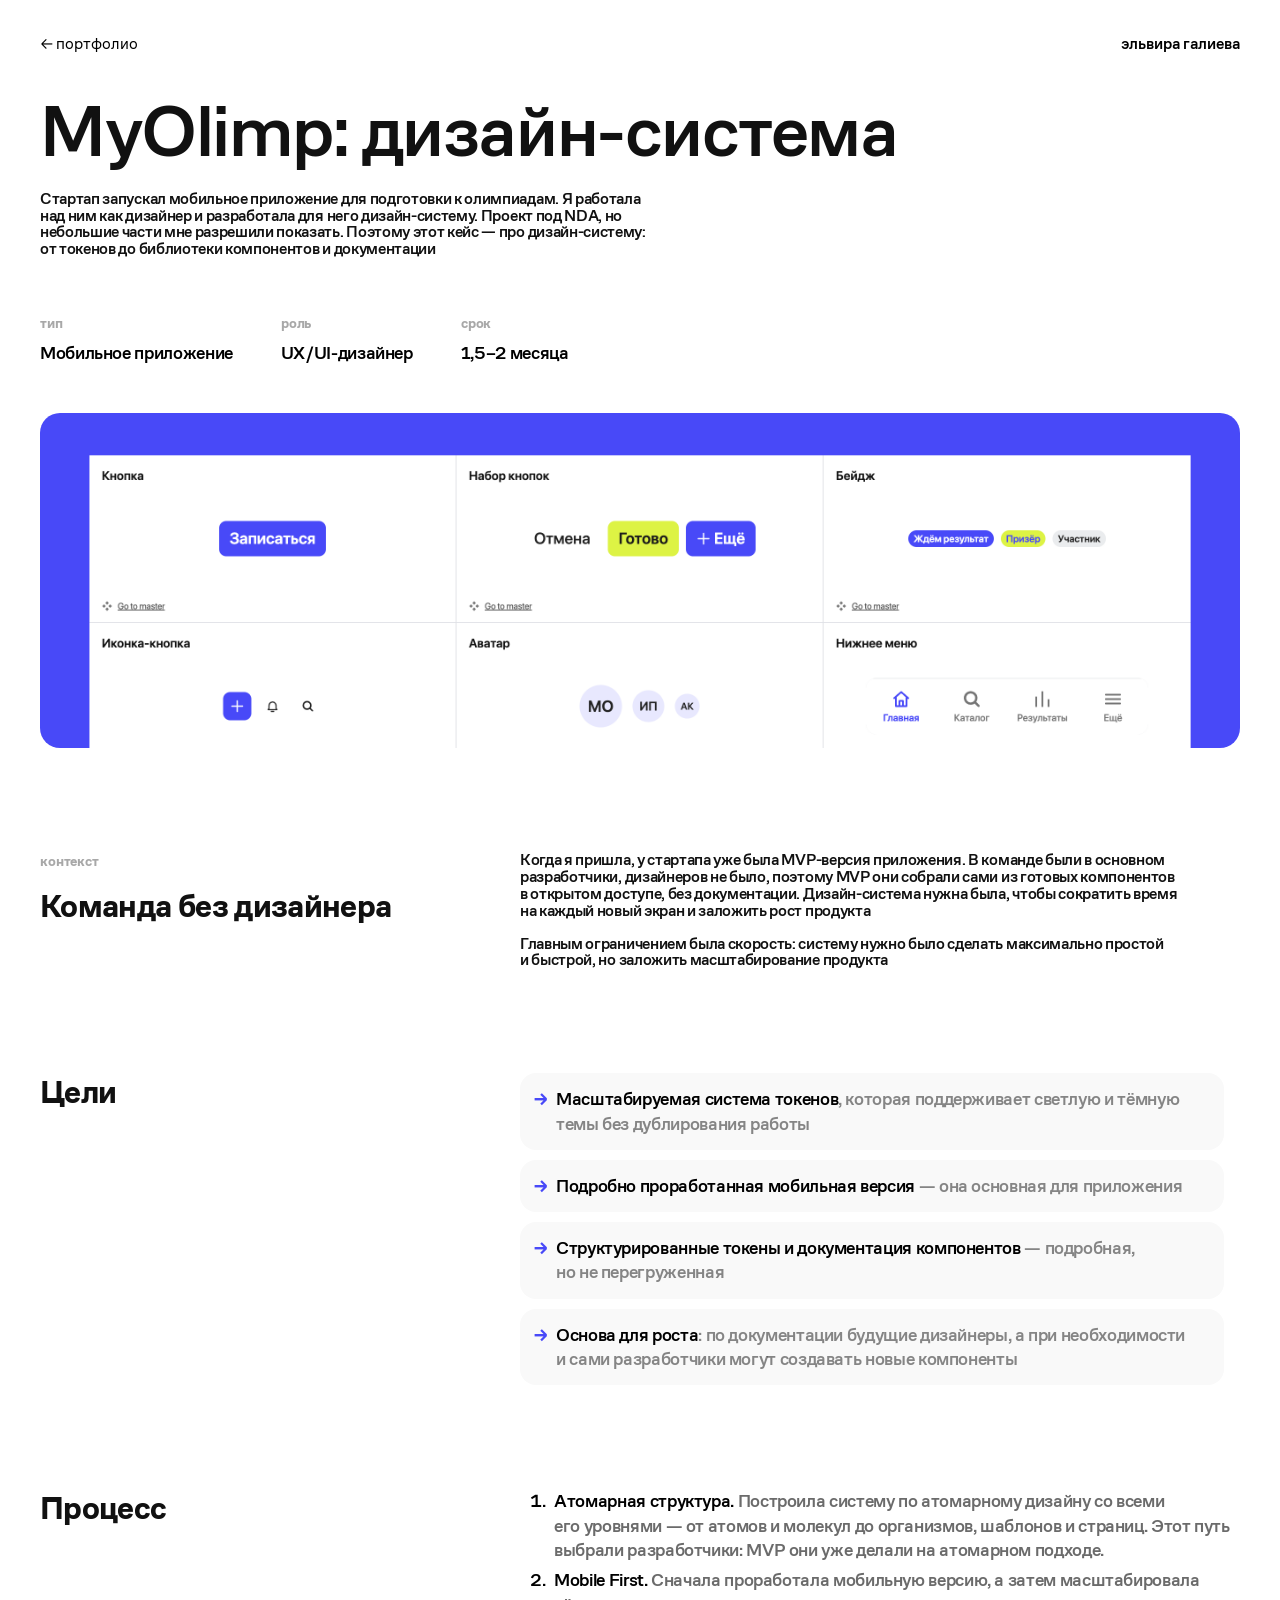
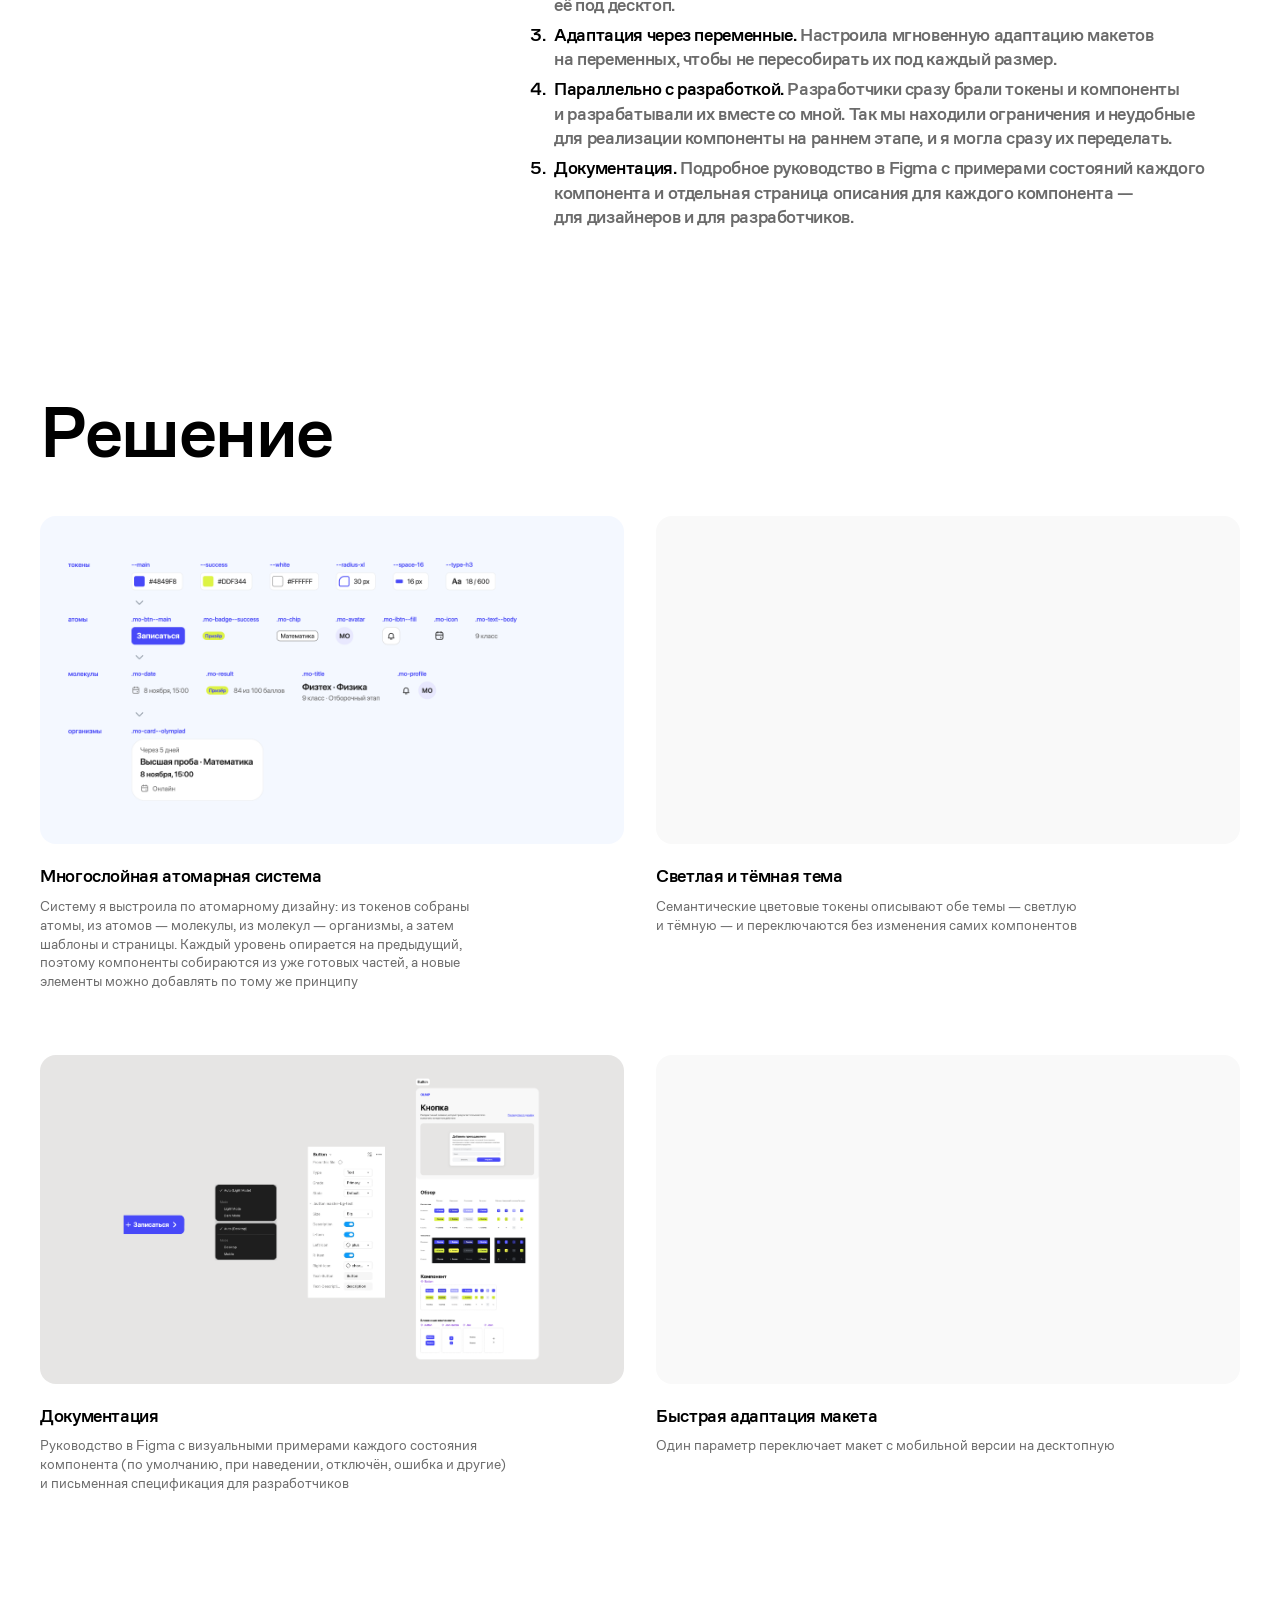
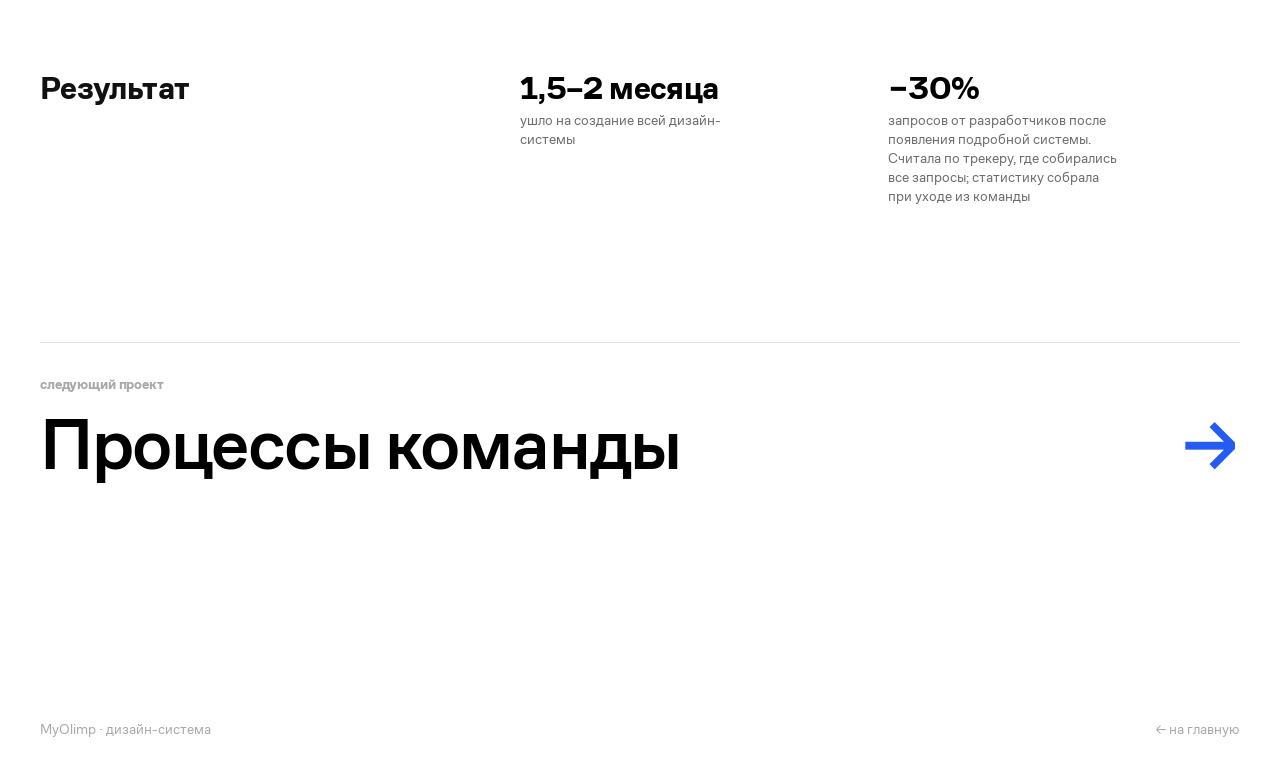
<file: case-myolimp.html>
<!doctype html>
<html lang="ru">
  <head>
    <meta charset="utf-8" />
    <meta name="viewport" content="width=device-width, initial-scale=1" />
    <title>MyOlimp — Эльвира Галиева</title>
    <meta
      name="description"
      content="Кейс MyOlimp: дизайн-система мобильного приложения для подготовки к олимпиадам — UI-kit, гайдлайны и документация."
    />
    <link rel="icon" type="image/png" href="images/favicon.png" />
    <link rel="preconnect" href="https://fonts.googleapis.com" />
    <link rel="preconnect" href="https://fonts.gstatic.com" crossorigin />
    <link
      href="https://fonts.googleapis.com/css2?family=Inter:wght@400;500;600;700&display=swap"
      rel="stylesheet"
    />
    <link rel="stylesheet" href="style.css" />
    <style>
      /* =========================================================
       Доп. стили только для страницы кейса MyOlimp.
       Компоненты те же, что в кейсе «Сайты для застройщиков»:
       топбар, hero, сетка глав (.section-grid), goals, steps.
       Новое: широкий кадр (.shot) — картинка на всю сетку.
       ========================================================= */
      :root {
        --case-accent: #4849f8;
      }
      .case-topbar {
        position: fixed;
        top: 0;
        left: 0;
        right: 0;
        z-index: 40;
        display: flex;
        justify-content: space-between;
        align-items: center;
        padding-top: 33px;
        padding-bottom: 12px;
        color: #fff;
        mix-blend-mode: difference;
        pointer-events: none;
      }
      .case-topbar__back {
        color: inherit;
        pointer-events: auto;
        transition: opacity 0.15s;
      }
      .case-topbar__back:hover {
        color: inherit;
        opacity: 0.55;
      }
      .case-topbar__name {
        text-transform: lowercase;
        font-weight: var(--text-w-medium);
        color: inherit;
        pointer-events: auto;
      }

      .case-hero {
        padding-top: 96px;
      }
      .case-hero__title {
        max-width: none;
      }
      .case-hero__intro {
        margin-top: 24px;
        max-width: 640px;
        color: var(--text);
      }
      .case-meta {
        display: flex;
        flex-wrap: wrap;
        gap: 48px;
        margin-top: 56px;
      }
      .case-meta__item .label {
        margin-bottom: 8px;
      }
      .case-meta__item .value {
        font-size: var(--h4-size);
        line-height: var(--h4-lh);
        font-weight: var(--h4-w);
        letter-spacing: var(--h4-ls);
        color: var(--black);
      }
      a.value:hover {
        color: var(--case-accent);
      }

      .section-grid {
        display: grid;
        grid-template-columns: 360px 1fr;
        gap: 16px 120px;
        padding-top: 104px;
      }
      .section-grid .side h2 {
        margin-top: 0;
      }
      .section-grid .body p {
        color: var(--text);
        max-width: 62ch;
        margin-bottom: 16px;
      }
      .section-grid .body p:last-child {
        margin-bottom: 0;
      }

      .steps {
        margin: 0;
        padding: 0 0 0 1.6em;
        max-width: 64ch;
        color: var(--gray);
        display: flex;
        flex-direction: column;
        gap: 6px;
        font-size: var(--h4-size);
        line-height: var(--h4-lh);
        font-weight: var(--h4-w);
        letter-spacing: var(--h4-ls);
      }
      .steps li {
        padding-left: 0.3em;
      }
      .steps li::marker {
        color: var(--black);
        font-variant-numeric: tabular-nums;
      }
      .steps strong {
        color: var(--black);
        font-weight: var(--h4-w);
      }

      ul.goals {
        list-style: none;
        margin: 0;
        padding: 0;
        display: flex;
        flex-direction: column;
        gap: 10px;
        max-width: 64ch;
      }
      ul.goals li {
        position: relative;
        display: block;
        padding: 14px 16px 14px 36px;
        background: var(--row-bg);
        border-radius: var(--r-m);
        color: rgba(17, 17, 17, 0.5);
        font-size: var(--h4-size);
        line-height: var(--h4-lh);
        font-weight: var(--h4-w);
        letter-spacing: var(--h4-ls);
      }
      ul.goals li::before {
        content: '→';
        position: absolute;
        left: 14px;
        top: 14px;
        color: var(--case-accent);
        font-weight: 700;
      }
      ul.goals li strong {
        font-weight: var(--text-w-medium);
        color: var(--black);
      }

      /* ---------- широкий кадр: картинка на всю сетку ---------- */
      .shot {
        margin: 0;
        padding-top: 48px;
      }
      .shot--first {
        padding-top: 56px;
      }
      .shot img {
        display: block;
        width: 100%;
        height: auto;
        border-radius: var(--r-l);
        background: var(--placeholder);
      }
      .shot--line img {
        border: 1px solid #e2e2e2;
      }
      .shot__cap {
        margin-top: 16px;
        color: var(--black);
        max-width: 64ch;
      }
      /* видео-скринкаст: пропорции 16:9, без элементов управления */
      .video {
        position: relative;
        aspect-ratio: 16 / 9;
        overflow: hidden;
        border-radius: var(--r-l);
        background: var(--placeholder);
      }
      .video iframe {
        position: absolute;
        inset: 0;
        width: 100%;
        height: 100%;
        border: 0;
        pointer-events: none;
      }
      .video--wide {
        aspect-ratio: 1280 / 556;
      }
      /* два кадра в ряд */
      .shots-2 {
        display: grid;
        grid-template-columns: repeat(2, minmax(0, 1fr));
        gap: 16px;
        padding-top: 16px;
      }
      .shots-2 .shot {
        padding-top: 0;
      }
      /* карта переходов: длинная картинка, не растягиваем на всю ширину */
      .shot--flow img {
        border: 1px solid #e2e2e2;
      }

      @media (max-width: 900px) {
        .section-grid {
          grid-template-columns: 1fr;
          gap: 14px;
          padding-top: 72px;
        }
        .case-meta {
          gap: 28px;
        }
        .shots-2 {
          grid-template-columns: 1fr;
        }
      }

      /* ---------- серый плейсхолдер под визуал (как в кейсе №1) ---------- */
      .visual-ph {
        background: var(--placeholder);
        border-radius: var(--r-m);
        display: flex;
        flex-direction: column;
        align-items: center;
        justify-content: center;
        gap: 4px;
        text-align: center;
        padding: 28px;
        color: #9a9a9a;
        font-size: var(--small-size);
        line-height: var(--small-lh);
        font-weight: var(--text-w);
        letter-spacing: 0;
      }
      .visual-ph b {
        color: #7a7a7a;
        font-weight: var(--text-w-medium);
        font-size: var(--normal-size);
        line-height: var(--normal-lh);
      }
      .visual-ph.hero {
        min-height: 380px;
        border-radius: var(--r-l);
        margin-top: 48px;
      }
      .visual-ph.shotph {
        min-height: 320px;
        border-radius: var(--r-l);
      }
      .shots-ph {
        padding-top: 48px;
      }

      /* ---------- результат: цифры ---------- */
      .numbers {
        display: grid;
        grid-template-columns: repeat(2, minmax(0, 1fr));
        gap: 32px;
        max-width: 64ch;
      }
      .numbers .stat__cap {
        max-width: 26ch;
      }
      .stat-note {
        margin-top: 32px;
        color: var(--gray);
        font-size: var(--small-size);
        line-height: var(--small-lh);
        font-weight: var(--text-w);
        letter-spacing: 0;
        max-width: 64ch;
      }
      h3.sub {
        margin: 0 0 8px;
        color: var(--black);
      }
      .sub-block + .sub-block {
        margin-top: 32px;
      }
      .sub-block p {
        color: var(--text);
        max-width: 62ch;
        margin: 0;
      }
      @media (max-width: 900px) {
        .numbers {
          grid-template-columns: 1fr;
        }
      }

      /* ---------- решение: тёмный блок с четырьмя карточками (как в референсе) ---------- */
      .solution {
        margin-top: 104px;
        padding: 64px 0 72px;
        background: var(--white);
        color: var(--black);
      }
      .solution__title {
        font-size: var(--h1-size);
        line-height: var(--h1-lh);
        font-weight: var(--h1-w);
        letter-spacing: var(--h1-ls);
        color: var(--black);
      }
      .solution__grid {
        display: grid;
        grid-template-columns: repeat(2, minmax(0, 1fr));
        gap: 64px 32px;
        margin-top: 48px;
      }
      .solution__item {
        margin: 0;
      }
      .solution__media {
        display: flex;
        flex-direction: column;
        align-items: center;
        justify-content: center;
        gap: 4px;
        aspect-ratio: 16 / 9;
        padding: 28px;
        text-align: center;
        border-radius: var(--r-m);
        background: var(--placeholder);
        color: #9a9a9a;
        font-size: var(--small-size);
        line-height: var(--small-lh);
        font-weight: var(--text-w);
        letter-spacing: 0;
      }
      .hero-img {
        display: block;
        width: 100%;
        height: auto;
        margin-top: 48px;
        border-radius: var(--r-l);
      }
      @media (max-width: 900px) {
        .hero-img {
          aspect-ratio: 4 / 3;
          object-fit: cover;
          object-position: left top;
          margin-top: 32px;
        }
      }
      .solution__media--filled {
        padding: 0;
        overflow: hidden;
        background: var(--row-bg);
      }
      .solution__media--filled img,
      .solution__media--filled video {
        display: block;
        width: 100%;
        height: 100%;
        object-fit: cover;
      }
      .solution__media b {
        color: #7a7a7a;
        font-weight: var(--text-w-medium);
        font-size: var(--normal-size);
        line-height: var(--normal-lh);
      }
      .solution__name {
        margin: 20px 0 0;
        font-size: var(--h4-size);
        line-height: var(--h4-lh);
        font-weight: var(--h4-w);
        letter-spacing: var(--h4-ls);
        color: var(--black);
      }
      .solution__desc {
        margin: 8px 0 0;
        max-width: 52ch;
        color: var(--gray);
        font-size: var(--small-size);
        line-height: var(--small-lh);
        font-weight: var(--text-w);
        letter-spacing: 0;
      }
      @media (max-width: 900px) {
        .solution {
          padding: 48px 0 56px;
        }
        .solution__grid {
          grid-template-columns: 1fr;
          gap: 40px;
        }
      }
    </style>
      <link rel="stylesheet" href="page-transition.css" />
    <script src="page-transition.js" defer></script>
  </head>
  <body>
    <header class="case-topbar wrap">
      <a class="case-topbar__back t-normal" href="index.html">← портфолио</a>
      <a class="case-topbar__name t-normal" href="index.html#contacts"
        >эльвира галиева</a
      >
    </header>

    <main>
      <!-- ============ HERO ============ -->
      <section class="case-hero wrap">
        <h1 class="t-h1 case-hero__title">
          MyOlimp: <span style="white-space: nowrap">дизайн-система</span>
        </h1>
        <p class="case-hero__intro">
          Стартап запускал мобильное приложение для подготовки к олимпиадам.
          Я работала над ним как дизайнер и разработала для него дизайн-систему.
          Проект под NDA, но небольшие части мне разрешили показать. Поэтому
          этот кейс — про дизайн-систему: от токенов до библиотеки компонентов и
          документации
        </p>
        <div class="case-meta">
          <div class="case-meta__item">
            <p class="label">Тип</p>
            <p class="value">Мобильное приложение</p>
          </div>
          <div class="case-meta__item">
            <p class="label">Роль</p>
            <p class="value">UX/UI-дизайнер</p>
          </div>
          <div class="case-meta__item">
            <p class="label">Срок</p>
            <p class="value">1,5–2 месяца</p>
          </div>
        </div>
        <img
          class="hero-img"
          src="images/case-olimp/hero.png"
          width="2720"
          height="760"
          alt="Библиотека компонентов дизайн-системы MyOlimp в Figma"
        />
      </section>

      <!-- ============ КОНТЕКСТ ============ -->
      <section class="section-grid wrap">
        <div class="side">
          <p class="label">Контекст</p>
          <h2 class="t-h2">Команда без дизайнера</h2>
        </div>
        <div class="body">
          <p>
            Когда я пришла, у стартапа уже была MVP-версия приложения. В команде
            были в основном разработчики, дизайнеров не было, поэтому MVP
            они собрали сами из готовых компонентов в открытом доступе,
            без документации. Дизайн-система нужна была, чтобы сократить время
            на каждый новый экран и заложить рост продукта
          </p>
          <p>
            Главным ограничением была скорость: систему нужно было сделать
            максимально простой и быстрой, но заложить масштабирование продукта
          </p>
        </div>
      </section>

      <!-- ============ ЦЕЛИ ============ -->
      <section class="section-grid wrap">
        <div class="side"><h2 class="t-h2">Цели</h2></div>
        <div class="body">
          <ul class="goals">
            <li>
              <strong>Масштабируемая система токенов</strong>, которая
              поддерживает светлую и тёмную темы без дублирования работы
            </li>
            <li>
              <strong>Подробно проработанная мобильная версия</strong> —
              она основная для приложения
            </li>
            <li>
              <strong
                >Структурированные токены и документация компонентов</strong
              > — подробная, но не перегруженная
            </li>
            <li>
              <strong>Основа для роста</strong>: по документации будущие
              дизайнеры, а при необходимости и сами разработчики могут создавать
              новые компоненты
            </li>
          </ul>
        </div>
      </section>

      <!-- ============ ПРОЦЕСС ============ -->
      <section class="section-grid wrap">
        <div class="side"><h2 class="t-h2">Процесс</h2></div>
        <div class="body">
          <ol class="steps">
            <li>
              <strong>Атомарная структура.</strong> Построила систему
              по атомарному дизайну со всеми его уровнями — от атомов и молекул
              до организмов, шаблонов и страниц. Этот путь выбрали разработчики:
              MVP они уже делали на атомарном подходе.
            </li>
            <li>
              <strong>Mobile First.</strong> Сначала проработала мобильную
              версию, а затем масштабировала её под десктоп.
            </li>
            <li>
              <strong>Адаптация через переменные.</strong> Настроила мгновенную
              адаптацию макетов на переменных, чтобы не пересобирать
              их под каждый размер.
            </li>
            <li>
              <strong>Параллельно с разработкой.</strong> Разработчики сразу
              брали токены и компоненты и разрабатывали их вместе со мной.
              Так мы находили ограничения и неудобные для реализации компоненты
              на раннем этапе, и я могла сразу их переделать.
            </li>
            <li>
              <strong>Документация.</strong> Подробное руководство в Figma
              с примерами состояний каждого компонента и отдельная страница
              описания для каждого компонента — для дизайнеров
              и для разработчиков.
            </li>
          </ol>
        </div>
      </section>

      <!-- ============ РЕШЕНИЕ ============ -->
      <section class="solution">
        <div class="wrap">
          <h2 class="solution__title">Решение</h2>
          <div class="solution__grid">
            <figure class="solution__item">
              <div class="solution__media solution__media--filled">
                <img
                  src="images/case-olimp/atomic.png"
                  width="2656"
                  height="1496"
                  loading="lazy"
                  alt="Токены, атомы, молекулы и организмы дизайн-системы"
                />
              </div>
              <h3 class="solution__name">Многослойная атомарная система</h3>
              <p class="solution__desc">
                Систему я выстроила по атомарному дизайну: из токенов собраны
                атомы, из атомов — молекулы, из молекул — организмы, а затем
                шаблоны и страницы. Каждый уровень опирается на предыдущий,
                поэтому компоненты собираются из уже готовых частей, а новые
                элементы можно добавлять по тому же принципу
              </p>
            </figure>
            <figure class="solution__item">
              <div class="solution__media solution__media--filled">
                <video
                  src="images/case-olimp/video-olimp.mp4"
                  autoplay
                  muted
                  loop
                  playsinline
                  preload="metadata"
                  aria-label="Экран приложения в тёмной теме"
                ></video>
              </div>
              <h3 class="solution__name">Светлая и тёмная тема</h3>
              <p class="solution__desc">
                Семантические цветовые токены описывают обе темы — светлую
                и тёмную — и переключаются без изменения самих компонентов
              </p>
            </figure>
            <figure class="solution__item">
              <div class="solution__media solution__media--filled">
                <img
                  src="images/case-olimp/docs.png"
                  width="2647"
                  height="1491"
                  loading="lazy"
                  alt="Настройки компонента и страница документации в Figma"
                />
              </div>
              <h3 class="solution__name">Документация</h3>
              <p class="solution__desc">
                Руководство в Figma с визуальными примерами каждого состояния
                компонента (по умолчанию, при наведении, отключён, ошибка
                и другие) и письменная спецификация для разработчиков
              </p>
            </figure>
            <figure class="solution__item">
              <div class="solution__media solution__media--filled">
                <video
                  src="images/case-olimp/video-1104.mp4"
                  autoplay
                  muted
                  loop
                  playsinline
                  preload="metadata"
                  aria-label="Адаптация экрана между десктопом и мобильной версией"
                ></video>
              </div>
              <h3 class="solution__name">Быстрая адаптация макета</h3>
              <p class="solution__desc">
                Один параметр переключает макет с мобильной версии
                на десктопную
              </p>
            </figure>
          </div>
        </div>
      </section>

      <!-- ============ РЕЗУЛЬТАТ ============ -->
      <section class="section-grid wrap">
        <div class="side"><h2 class="t-h2">Результат</h2></div>
        <div class="body">
          <div class="numbers">
            <div class="stat">
              <div class="stat__num t-h2">1,5–2 месяца</div>
              <div class="stat__cap">ушло на создание всей дизайн-системы</div>
            </div>
            <div class="stat">
              <div class="stat__num t-h2">−30%</div>
              <div class="stat__cap">
                запросов от разработчиков после появления подробной системы.
                Считала по трекеру, где собирались все запросы; статистику
                собрала при уходе из команды
              </div>
            </div>
          </div>
        </div>
      </section>

      <section class="case-next wrap">
        <a
          class="case-next__link"
          href="case-protsessy-komandy.html"
          style="--next-accent: #245bf3"
        >
          <p class="case-next__label label">следующий проект</p>
          <p class="case-next__title">
            <span>Процессы команды</span
            ><span class="case-next__arrow" aria-hidden="true">→</span>
          </p>
        </a>
      </section>

      <footer class="footer wrap">
        <span>MyOlimp · дизайн-система</span>
        <a class="t-small" href="index.html">← на главную</a>
      </footer>
    </main>
  </body>
</html>
</file>
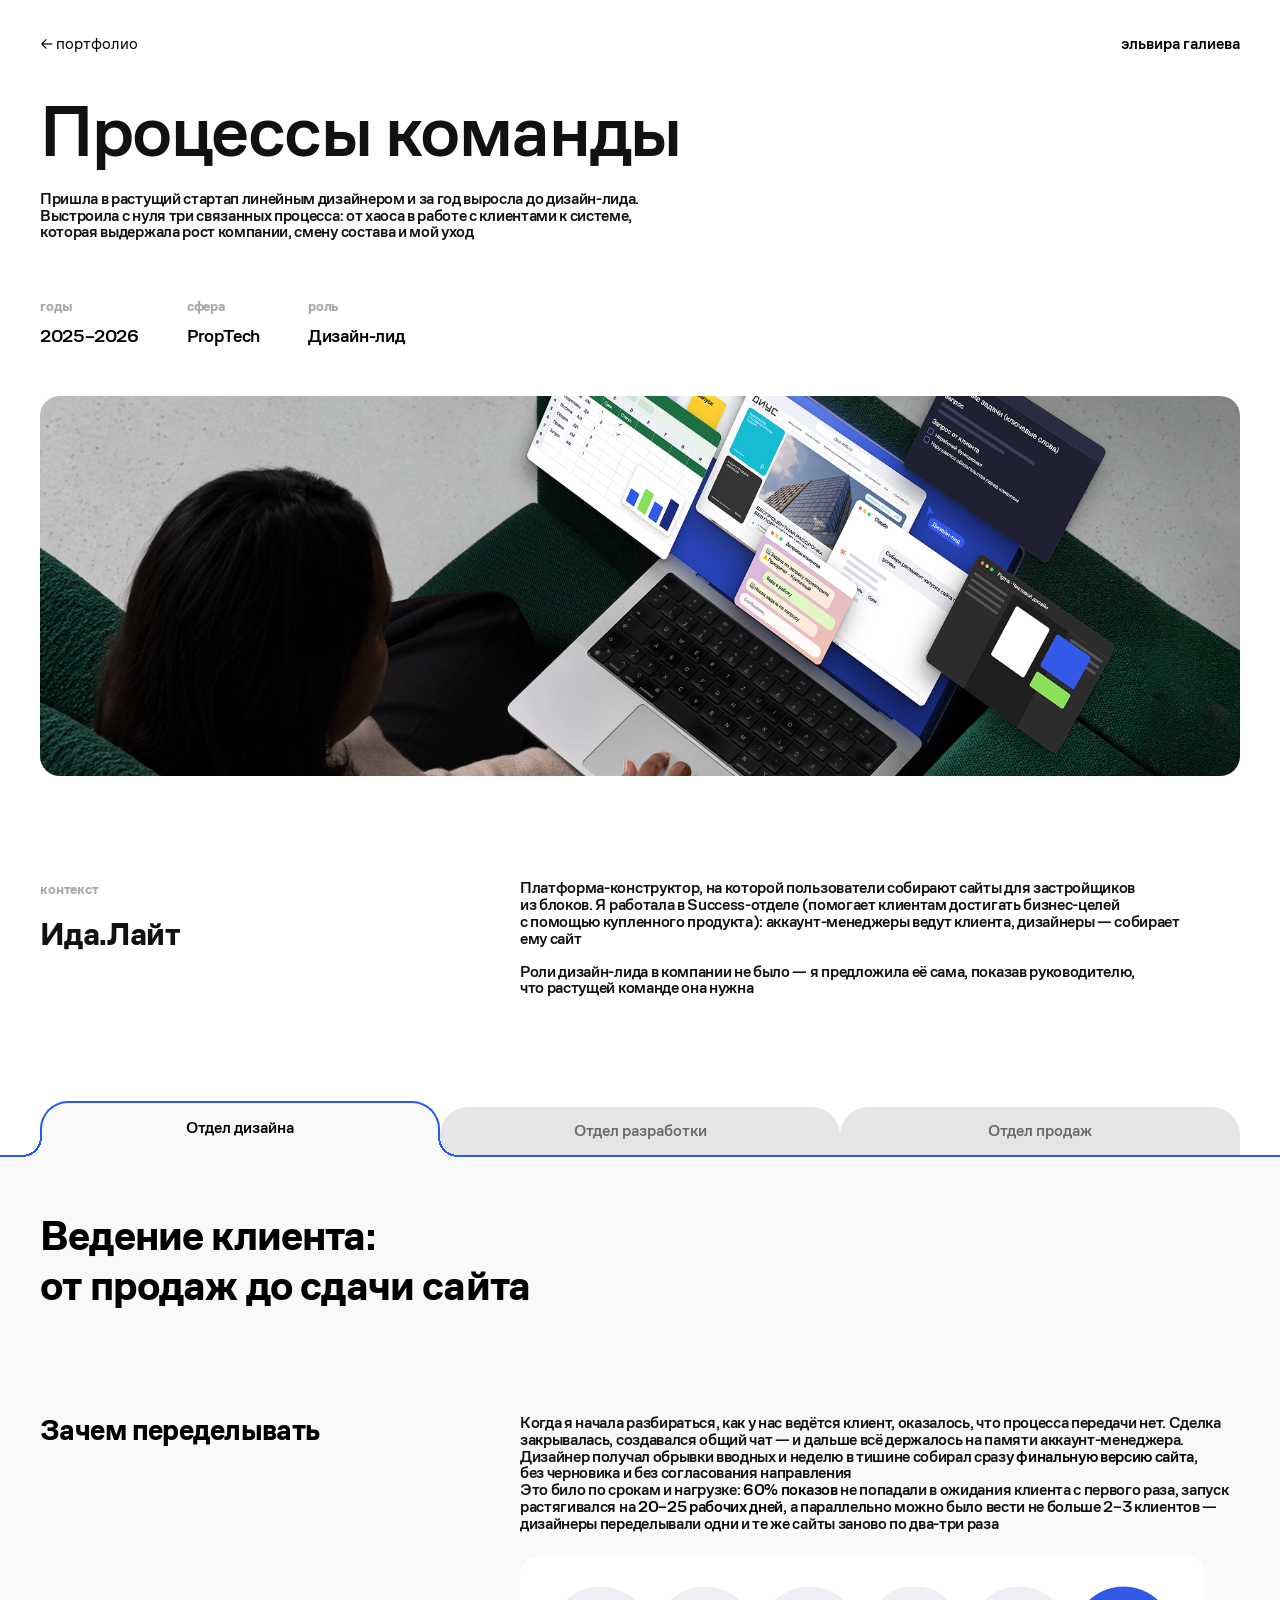
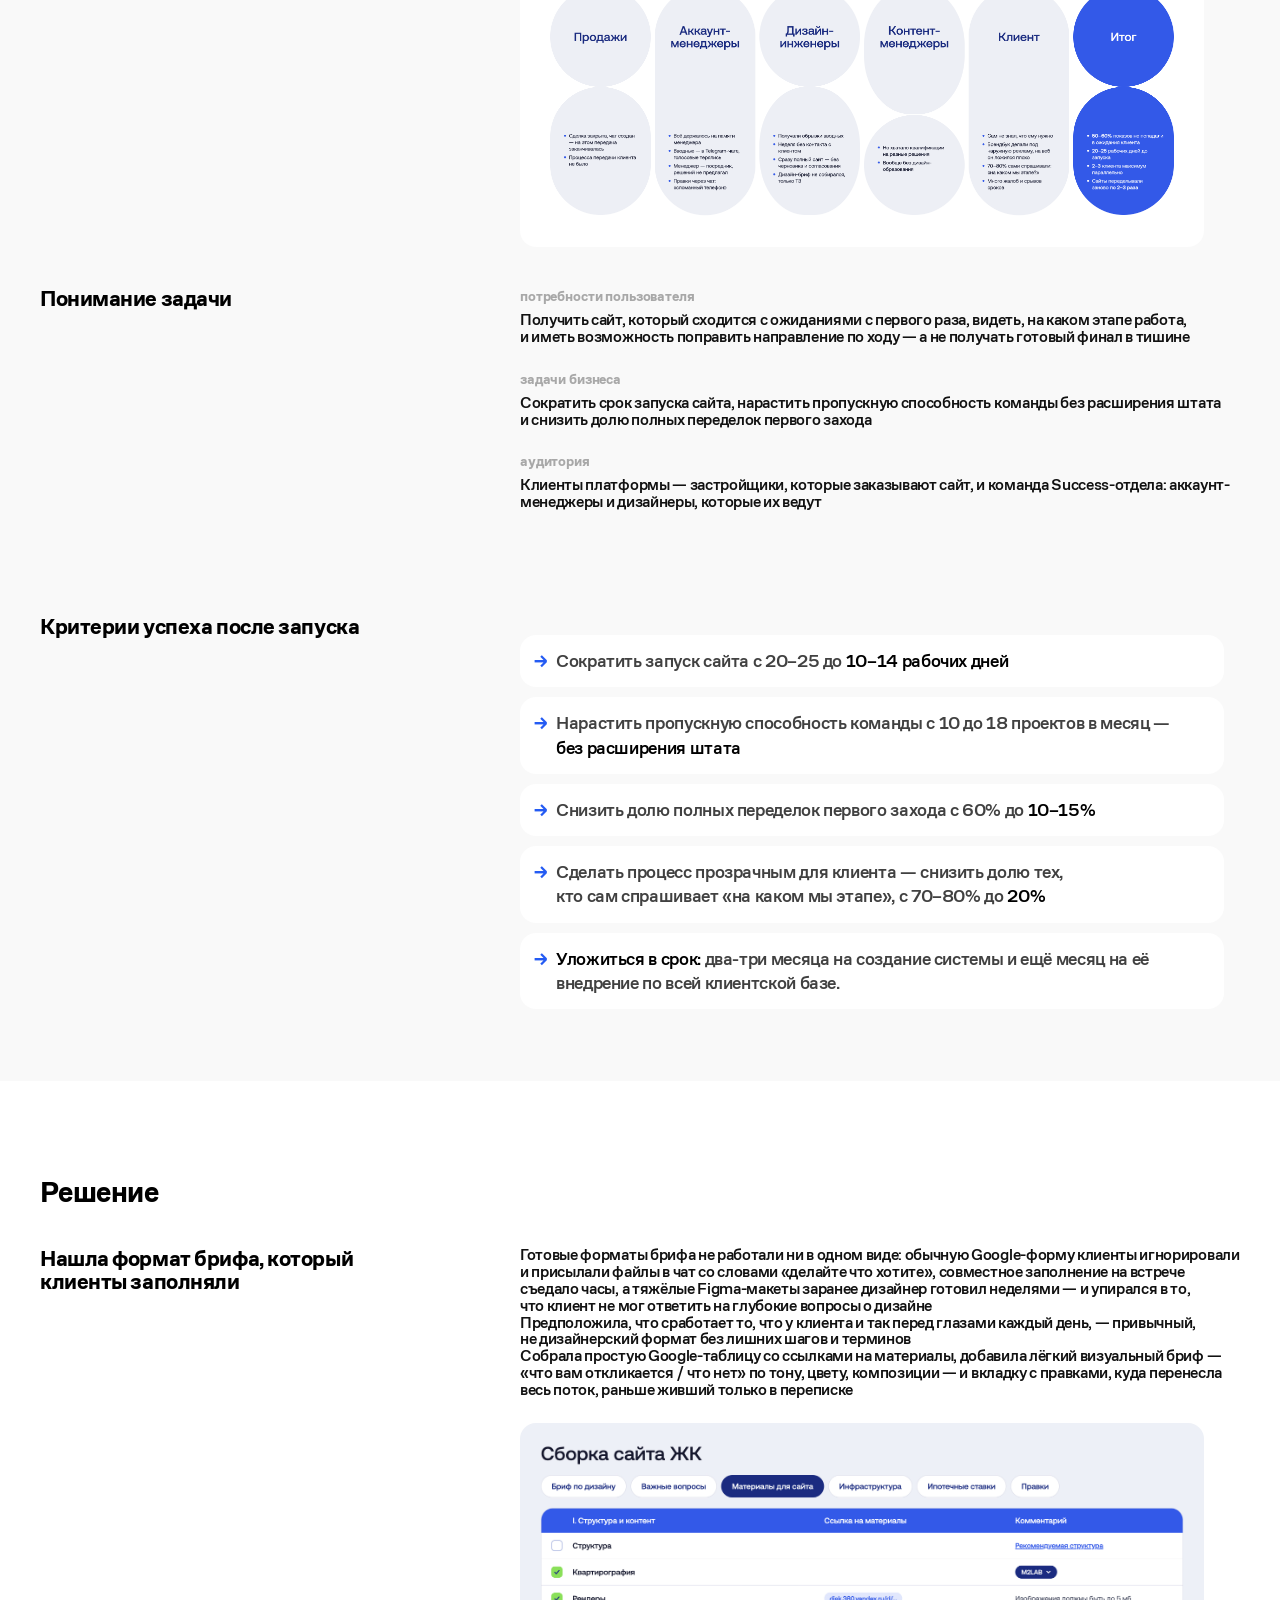
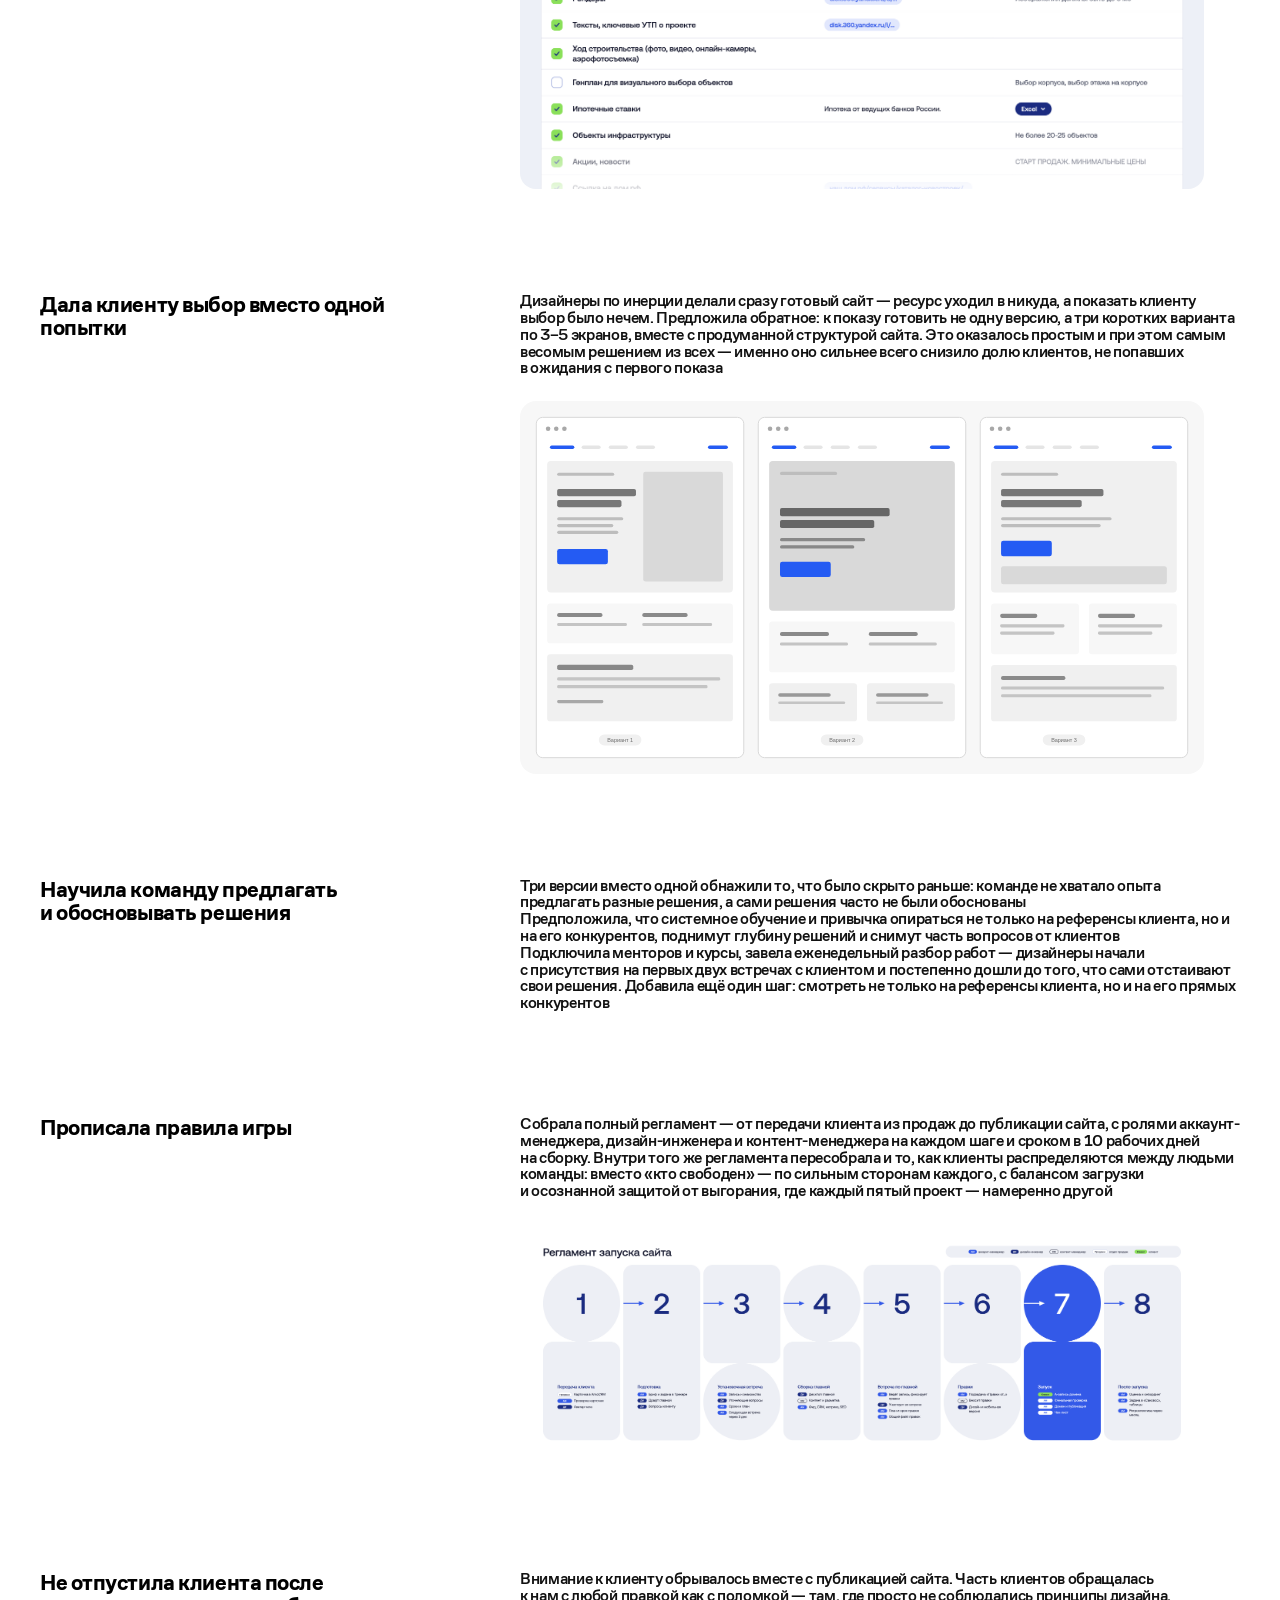
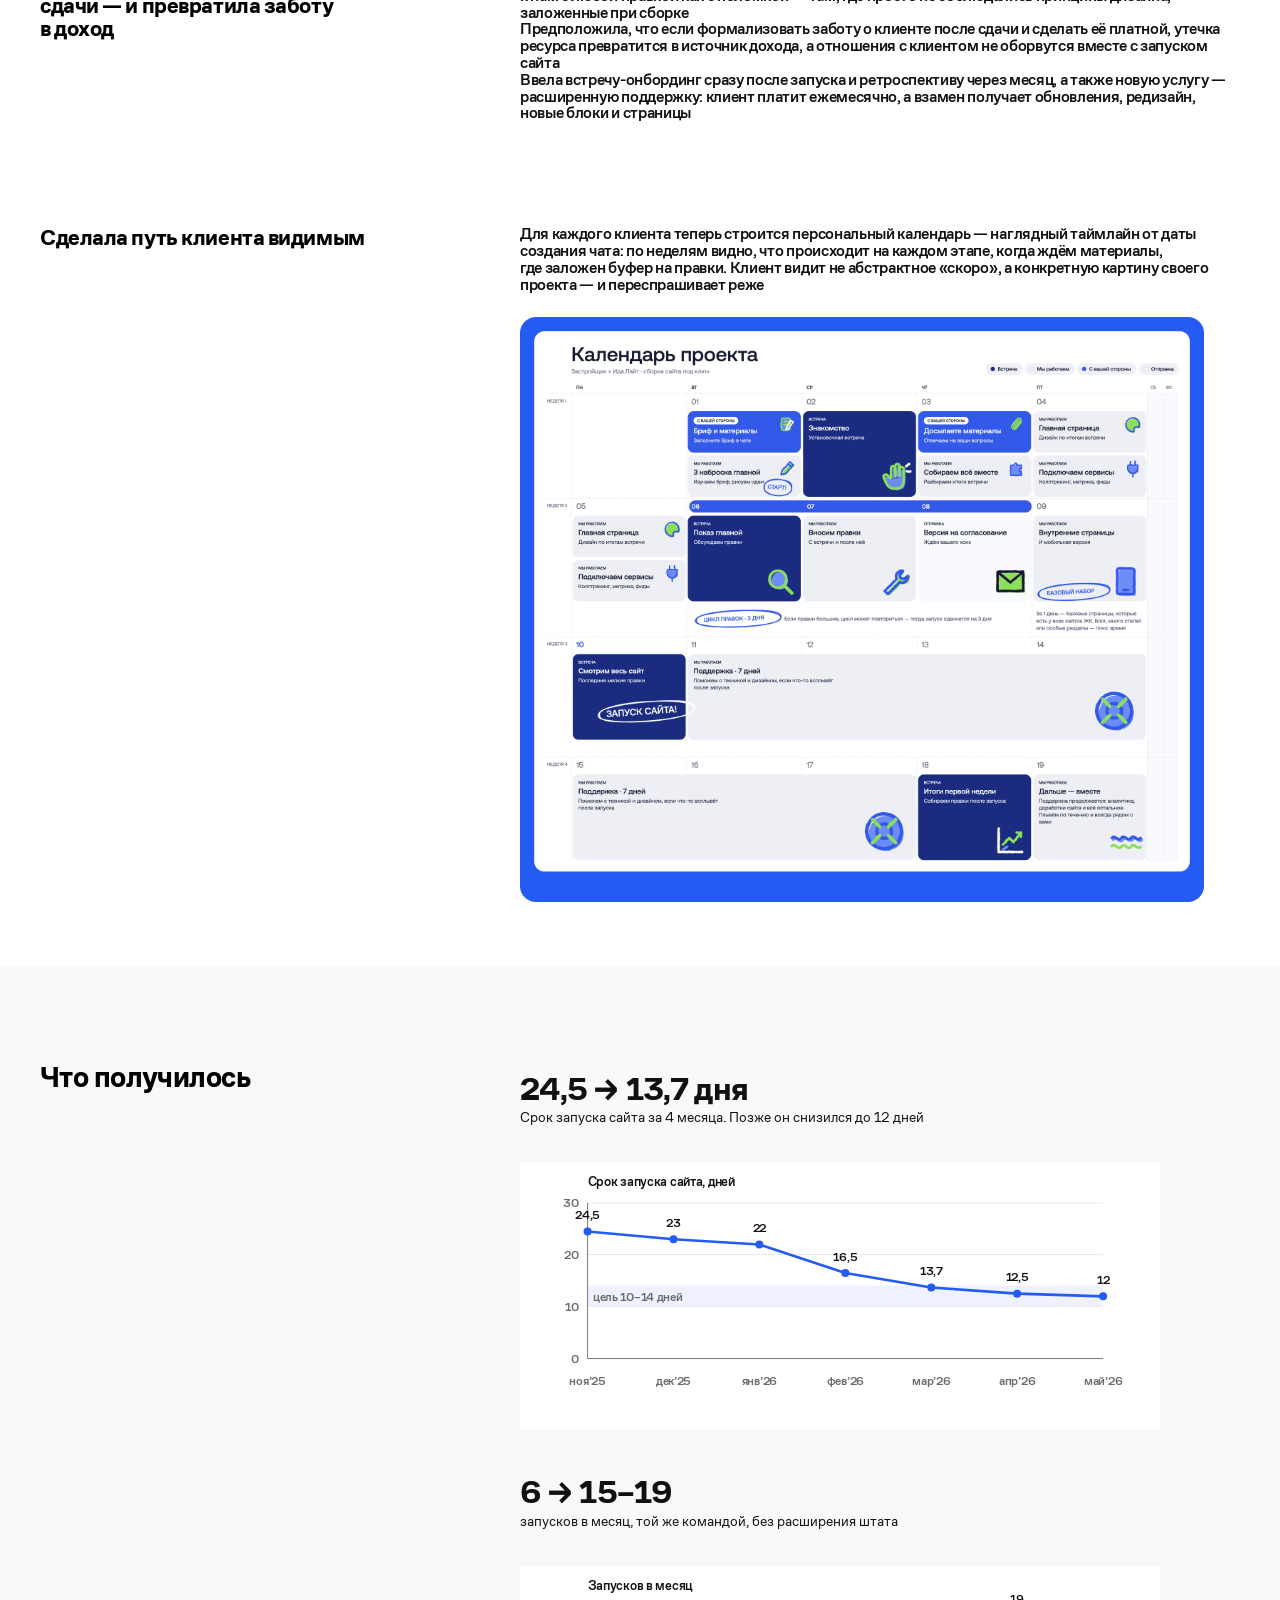
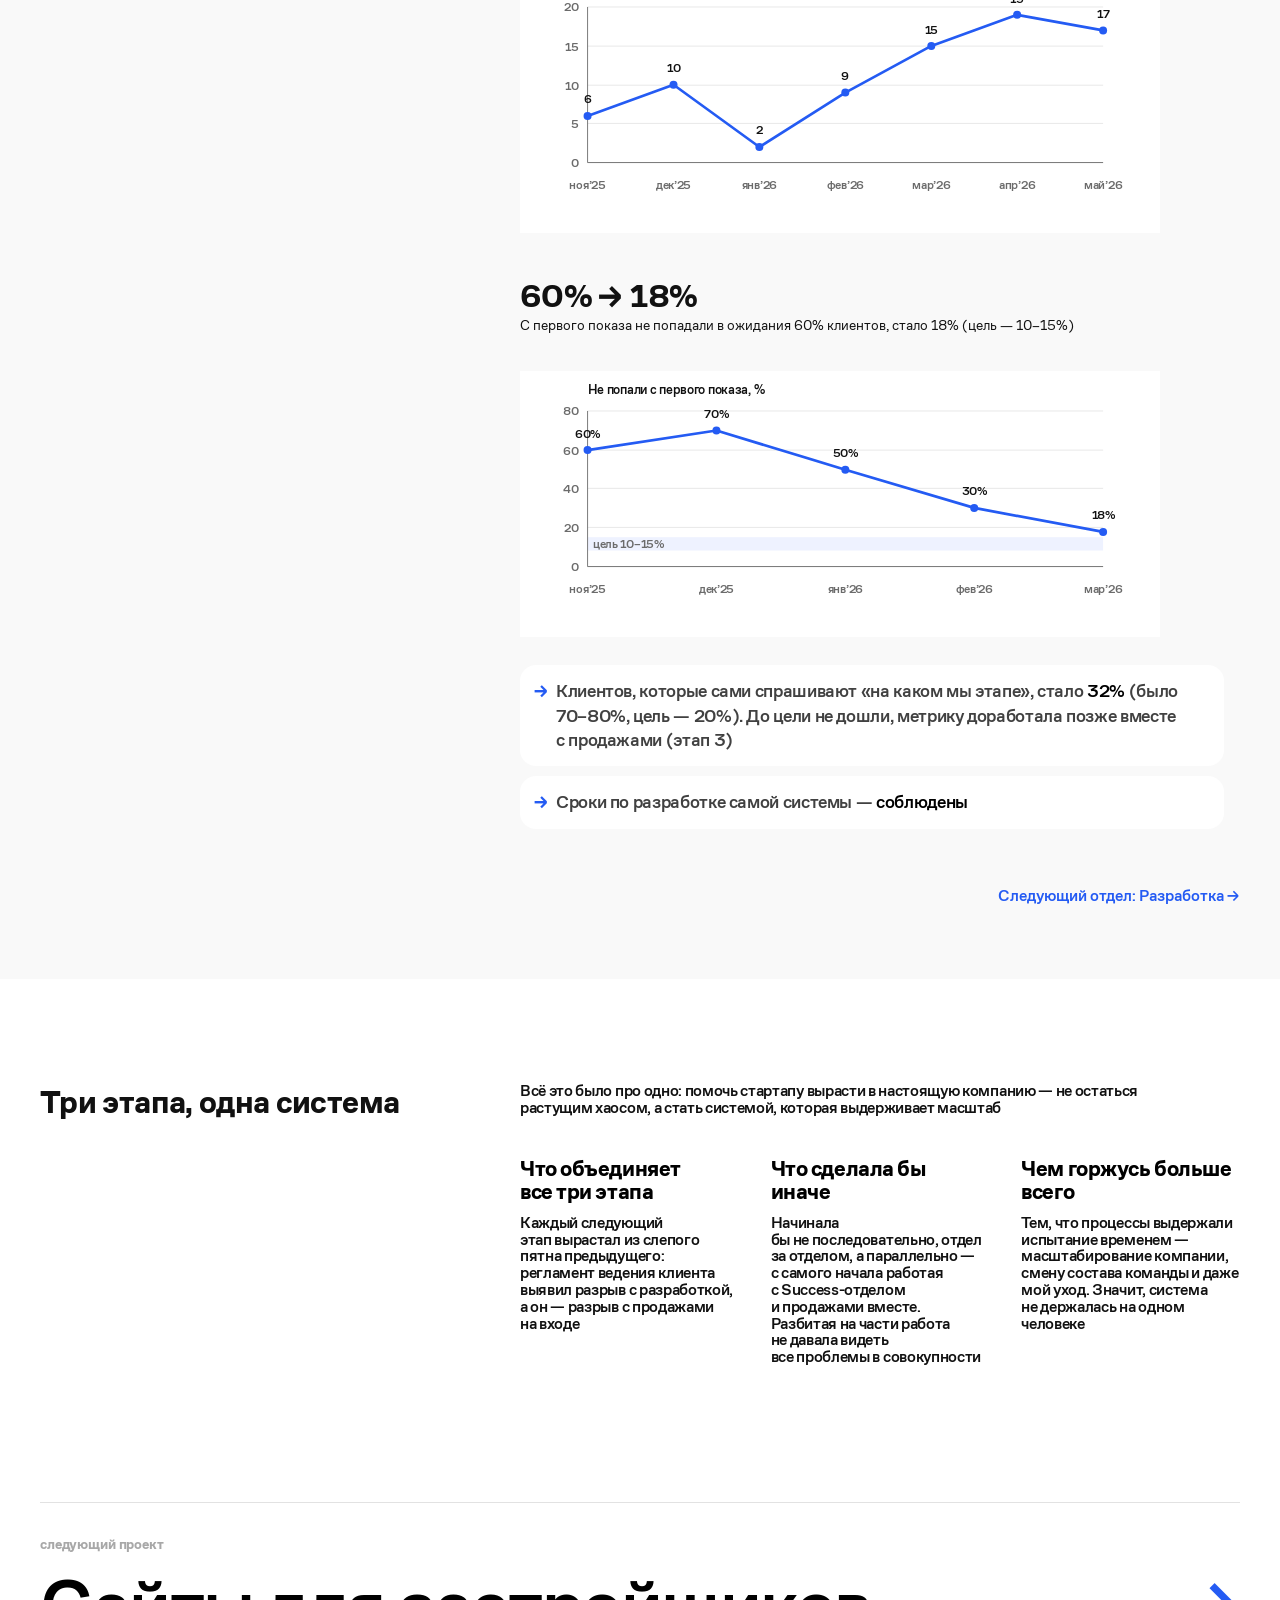
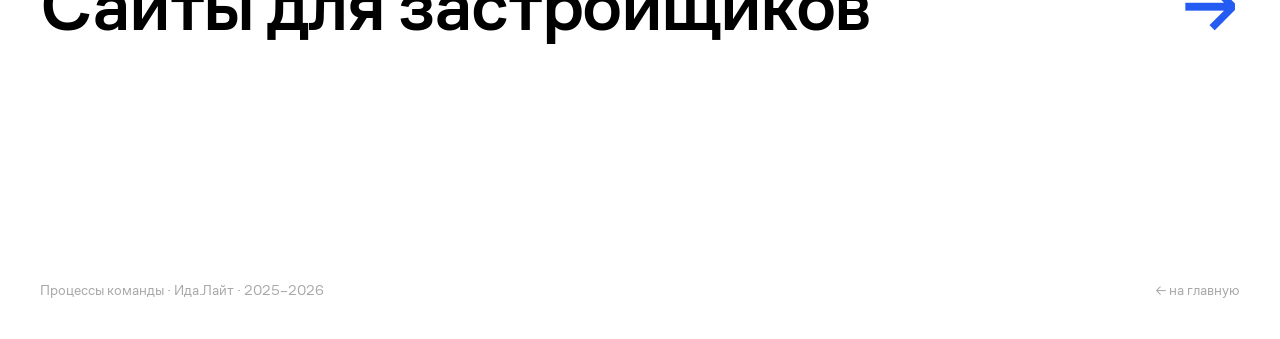
<file: case-protsessy-komandy.html>
<!doctype html>
<html lang="ru">
  <head>
    <meta charset="utf-8" />
    <meta name="viewport" content="width=device-width, initial-scale=1" />
    <title>Процессы команды — Эльвира Галиева</title>
    <meta
      name="description"
      content="Кейс «Процессы команды»: как за год я выстроила три связанных процесса — ведение клиента, фидбек в разработку и стык продаж с дизайном — в растущем стартапе Ида.Лайт."
    />
    <link rel="preconnect" href="https://fonts.googleapis.com" />
    <link rel="preconnect" href="https://fonts.gstatic.com" crossorigin />
    <link
      href="https://fonts.googleapis.com/css2?family=Inter:wght@400;500;600;700&display=swap"
      rel="stylesheet"
    />
    <link rel="icon" type="image/png" href="images/favicon.png" />
    <link rel="stylesheet" href="style.css" />
    <style>
      /* =========================================================
       Доп. стили только для страницы кейса «Процессы команды».
       Ничего не переопределяет — только новые компоненты поверх
       токенов и типографики из style.css.
       ========================================================= */

      /* акцентный цвет — только для этого кейса (на сайте --accent остаётся прежним) */
      :root {
        --case-accent: #245bf3;
      }

      /* кнопки по умолчанию не наследуют шрифт страницы (брали системный Arial) */
      button {
        font-family: inherit;
        letter-spacing: inherit;
      }

      /* ---------- шапка кейса ---------- */
      .case-topbar {
        position: fixed;
        top: 0;
        left: 0;
        right: 0;
        z-index: 40;
        display: flex;
        justify-content: space-between;
        align-items: center;
        padding-top: 33px;
        padding-bottom: 12px;
        color: #fff;
        mix-blend-mode: difference;
        pointer-events: none;
      }
      .case-topbar__back {
        color: inherit;
        pointer-events: auto;
        transition: opacity 0.15s;
      }
      .case-topbar__back:hover {
        color: inherit;
        opacity: 0.55;
      }
      .case-topbar__name {
        text-transform: lowercase;
        font-weight: var(--text-w-medium);
        color: inherit;
        pointer-events: auto;
      }

      /* ---------- заголовок кейса ----------
       Заголовок — ровно .t-h1 (та же переменная, что у имени на главной).
       Интро — обычный текст тела, тот же размер, что в «Контексте»
       (никакого своего размера не вводим). */
      .case-hero {
        padding-top: 96px;
      }
      .case-hero__eyebrow {
        color: var(--gray-label);
        margin-bottom: 20px;
      }
      .case-hero__title {
        max-width: 15ch;
      }
      .case-hero__intro {
        margin-top: 24px;
        max-width: 640px;
        color: var(--text);
      }
      .case-meta {
        display: flex;
        flex-wrap: wrap;
        gap: 48px;
        margin-top: 56px;
      }
      .case-meta__item .label {
        margin-bottom: 8px;
      }
      .case-meta__item .value {
        font-size: var(--h4-size);
        line-height: var(--h4-lh);
        font-weight: var(--h4-w);
        letter-spacing: var(--h4-ls);
        color: var(--black);
      }

      /* ---------- общий грид раздела (контекст, финал) ---------- */
      .section-grid {
        display: grid;
        grid-template-columns: 360px 1fr;
        gap: 16px 120px;
        padding-top: 104px;
      }
      .section-grid .side h2 {
        margin-top: 0;
      }
      .section-grid .body p {
        color: var(--text);
        max-width: 62ch;
        margin-bottom: 16px;
      }
      .section-grid .body p:last-child {
        margin-bottom: 0;
      }

      /* ---------- вкладки актов ----------
       Подложка активной вкладки (.tab-plate) — того же цвета, что и серая
       панель под ней; снизу у неё «ушки» с вогнутым скруглением, которые
       перетекают в панель. При смене вкладки подложка плавно переезжает
       под новую, остальные вкладки остаются на месте. Вкладки стоят
       в левом краю той же сетки .wrap, что и весь текст. */
      .tabs-row {
        --tab-w: calc((100% - var(--gutter) * 2) / 3);
        --tab-r: 28px;
        --ear: 18px;
        --tab-h: 54px;
        position: relative;
        z-index: 1;
        display: flex;
        align-items: stretch;
        height: var(--tab-h);
        margin: 104px auto 0;
        padding: 0 var(--gutter);
        max-width: calc(var(--max) + var(--gutter) * 2);
      }
      .tab-bgs {
        position: absolute;
        left: var(--gutter);
        right: var(--gutter);
        top: 6px;
        bottom: 0;
        display: flex;
      }
      .tab-bgs span {
        flex: 1;
        background: var(--placeholder);
        border-radius: var(--tab-r) var(--tab-r) 0 0;
      }
      .tab-plate {
        position: absolute;
        left: var(--gutter);
        top: 0;
        bottom: 0;
        width: var(--tab-w);
        background: var(--row-bg);
        border-radius: var(--tab-r) var(--tab-r) 0 0;
        transform: translateX(calc(var(--i, 0) * 100%));
        transition: transform 0.45s cubic-bezier(0.65, 0, 0.25, 1);
      }
      .tab-plate::before,
      .tab-plate::after {
        content: '';
        position: absolute;
        bottom: 0;
        width: var(--ear);
        height: var(--ear);
      }
      .tab-plate::before {
        right: 100%;
        background: radial-gradient(
          circle at 0 0,
          transparent calc(var(--ear) - 0.5px),
          var(--row-bg) var(--ear)
        );
      }
      .tab-plate::after {
        left: 100%;
        background: radial-gradient(
          circle at 100% 0,
          transparent calc(var(--ear) - 0.5px),
          var(--row-bg) var(--ear)
        );
      }
      /* акцентная обводка: линия по верху серой панели на всю ширину окна,
       на активной вкладке она поднимается по ушку, огибает вкладку и опускается обратно */
      .tabs-clip {
        overflow-x: clip;
      }
      /* обводка вкладки: стенки и верх, заканчиваются там, где начинается дуга ушка */
      .tab-stroke {
        position: absolute;
        left: 0;
        right: 0;
        top: 0;
        bottom: var(--ear);
        z-index: 1;
        pointer-events: none;
        border: 2px solid var(--case-accent);
        border-bottom: 0;
        border-radius: var(--tab-r) var(--tab-r) 0 0;
      }
      /* дуга ушка (то же скругление, что у подложки) + линия по верху панели до края окна */
      .tab-stroke i {
        position: absolute;
        top: 100%;
        width: calc(var(--ear) + 2px);
        height: calc(var(--ear) + 2px);
      }
      .tab-stroke i::after {
        content: '';
        position: absolute;
        bottom: 0;
        width: 100vw;
        height: 2px;
        background: var(--case-accent);
      }
      .tab-stroke i:first-child {
        right: 100%;
        background: radial-gradient(
          circle at 0 0,
          transparent var(--ear),
          var(--case-accent) var(--ear),
          var(--case-accent) calc(var(--ear) + 2px),
          transparent calc(var(--ear) + 2px)
        );
      }
      .tab-stroke i:first-child::after {
        right: 100%;
      }
      .tab-stroke i:last-child {
        left: 100%;
        background: radial-gradient(
          circle at 100% 0,
          transparent var(--ear),
          var(--case-accent) var(--ear),
          var(--case-accent) calc(var(--ear) + 2px),
          transparent calc(var(--ear) + 2px)
        );
      }
      .tab-stroke i:last-child::after {
        left: 100%;
      }
      .tab-btn {
        position: relative;
        z-index: 2;
        flex: 1 1 0;
        min-width: 0;
        display: flex;
        align-items: center;
        justify-content: center;
        text-align: center;
        padding: 6px 12px 0;
        border: none;
        background: none;
        color: var(--gray);
        font-weight: var(--text-w-medium);
        font-size: var(--normal-size);
        line-height: var(--normal-lh);
        letter-spacing: 0;
        cursor: pointer;
        transition:
          color 0.2s,
          padding 0.45s cubic-bezier(0.65, 0, 0.25, 1);
      }
      .tab-btn:hover {
        color: var(--black);
      }
      .tab-btn[aria-selected='true'] {
        color: var(--black);
        padding-top: 0;
      }
      #act-anchor {
        scroll-margin-top: 20px;
      }

      .tabs-band {
        position: relative;
        z-index: 0;
      }
      .intro-band {
        background: var(--row-bg);
      }
      .intro-card {
        padding-top: 48px;
        padding-bottom: 72px;
      }
      .results-card {
        padding-top: 96px;
        padding-bottom: 72px;
      }
      .results-card .chapter--major {
        padding-top: 0;
      }
      .solution {
        padding-top: 96px;
        padding-bottom: 64px;
      }
      /* крупные заголовки разделов: Зачем переделывать / Решение / Что получилось */
      /* как .about__text на главной: H3 × 1.3 */
      .chapter--major .side h3 {
        font-size: calc(var(--h3-size) * 1.3);
        line-height: 1.05;
        font-weight: var(--h3-w);
        letter-spacing: var(--h3-ls);
      }
      .chapter--major {
        padding-top: 136px;
      }
      .solution > .chapter--major:first-child {
        padding-top: 0;
      }
      .intro-card .act-head + .chapter--major {
        padding-top: 104px;
      }
      .chapter--major + .chapter {
        padding-top: 40px;
      }

      .act-head {
        padding-top: 8px;
      }
      .act-head h2 {
        font-size: calc(var(--h2-size) * 1.3);
        line-height: var(--h2-lh);
        font-weight: var(--h2-w);
        letter-spacing: var(--h2-ls);
        color: var(--black);
        max-width: 18ch;
      }

      /* ---------- «Понимание задачи»: подпись + текст столбиком внутри главы ---------- */
      .intro-list {
        display: flex;
        flex-direction: column;
        gap: 24px;
      }
      .chapter .text .intro-list .label {
        margin: 0 0 6px;
        color: var(--gray-label);
      }

      /* ---------- глава внутри акта (без номеров — прогресс сбоку) ---------- */
      .chapter {
        padding-top: 104px;
      }
      .chapter:first-of-type {
        padding-top: 0;
      }
      .chapter-grid {
        display: grid;
        grid-template-columns: 360px 1fr;
        gap: 16px 120px;
      }
      /* h3 не входит в базовый сброс (h1,h2,p{margin:0}) в style.css —
       обнуляем сами, иначе у заголовка главы «уезжает» верх. */
      .chapter h3 {
        margin: 0;
        color: var(--black);
      }
      .chapter .text p {
        color: var(--text);
        max-width: 66ch;
        margin-bottom: 0;
      }
      .chapter .text strong {
        font-weight: var(--text-w-medium);
        color: var(--black);
      }
      .hint {
        position: relative;
        display: inline-flex;
        align-items: center;
        justify-content: center;
        width: 10px;
        height: 10px;
        margin-left: 2px;
        vertical-align: baseline;
        top: -9px;
        border: 1px solid var(--gray-label);
        border-radius: 50%;
        color: var(--gray-label);
        font-size: 7px;
        line-height: 1;
        font-weight: var(--text-w-medium);
        cursor: help;
      }
      .hint:hover,
      .hint:focus-visible {
        color: var(--black);
        border-color: var(--black);
        outline: none;
      }
      .hint__text {
        position: absolute;
        right: -8px;
        bottom: calc(100% + 10px);
        z-index: 5;
        width: 260px;
        padding: 10px 12px;
        background: var(--white);
        border: 1px solid #e2e2e2;
        border-radius: var(--r-m);
        box-shadow: 0 8px 24px rgba(0, 0, 0, 0.08);
        color: var(--text);
        text-align: left;
        font-size: var(--small-size);
        line-height: var(--small-lh);
        font-weight: var(--text-w);
        letter-spacing: 0;
        opacity: 0;
        transform: translateY(4px);
        pointer-events: none;
        transition:
          opacity 0.15s,
          transform 0.15s;
      }
      .hint:hover .hint__text,
      .hint:focus-visible .hint__text,
      .hint:focus .hint__text {
        opacity: 1;
        transform: none;
      }

      ul.goals {
        list-style: none;
        margin: 20px 0 0;
        padding: 0;
        display: flex;
        flex-direction: column;
        gap: 10px;
        max-width: 64ch;
      }
      ul.goals li {
        /* display:block, не flex — иначе текст с <strong> внутри разбивается
         на отдельные flex-item'ы и переносится вразнобой (была графическая
         ошибка). Стрелка — через padding-left + абсолютный ::before. */
        position: relative;
        display: block;
        padding: 14px 16px 14px 36px;
        background: var(--white);
        border-radius: var(--r-m);
        color: rgba(17, 17, 17, 0.8);
        font-size: var(--h4-size);
        line-height: var(--h4-lh);
        font-weight: var(--h4-w);
        letter-spacing: var(--h4-ls);
      }
      ul.goals li::before {
        content: '→';
        position: absolute;
        left: 14px;
        top: 14px;
        color: var(--case-accent);
        font-weight: 700;
      }
      ul.goals li strong {
        font-weight: var(--text-w-medium);
        color: var(--black);
      }

      /* ---------- плейсхолдер под визуал: серый блок + подпись ---------- */
      .visual-ph {
        margin-top: 24px;
        width: 95%;
        max-width: none;
        min-height: 150px;
        background: var(--placeholder);
        border-radius: var(--r-m);
        display: flex;
        flex-direction: column;
        align-items: center;
        justify-content: center;
        gap: 4px;
        text-align: center;
        padding: 28px;
        color: #9a9a9a;
        font-size: var(--small-size);
        line-height: var(--small-lh);
        font-weight: var(--text-w);
        letter-spacing: 0;
      }
      .visual-ph--compact {
        max-width: 720px;
      }
      .visual-ph b {
        color: #7a7a7a;
        font-weight: var(--text-w-medium);
        font-size: var(--normal-size);
        line-height: var(--normal-lh);
      }
      .visual-ph.key {
        background: var(--white);
        border: 1.5px dashed var(--case-accent);
        color: var(--gray);
      }
      .visual-ph.key b {
        color: var(--case-accent);
      }
      .visual-ph.hero {
        width: 100%;
        min-height: 380px;
        max-width: none;
        border-radius: var(--r-l);
        margin-top: 48px;
      }
      .visual-ph.illustration {
        min-height: 0;
        padding: 0;
        overflow: hidden;
        background: var(--white);
      }
      .image-expand {
        display: block;
        width: 100%;
        padding: 0;
        border: 0;
        background: none;
        cursor: zoom-in;
      }
      .visual-ph.illustration img {
        display: block;
        width: 100%;
        height: auto;
      }
      .visual-ph.hero.illustration {
        height: 380px;
        min-height: 380px;
      }
      .visual-ph.hero.illustration .image-expand,
      .visual-ph.hero.illustration img {
        height: 100%;
      }
      .visual-ph.hero.illustration img {
        object-fit: cover;
      }
      .image-expand:focus-visible {
        outline: 2px solid var(--case-accent);
        outline-offset: 4px;
      }
      .expand-cursor {
        position: fixed;
        left: 0;
        top: 0;
        z-index: 40;
        width: 48px;
        height: 48px;
        margin: -24px 0 0 -24px;
        display: flex;
        align-items: center;
        justify-content: center;
        border-radius: 50%;
        background: var(--case-accent);
        color: var(--white);
        pointer-events: none;
        opacity: 0;
        transform: scale(0.4);
        transition:
          opacity 0.2s ease,
          transform 0.3s cubic-bezier(0.22, 1, 0.36, 1);
      }
      .expand-cursor.is-on {
        opacity: 1;
        transform: scale(1);
      }
      .expand-cursor svg {
        display: block;
        width: 22px;
        height: 22px;
      }
      @media (hover: hover) and (pointer: fine) {
        .image-expand {
          cursor: none;
        }
      }
      @media (hover: none), (pointer: coarse) {
        .expand-cursor {
          display: none;
        }
      }
      .image-modal {
        position: fixed;
        inset: 0;
        z-index: 100;
        display: flex;
        flex-direction: column;
        background: rgba(0, 0, 0, 0.72);
        opacity: 0;
        visibility: hidden;
        transition:
          opacity 0.25s ease,
          visibility 0s linear 0.25s;
      }
      .image-modal.is-open {
        opacity: 1;
        visibility: visible;
        transition: opacity 0.25s ease;
      }
      .image-modal__bar {
        display: flex;
        justify-content: space-between;
        align-items: center;
        gap: 16px;
        padding: 16px var(--gutter);
        background: var(--white);
        color: var(--black);
      }
      .image-modal__close {
        border: 0;
        border-radius: var(--r-s);
        padding: 8px 16px;
        background: var(--tag-bg);
        color: var(--black);
        font: inherit;
        cursor: pointer;
      }
      .image-modal__close:hover {
        background: var(--placeholder);
      }
      .image-modal__stage {
        flex: 1;
        min-height: 0;
        overflow: auto;
        overscroll-behavior: contain;
        display: flex;
        justify-content: center;
        align-items: center;
        padding: 24px var(--gutter);
      }
      .image-modal__image {
        display: block;
        width: auto;
        height: auto;
        max-width: 100%;
        max-height: calc(100svh - 112px);
        object-fit: contain;
        border-radius: var(--r-s);
        background: var(--white);
      }
      body.is-locked {
        overflow: hidden;
      }
      @media (prefers-reduced-motion: reduce) {
        .image-modal,
        .expand-cursor {
          transition: none;
        }
      }

      /* ---------- «Что получилось»: число → подпись → график, повтором ----------
       Заголовок (число) и подпись должны держаться близко друг к другу,
       а перед графиком — заметный, более широкий отступ. */
      .results {
        display: flex;
        flex-direction: column;
        gap: 44px;
        margin-top: 8px;
        max-width: 640px;
      }
      .result-item__num {
        color: var(--black);
        margin-bottom: 2px;
      }
      .result-item__cap {
        color: var(--gray);
        max-width: 50ch;
      }
      .result-item .visual-ph {
        margin-top: 36px;
      }
      .result-chart {
        margin-top: 36px;
        max-width: 720px;
        background: var(--white);
        color: var(--gray);
      }
      .result-chart__svg {
        display: block;
        width: 100%;
        height: auto;
        font-family: 'CoFo Sans', Inter, sans-serif;
      }
      .result-chart__grid {
        stroke: #e5e5e5;
        stroke-width: 1;
      }
      .result-chart__axis {
        stroke: #6b6b6b;
        stroke-width: 1;
      }
      .result-chart__line {
        fill: none;
        stroke: #245bf3;
        stroke-width: 3;
        stroke-linecap: round;
        stroke-linejoin: round;
      }
      .result-chart__point,
      .result-chart__bar {
        fill: #245bf3;
      }
      .result-chart__bar {
        rx: 10px;
      }
      .result-chart__band {
        fill: #eef2ff;
      }
      .result-chart__text {
        fill: #6b6b6b;
        font-size: 13px;
      }
      .result-chart__value {
        fill: #111;
        font-size: 13px;
        font-weight: 500;
      }
      .result-chart__title {
        fill: #111;
        font-size: 15px;
        font-weight: 500;
      }
      .result-chart__footnote {
        margin: 4px 0 0;
        color: #6b6b6b;
        font-size: var(--small-size);
        line-height: var(--small-lh);
      }
      @media (max-width: 600px) {
        .result-chart {
          overflow-x: auto;
        }
        .result-chart__svg {
          min-width: 560px;
        }
      }

      .stat-note {
        margin-top: 24px;
        color: var(--gray);
        font-size: var(--small-size);
        line-height: var(--small-lh);
        font-weight: var(--text-w);
        letter-spacing: 0;
        max-width: 64ch;
      }

      /* ---------- переход к следующему отделу: текстовая ссылка, без заливки ---------- */
      .next-dept {
        margin-top: 56px;
        display: flex;
        justify-content: flex-end;
      }
      .next-link {
        background: none;
        border: none;
        padding: 0;
        cursor: pointer;
        color: var(--case-accent);
        font-size: var(--normal-size);
        line-height: var(--normal-lh);
        font-weight: var(--text-w-medium);
        letter-spacing: 0;
        transition: opacity 0.15s;
      }
      .next-link:hover {
        opacity: 0.55;
      }

      /* ---------- финал ---------- */
      .final-grid {
        display: grid;
        grid-template-columns: repeat(3, minmax(0, 1fr));
        gap: 32px;
        padding-top: 24px;
      }
      @media (min-width: 1301px) {
        .final-grid {
          width: calc(100% - 40px);
        }
      }
      .final-card {
        min-width: 0;
        overflow-wrap: break-word;
      }
      .final-card h3 {
        margin: 0 0 12px;
        color: var(--black);
      }
      .final-card p {
        color: var(--text);
        margin: 0;
      }

      /* ---------- прогресс по главам акта: закреплённая полоска справа ---------- */
      .progress-ticks {
        position: fixed;
        right: 28px;
        top: 50%;
        transform: translateY(-50%);
        display: flex;
        flex-direction: column;
        gap: 10px;
        z-index: 15;
      }
      /* прогресс виден только после «Контекста» — с начала вкладок актов */
      .progress-ticks {
        opacity: 0;
        visibility: hidden;
        transition:
          opacity 0.3s ease,
          visibility 0s linear 0.3s;
      }
      .progress-ticks.is-visible {
        opacity: 1;
        visibility: visible;
        transition: opacity 0.3s ease;
      }
      .progress-ticks .tick {
        width: 18px;
        height: 2px;
        border-radius: 2px;
        background: var(--placeholder);
        transition:
          width 0.2s,
          background 0.2s;
      }
      .progress-ticks .tick.is-active {
        width: 30px;
        background: var(--case-accent);
      }

      @media (max-width: 1300px) {
        .progress-ticks {
          display: none;
        }
      }

      @media (max-width: 900px) {
        .section-grid,
        .chapter-grid {
          grid-template-columns: 1fr;
          gap: 14px;
        }
        .final-grid {
          grid-template-columns: 1fr;
          gap: 24px;
        }
        .case-meta {
          gap: 28px;
        }
        .tabs-row {
          --tab-r: 22px;
          --ear: 14px;
          --tab-h: 48px;
        }
        .tab-btn {
          font-size: var(--small-size);
          line-height: var(--small-lh);
          padding-left: 6px;
          padding-right: 6px;
        }
      }
    </style>
      <link rel="stylesheet" href="page-transition.css" />
    <script src="page-transition.js" defer></script>
  </head>
  <body>
    <header class="case-topbar wrap">
      <a class="case-topbar__back t-normal" href="index.html">← портфолио</a>
      <a class="case-topbar__name t-normal" href="index.html#contacts"
        >эльвира галиева</a
      >
    </header>

    <main>
      <section class="case-hero wrap">
        <h1 class="t-h1 case-hero__title">Процессы команды</h1>
        <p class="case-hero__intro">
          Пришла в растущий стартап линейным дизайнером и за год выросла
          до дизайн-лида. Выстроила с нуля три связанных процесса: от хаоса
          в работе с клиентами к системе, которая выдержала рост компании, смену
          состава и мой уход
        </p>
        <div class="case-meta">
          <div class="case-meta__item">
            <p class="label">Годы</p>
            <p class="value">2025–2026</p>
          </div>
          <div class="case-meta__item">
            <p class="label">Сфера</p>
            <p class="value">PropTech</p>
          </div>
          <div class="case-meta__item">
            <p class="label">Роль</p>
            <p class="value">Дизайн-лид</p>
          </div>
        </div>
        <div class="visual-ph hero illustration">
          <img
            src="images/case-process/case-process-page-cover.png"
            alt="Дизайнер за ноутбуком, вокруг — рабочие окна и задачи; визуал многозадачности"
          />
        </div>
      </section>

      <section class="section-grid wrap">
        <div class="side">
          <p class="label">Контекст</p>
          <h2 class="t-h2">Ида.Лайт</h2>
        </div>
        <div class="body">
          <p>
            Платформа-конструктор, на которой пользователи собирают сайты
            для застройщиков из блоков. Я работала в Success-отделе (помогает
            клиентам достигать бизнес-целей с помощью купленного продукта):
            аккаунт-менеджеры ведут клиента, дизайнеры — собирает ему сайт
          </p>
          <p>
            Роли дизайн-лида в компании не было — я предложила её сама, показав
            руководителю, что растущей команде она нужна
          </p>
        </div>
      </section>
    </main>

    <div id="act-anchor"></div>
    <div class="tabs-clip">
      <nav class="tabs-row" aria-label="Акты кейса" style="--i: 0">
        <div class="tab-bgs" aria-hidden="true">
          <span></span><span></span><span></span>
        </div>
        <div class="tab-plate" aria-hidden="true">
          <span class="tab-stroke"><i></i><i></i></span>
        </div>
        <button class="tab-btn" data-tab="act1" aria-selected="true">
          Отдел дизайна
        </button>
        <button class="tab-btn" data-tab="act2" aria-selected="false">
          Отдел разработки
        </button>
        <button class="tab-btn" data-tab="act3" aria-selected="false">
          Отдел продаж
        </button>
      </nav>
    </div>

    <div class="tabs-band">
      <div>
        <!-- ============ АКТ 1 ============ -->
        <section class="tab-panel" id="act1">
          <div class="intro-band">
            <div class="wrap intro-card">
              <div class="act-head">
                <h2>Ведение клиента: от продаж до сдачи сайта</h2>
              </div>

              <div class="chapter chapter--major">
                <div class="chapter-grid">
                  <div class="side">
                    <h3 class="t-h3">Зачем переделывать</h3>
                  </div>
                  <div class="text">
                    <p>
                      Когда я начала разбираться, как у нас ведётся клиент,
                      оказалось, что процесса передачи нет. Сделка закрывалась,
                      создавался общий чат — и дальше всё держалось на памяти
                      аккаунт-менеджера. Дизайнер получал обрывки вводных
                      и неделю в тишине собирал сразу
                      <strong>финальную версию сайта</strong>, без черновика
                      и без согласования направления
                    </p>
                    <p>
                      Это било по срокам и нагрузке:
                      <strong>60% показов</strong> не попадали в ожидания
                      клиента с первого раза, запуск растягивался на
                      <strong>20–25 рабочих дней</strong>, а параллельно можно
                      было вести не больше 2–3 клиентов — дизайнеры переделывали
                      одни и те же сайты заново по два-три раза
                    </p>
                    <div class="visual-ph illustration">
                      <button
                        class="image-expand"
                        type="button"
                        aria-label="Открыть изображение на весь экран"
                      >
                        <img
                          src="images/case-process/before-department-gaps.png"
                          alt="Схема проблем и разрывов процесса между отделами до изменений"
                        />
                      </button>
                    </div>
                  </div>
                </div>
              </div>

              <div class="chapter">
                <div class="chapter-grid">
                  <div class="side"><h3 class="t-h3">Понимание задачи</h3></div>
                  <div class="text">
                    <div class="intro-list">
                      <div>
                        <p class="label">Потребности пользователя</p>
                        <p>
                          Получить сайт, который сходится с ожиданиями с первого
                          раза, видеть, на каком этапе работа, и иметь
                          возможность поправить направление по ходу —
                          а не получать готовый финал в тишине
                        </p>
                      </div>
                      <div>
                        <p class="label">Задачи бизнеса</p>
                        <p>
                          Сократить срок запуска сайта, нарастить пропускную
                          способность команды без расширения штата и снизить
                          долю полных переделок первого захода
                        </p>
                      </div>
                      <div>
                        <p class="label">Аудитория</p>
                        <p>
                          Клиенты платформы — застройщики, которые заказывают
                          сайт, и команда Success-отдела: аккаунт-менеджеры
                          и дизайнеры, которые их ведут
                        </p>
                      </div>
                    </div>
                  </div>
                </div>
              </div>

              <div class="chapter">
                <div class="chapter-grid">
                  <div class="side">
                    <h3 class="t-h3">Критерии успеха после запуска</h3>
                  </div>
                  <div class="text">
                    <ul class="goals">
                      <li>
                        Сократить запуск сайта с 20–25 до
                        <strong>10–14 рабочих дней</strong>
                      </li>
                      <li>
                        Нарастить пропускную способность команды с 10 до 18
                        проектов в месяц —
                        <strong>без расширения штата</strong>
                      </li>
                      <li>
                        Снизить долю полных переделок первого захода с 60% до
                        <strong>10–15%</strong>
                      </li>
                      <li>
                        Сделать процесс прозрачным для клиента — снизить долю
                        тех, кто сам спрашивает «на каком мы этапе», с 70–80% до
                        <strong>20%</strong>
                      </li>
                      <li>
                        <strong>Уложиться в срок:</strong> два-три месяца на создание системы и ещё месяц на её внедрение по всей
                        клиентской базе.
                      </li>
                    </ul>
                  </div>
                </div>
              </div>
            </div>
          </div>

          <div class="wrap solution">
            <div class="chapter chapter--major">
              <div class="chapter-grid">
                <div class="side"><h3 class="t-h3">Решение</h3></div>
              </div>
            </div>

            <div class="chapter">
              <div class="chapter-grid">
                <div class="side">
                  <h3 class="t-h3">
                    Нашла формат брифа, который клиенты заполняли
                  </h3>
                </div>
                <div class="text">
                  <p>
                    Готовые форматы брифа не работали ни в одном виде: обычную
                    Google-форму клиенты игнорировали и присылали файлы
                    в чат со словами «делайте что хотите», совместное заполнение
                    на встрече съедало часы, а тяжёлые Figma-макеты заранее
                    дизайнер готовил неделями — и упирался в то, что клиент
                    не мог ответить на глубокие вопросы о дизайне
                  </p>
                  <p>
                    Предположила, что сработает то, что у клиента и так перед
                    глазами каждый день, — привычный, не дизайнерский формат
                    без лишних шагов и терминов
                  </p>
                  <p>
                    Собрала простую Google-таблицу со ссылками на материалы,
                    добавила лёгкий визуальный бриф — «что вам откликается /
                    что нет» по тону, цвету, композиции — и вкладку с правками,
                    куда перенесла весь поток, раньше живший только в переписке
                  </p>
                  <div class="visual-ph illustration">
                    <button
                      class="image-expand"
                      type="button"
                      aria-label="Открыть изображение на весь экран"
                    >
                      <img
                        src="images/case-process/client-design-brief.jpg"
                        alt="Бриф клиента для сбора материалов и пожеланий к дизайну"
                      />
                    </button>
                  </div>
                </div>
              </div>
            </div>

            <div class="chapter">
              <div class="chapter-grid">
                <div class="side">
                  <h3 class="t-h3">Дала клиенту выбор вместо одной попытки</h3>
                </div>
                <div class="text">
                  <p>
                    Дизайнеры по инерции делали сразу готовый сайт — ресурс
                    уходил в никуда, а показать клиенту выбор было нечем.
                    Предложила обратное: к показу готовить не одну версию,
                    а три коротких варианта по 3–5 экранов, вместе с продуманной
                    структурой сайта. Это оказалось простым и при этом самым
                    весомым решением из всех — именно оно сильнее всего снизило
                    долю клиентов, не попавших в ожидания с первого показа
                  </p>
                  <div class="visual-ph illustration">
                    <button
                      class="image-expand"
                      type="button"
                      aria-label="Открыть изображение на весь экран"
                    >
                      <img
                        src="images/case-process/site-drafts.svg"
                        alt="Три схематичных варфрейма сайта: первый — с текстом слева и изображением справа, второй — с большим визуалом и текстом поверх, третий — с заголовком сверху и блоками в сетке"
                      />
                    </button>
                  </div>
                </div>
              </div>
            </div>

            <div class="chapter">
              <div class="chapter-grid">
                <div class="side">
                  <h3 class="t-h3">
                    Научила команду предлагать и обосновывать решения
                  </h3>
                </div>
                <div class="text">
                  <p>
                    Три версии вместо одной обнажили то, что было скрыто раньше:
                    команде не хватало опыта предлагать разные решения, а сами
                    решения часто не были обоснованы
                  </p>
                  <p>
                    Предположила, что системное обучение и привычка опираться не
                    только на референсы клиента, но и на его конкурентов,
                    поднимут глубину решений и снимут часть вопросов
                    от клиентов
                  </p>
                  <p>
                    Подключила менторов и курсы, завела еженедельный разбор
                    работ — дизайнеры начали с присутствия на первых двух
                    встречах с клиентом и постепенно дошли до того, что сами
                    отстаивают свои решения. Добавила ещё один шаг: смотреть
                    не только на референсы клиента, но и на его прямых
                    конкурентов
                  </p>
                </div>
              </div>
            </div>

            <div class="chapter">
              <div class="chapter-grid">
                <div class="side">
                  <h3 class="t-h3">Прописала правила игры</h3>
                </div>
                <div class="text">
                  <p>
                    Собрала полный регламент — от передачи клиента из продаж
                    до публикации сайта, с ролями аккаунт-менеджера,
                    дизайн-инженера и контент-менеджера на каждом шаге и сроком
                    в 10 рабочих дней на сборку. Внутри того же регламента
                    пересобрала и то, как клиенты распределяются между людьми
                    команды: вместо «кто свободен» — по сильным сторонам
                    каждого, с балансом загрузки и осознанной защитой
                    от выгорания, где каждый пятый проект — намеренно другой
                  </p>
                  <div class="visual-ph illustration">
                    <button
                      class="image-expand"
                      type="button"
                      aria-label="Открыть изображение на весь экран"
                    >
                      <img
                        src="images/case-process/website-assembly-regulation.png"
                        alt="Регламент сборки сайта: этапы процесса, роли и сроки"
                      />
                    </button>
                  </div>
                </div>
              </div>
            </div>

            <div class="chapter">
              <div class="chapter-grid">
                <div class="side">
                  <h3 class="t-h3">
                    Не отпустила клиента после сдачи — и превратила заботу
                    в доход
                  </h3>
                </div>
                <div class="text">
                  <p>
                    Внимание к клиенту обрывалось вместе с публикацией сайта.
                    Часть клиентов обращалась к нам с любой правкой
                    как с поломкой — там, где просто не соблюдались принципы
                    дизайна, заложенные при сборке
                  </p>
                  <p>
                    Предположила, что если формализовать заботу о клиенте после
                    сдачи и сделать её платной, утечка ресурса превратится
                    в источник дохода, а отношения с клиентом не оборвутся
                    вместе с запуском сайта
                  </p>
                  <p>
                    Ввела встречу-онбординг сразу после запуска и ретроспективу
                    через месяц, а также новую услугу — расширенную поддержку:
                    клиент платит ежемесячно, а взамен получает обновления,
                    редизайн, новые блоки и страницы
                  </p>
                </div>
              </div>
            </div>

            <div class="chapter">
              <div class="chapter-grid">
                <div class="side">
                  <h3 class="t-h3">Сделала путь клиента видимым</h3>
                </div>
                <div class="text">
                  <p>
                    Для каждого клиента теперь строится персональный календарь —
                    наглядный таймлайн от даты создания чата: по неделям видно,
                    что происходит на каждом этапе, когда ждём материалы,
                    где заложен буфер на правки. Клиент видит не абстрактное
                    «скоро», а конкретную картину своего проекта —
                    и переспрашивает реже
                  </p>
                  <div class="visual-ph illustration">
                    <button
                      class="image-expand"
                      type="button"
                      aria-label="Открыть изображение на весь экран"
                    >
                      <img
                        src="images/case-process/project-timeline-18-days.png"
                        alt="Календарь проекта на 18 дней с этапами работ по неделям"
                      />
                    </button>
                  </div>
                </div>
              </div>
            </div>
          </div>

          <div class="intro-band">
            <div class="wrap results-card">
              <div class="chapter chapter--major">
                <div class="chapter-grid">
                  <div class="side"><h3 class="t-h3">Что получилось</h3></div>
                  <div class="text">
                    <div class="results">
                      <div class="result-item">
                        <p class="stat__num result-item__num">
                          24,5 → 13,7 дня
                        </p>
                        <p class="stat__cap result-item__cap">
                          Срок запуска сайта за 4 месяца. Позже он снизился
                          до 12 дней
                        </p>
                        <div class="result-chart">
                          <svg
                            class="result-chart__svg"
                            viewBox="0 0 720 300"
                            role="img"
                            aria-labelledby="chart-time-title"
                          >
                            <title id="chart-time-title">
                              Срок запуска сайта, дней
                            </title>
                            <text class="result-chart__title" x="76" y="26">
                              Срок запуска сайта, дней
                            </text>
                            <rect
                              class="result-chart__band"
                              x="76"
                              y="138"
                              width="580"
                              height="23"
                            />
                            <text
                              class="result-chart__text"
                              x="82"
                              y="155"
                              text-anchor="start"
                            >
                              цель 10–14 дней
                            </text>
                            <g class="result-chart__grid">
                              <path
                                d="M76 45H656 M76 103H656 M76 161H656 M76 220H656"
                              />
                            </g>
                            <path
                              class="result-chart__axis"
                              d="M76 45V220H656"
                              fill="none"
                            />
                            <g class="result-chart__text" text-anchor="end">
                              <text x="66" y="50">30</text>
                              <text x="66" y="108">20</text>
                              <text x="66" y="166">10</text>
                              <text x="66" y="225">0</text>
                            </g>
                            <path
                              class="result-chart__line"
                              d="M76 77.1 L172.7 85.8 L269.3 91.7 L366 123.8 L462.7 140.1 L559.3 147 L656 150"
                            />
                            <g class="result-chart__point">
                              <circle cx="76" cy="77.1" r="4.5" />
                              <circle cx="172.7" cy="85.8" r="4.5" />
                              <circle cx="269.3" cy="91.7" r="4.5" />
                              <circle cx="366" cy="123.8" r="4.5" />
                              <circle cx="462.7" cy="140.1" r="4.5" />
                              <circle cx="559.3" cy="147" r="4.5" />
                              <circle cx="656" cy="150" r="4.5" />
                            </g>
                            <g class="result-chart__value" text-anchor="middle">
                              <text x="76" y="63">24,5</text>
                              <text x="172.7" y="72">23</text>
                              <text x="269.3" y="78">22</text>
                              <text x="366" y="110">16,5</text>
                              <text x="462.7" y="126">13,7</text>
                              <text x="559.3" y="133">12,5</text>
                              <text x="656" y="136">12</text>
                            </g>
                            <g class="result-chart__text" text-anchor="middle">
                              <text x="76" y="250">ноя’25</text>
                              <text x="172.7" y="250">дек’25</text>
                              <text x="269.3" y="250">янв’26</text>
                              <text x="366" y="250">фев’26</text>
                              <text x="462.7" y="250">мар’26</text>
                              <text x="559.3" y="250">апр’26</text>
                              <text x="656" y="250">май’26</text>
                            </g>
                          </svg>
                        </div>
                      </div>
                      <div class="result-item">
                        <p class="stat__num result-item__num">6 → 15–19</p>
                        <p class="stat__cap result-item__cap">
                          запусков в месяц, той же командой, без расширения
                          штата
                        </p>
                        <div class="result-chart">
                          <svg
                            class="result-chart__svg"
                            viewBox="0 0 720 300"
                            role="img"
                            aria-labelledby="chart-launches-title"
                          >
                            <title id="chart-launches-title">
                              Запусков в месяц
                            </title>
                            <text class="result-chart__title" x="76" y="26">
                              Запусков в месяц
                            </text>
                            <g class="result-chart__grid">
                              <path
                                d="M76 45H656 M76 89H656 M76 133H656 M76 176H656 M76 220H656"
                              />
                            </g>
                            <path
                              class="result-chart__axis"
                              d="M76 45V220H656"
                              fill="none"
                            />
                            <g class="result-chart__text" text-anchor="end">
                              <text x="66" y="50">20</text>
                              <text x="66" y="94">15</text>
                              <text x="66" y="138">10</text>
                              <text x="66" y="181">5</text>
                              <text x="66" y="225">0</text>
                            </g>
                            <path
                              class="result-chart__line"
                              d="M76 167.5 L172.7 132.5 L269.3 202.5 L366 141.3 L462.7 88.8 L559.3 53.8 L656 71.3"
                            />
                            <g class="result-chart__point">
                              <circle cx="76" cy="167.5" r="4.5" />
                              <circle cx="172.7" cy="132.5" r="4.5" />
                              <circle cx="269.3" cy="202.5" r="4.5" />
                              <circle cx="366" cy="141.3" r="4.5" />
                              <circle cx="462.7" cy="88.8" r="4.5" />
                              <circle cx="559.3" cy="53.8" r="4.5" />
                              <circle cx="656" cy="71.3" r="4.5" />
                            </g>
                            <g class="result-chart__value" text-anchor="middle">
                              <text x="76" y="153">6</text>
                              <text x="172.7" y="118">10</text>
                              <text x="269.3" y="188">2</text>
                              <text x="366" y="127">9</text>
                              <text x="462.7" y="75">15</text>
                              <text x="559.3" y="40">19</text>
                              <text x="656" y="57">17</text>
                            </g>
                            <g class="result-chart__text" text-anchor="middle">
                              <text x="76" y="250">ноя’25</text>
                              <text x="172.7" y="250">дек’25</text>
                              <text x="269.3" y="250">янв’26</text>
                              <text x="366" y="250">фев’26</text>
                              <text x="462.7" y="250">мар’26</text>
                              <text x="559.3" y="250">апр’26</text>
                              <text x="656" y="250">май’26</text>
                            </g>
                          </svg>
                        </div>
                      </div>
                      <div class="result-item">
                        <p class="stat__num result-item__num">60% → 18%</p>
                        <p class="stat__cap result-item__cap">
                          С первого показа не попадали в ожидания 60% клиентов,
                          стало 18% (цель — 10–15%)
                        </p>
                        <div class="result-chart">
                          <svg
                            class="result-chart__svg"
                            viewBox="0 0 720 300"
                            role="img"
                            aria-labelledby="chart-misses-title"
                          >
                            <title id="chart-misses-title">
                              Не попали с первого показа, %
                            </title>
                            <text class="result-chart__title" x="76" y="26">
                              Не попали с первого показа, %
                            </text>
                            <rect
                              class="result-chart__band"
                              x="76"
                              y="187"
                              width="580"
                              height="15"
                            />
                            <text
                              class="result-chart__text"
                              x="82"
                              y="199"
                              text-anchor="start"
                            >
                              цель 10–15%
                            </text>
                            <g class="result-chart__grid">
                              <path
                                d="M76 45H656 M76 89H656 M76 132H656 M76 176H656 M76 220H656"
                              />
                            </g>
                            <path
                              class="result-chart__axis"
                              d="M76 45V220H656"
                              fill="none"
                            />
                            <g class="result-chart__text" text-anchor="end">
                              <text x="66" y="50">80</text>
                              <text x="66" y="94">60</text>
                              <text x="66" y="137">40</text>
                              <text x="66" y="181">20</text>
                              <text x="66" y="225">0</text>
                            </g>
                            <path
                              class="result-chart__line"
                              d="M76 89 L221 67 L366 111 L511 154 L656 181"
                            />
                            <g class="result-chart__point">
                              <circle cx="76" cy="89" r="4.5" />
                              <circle cx="221" cy="67" r="4.5" />
                              <circle cx="366" cy="111" r="4.5" />
                              <circle cx="511" cy="154" r="4.5" />
                              <circle cx="656" cy="181" r="4.5" />
                            </g>
                            <g class="result-chart__value" text-anchor="middle">
                              <text x="76" y="75">60%</text>
                              <text x="221" y="53">70%</text>
                              <text x="366" y="97">50%</text>
                              <text x="511" y="140">30%</text>
                              <text x="656" y="167">18%</text>
                            </g>
                            <g class="result-chart__text" text-anchor="middle">
                              <text x="76" y="250">ноя’25</text>
                              <text x="221" y="250">дек’25</text>
                              <text x="366" y="250">янв’26</text>
                              <text x="511" y="250">фев’26</text>
                              <text x="656" y="250">мар’26</text>
                            </g>
                          </svg>
                        </div>
                      </div>
                    </div>
                    <ul class="goals" style="margin-top: 28px">
                      <li>
                        Клиентов, которые сами спрашивают «на каком мы этапе»,
                        стало <strong>32%</strong> (было 70–80%, цель — 20%).
                        До цели не дошли, метрику доработала позже вместе
                        с продажами (этап 3)
                      </li>
                      <li>
                        Сроки по разработке самой системы —
                        <strong>соблюдены</strong>
                      </li>
                    </ul>
                  </div>
                </div>
              </div>

              <div class="next-dept">
                <button class="next-link" data-goto="act2">
                  Следующий отдел: Разработка →
                </button>
              </div>
            </div>
          </div>
        </section>

        <!-- ============ АКТ 2 ============ -->
        <section class="tab-panel" id="act2" hidden>
          <div class="intro-band">
            <div class="wrap intro-card">
              <div class="act-head">
                <h2>Фидбек клиента → разработка</h2>
              </div>

              <div class="chapter chapter--major">
                <div class="chapter-grid">
                  <div class="side">
                    <h3 class="t-h3">Зачем переделывать</h3>
                  </div>
                  <div class="text">
                    <p>
                      Запросы от клиентов на новый функционал раньше решались
                      по одному сценарию: либо клиент сам ставил ультиматум —
                      «не будет этого, уйду», — либо руководитель Success-отдела
                      просила бросить всё, чтобы не потерять клиента. Бэклог
                      разработки жил своей жизнью, приоритеты в нём решал
                      продакт-менеджер, а клиентские запросы в него почти
                      не попадали
                    </p>
                    <p>
                      Технически это выглядело так: в Яндекс.Трекере была
                      очередь «запросы от клиентов», куда аккаунт-менеджеры
                      после встреч просто писали в свободной форме — «клиент
                      хочет что-то типа такого». Проджект-менеджер время
                      от времени просматривал её и шёл уточнять, что это вообще
                      за задача. Дальше постановки дело почти никогда
                      не доходило:
                      <strong
                        >только 6–7% запросов реализовывались
                        в тот же месяц</strong
                      >, даже самые критичные
                    </p>
                    <div class="visual-ph illustration">
                      <button
                        class="image-expand"
                        type="button"
                        aria-label="Открыть изображение на весь экран"
                      >
                        <img
                          src="images/case-process/development-backlog-before.png"
                          alt="Бэклог разработки до изменений: клиентские запросы в неструктурированной очереди"
                        />
                      </button>
                    </div>
                  </div>
                </div>
              </div>

              <div class="chapter">
                <div class="chapter-grid">
                  <div class="side"><h3 class="t-h3">Понимание задачи</h3></div>
                  <div class="text">
                    <div class="intro-list">
                      <div>
                        <p class="label">Потребности пользователя</p>
                        <p>
                          Получать по своему запросу не тишину, а понятный
                          статус или срок — и видеть, что платформа
                          его действительно услышала
                        </p>
                      </div>
                      <div>
                        <p class="label">Задачи бизнеса</p>
                        <p>
                          Увеличить долю реализованных запросов, сократить время
                          ответа до суток и повысить доверие и лояльность
                          клиентов к платформе
                        </p>
                      </div>
                      <div>
                        <p class="label">Аудитория</p>
                        <p>
                          Клиенты платформы, которые присылают запросы на новый
                          функционал, и команда разработки
                          с проджект-менеджером, которые их обрабатывают
                        </p>
                      </div>
                    </div>
                  </div>
                </div>
              </div>

              <div class="chapter">
                <div class="chapter-grid">
                  <div class="side">
                    <h3 class="t-h3">Критерии успеха после запуска</h3>
                  </div>
                  <div class="text">
                    <ul class="goals">
                      <li>
                        Сократить
                        <strong>время ответа на запрос до 1 суток</strong> —
                        не реализацию, а именно ответ со статусом или сроком
                      </li>
                      <li>
                        Увеличить
                        <strong>долю реализованных запросов</strong> от базовых
                        ~6–7% до ~20%
                      </li>
                      <li>
                        Добиться, чтобы
                        <strong>40% клиентской базы</strong> каждый месяц
                        получала хотя бы один закрытый запрос
                      </li>
                      <li>
                        Увеличить <strong>доверие и лояльность</strong> клиентов
                        к платформе
                        <span
                          class="hint"
                          tabindex="0"
                          aria-label="Как измеряли лояльность"
                          >i<span class="hint__text" role="tooltip"
                            >Метрикой была средняя оценка по двум вопросам NPS,
                            связанным с лояльностью.</span
                          ></span
                        >
                      </li>
                    </ul>
                  </div>
                </div>
              </div>
            </div>
          </div>

          <div class="wrap solution">
            <div class="chapter chapter--major">
              <div class="chapter-grid">
                <div class="side"><h3 class="t-h3">Решение</h3></div>
              </div>
            </div>

            <div class="chapter">
              <div class="chapter-grid">
                <div class="side">
                  <h3 class="t-h3">
                    Расчистила бэклог и научила команду спрашивать правильно
                  </h3>
                </div>
                <div class="text">
                  <p>
                    Начала с того, что подняла всю ветку запросов, объединила
                    повторяющиеся и убрала уже решённые — чтобы увидеть,
                    что их вообще объединяет. Дальше сделала сбор запросов
                    не случайным, а системным: в уже существующую ежемесячную
                    встречу-ретроспективу с клиентом добавила обязательный
                    вопрос — какого функционала не хватило. Для клиентов
                    на первом месяце самостоятельной работы это оказался
                    особенно точный вопрос: он разом давал и список пожеланий,
                    и аналитику слабых мест платформы
                  </p>
                </div>
              </div>
            </div>

            <div class="chapter">
              <div class="chapter-grid">
                <div class="side">
                  <h3 class="t-h3">
                    Нашла формат заявки, который помогал разработке
                  </h3>
                </div>
                <div class="text">
                  <p>
                    Посмотрела, какие задачи обычно ставит продакт-менеджер,
                    обсудила с проджект-менеджером, что ему важно знать
                    на входе, и изучила прошлые случаи недопонимания
                    с разработкой. Делала шаблон вместе с проджект-менеджером —
                    его первая версия оказалась настолько большой, что я сразу
                    поняла: «это никто никогда не заполнит». Нашли золотую
                    середину, сверяясь с аккаунт-менеджерами, сколько времени
                    они готовы на это тратить. В итоге шаблон свёлся к пяти
                    полям — даже поверхностно заполненный, он уже ощутимо
                    улучшал передачу задачи
                  </p>
                  <div class="visual-ph illustration">
                    <button
                      class="image-expand"
                      type="button"
                      aria-label="Открыть изображение на весь экран"
                    >
                      <img
                        src="images/case-process/yandex-tracker-request-template.png"
                        alt="Шаблон запроса клиента в Яндекс.Трекере"
                      />
                    </button>
                  </div>
                </div>
              </div>
            </div>

            <div class="chapter">
              <div class="chapter-grid">
                <div class="side">
                  <h3 class="t-h3">Нашла свою формулу приоритета</h3>
                </div>
                <div class="text">
                  <p>
                    Протестировала Value vs Effort matrix и MoSCoW —
                    не прижились. Остановились на кастомной версии RICE: вместо
                    классического Impact — показатель, который ближе к ценности
                    конкретного клиента для компании. Формула учитывала
                    приоритетность клиента и число клиентов, которым задача
                    поможет, а трудозатраты снижали балл: чем дороже задача,
                    тем ниже оценка
                  </p>
                </div>
              </div>
            </div>

            <div class="chapter">
              <div class="chapter-grid">
                <div class="side">
                  <h3 class="t-h3">
                    Собрала процесс в единый контур с ботом-будильником
                  </h3>
                </div>
                <div class="text">
                  <p>
                    Чтобы уложиться в сутки на ответ, завела Telegram-бота,
                    который присылает алерт на любое изменение задачи в общий
                    чат — аккаунт-менеджеры, разработчики, отвечающие за оценку,
                    и проджект-менеджер. Как только появляется новая задача,
                    проджект-менеджер смотрит её RICE-скор: если он ниже
                    порога — к разработке за оценкой не идёт, просто фиксирует
                    «ниже приоритета, в ближайший месяц вряд ли» и возвращается
                    к ней на еженедельном разборе; если выше — идёт за оценкой
                    сроков, уточняет критерии, и клиент уже получает не отписку,
                    а реальный срок
                  </p>
                  <div class="visual-ph illustration visual-ph--compact">
                    <button
                      class="image-expand"
                      type="button"
                      aria-label="Открыть изображение на весь экран"
                    >
                      <img
                        src="images/case-process/telegram-bot.png"
                        alt="Telegram-бот с уведомлениями об изменении клиентской задачи"
                      />
                    </button>
                  </div>
                </div>
              </div>
            </div>
          </div>

          <div class="intro-band">
            <div class="wrap results-card">
              <div class="chapter chapter--major">
                <div class="chapter-grid">
                  <div class="side"><h3 class="t-h3">Что получилось</h3></div>
                  <div class="text">
                    <div class="results">
                      <div class="result-item">
                        <p class="stat__num result-item__num">≤ 24 ч</p>
                        <p class="stat__cap result-item__cap">
                          время ответа на запрос (было — дни)
                        </p>
                      </div>
                      <div class="result-item">
                        <p class="stat__num result-item__num">6–7% → ~30–40%</p>
                        <p class="stat__cap result-item__cap">
                          доля реализованных запросов в тот же месяц (до 30
                          рабочих часов трудозатрат)
                        </p>
                        <p class="stat-note" style="margin-top: 6px">
                          Крупные запросы компания называет «фичами»; они
                          не входят в метрику реализации
                        </p>
                        <div class="result-chart">
                          <svg
                            class="result-chart__svg"
                            viewBox="0 0 720 300"
                            role="img"
                            aria-labelledby="chart-requests-title"
                          >
                            <title id="chart-requests-title">
                              Доля реализованных запросов
                            </title>
                            <text class="result-chart__title" x="126" y="26">
                              Доля реализованных запросов
                            </text>
                            <g class="result-chart__grid">
                              <path d="M126 60H656 M126 140H656 M126 220H656" />
                            </g>
                            <path
                              class="result-chart__axis"
                              d="M126 60V220H656"
                              fill="none"
                            />
                            <g class="result-chart__text" text-anchor="end">
                              <text x="116" y="65">40%</text>
                              <text x="116" y="145">20%</text>
                              <text x="116" y="225">0</text>
                            </g>
                            <rect
                              class="result-chart__bar"
                              x="245"
                              y="194"
                              width="112"
                              height="26"
                              rx="10"
                            />
                            <rect
                              class="result-chart__bar"
                              x="445"
                              y="80"
                              width="112"
                              height="140"
                              rx="10"
                            />
                            <g class="result-chart__value" text-anchor="middle">
                              <text x="301" y="180">6–7%</text>
                              <text x="501" y="66">30–40%</text>
                            </g>
                            <g class="result-chart__text" text-anchor="middle">
                              <text x="301" y="250">Март 2026</text>
                              <text x="501" y="250">Июнь 2026</text>
                            </g>
                          </svg>
                        </div>
                      </div>
                    </div>
                    <ul class="goals" style="margin-top: 28px">
                      <li>
                        <strong>Вовлечённость клиентов</strong> выросла
                        заметно — запросы стали приходить системно, клиенты
                        ждали ежемесячных встреч или сами писали в чат с идеями.
                        Отношения сместились ближе к партнёрству,
                        чем к обслуживанию
                      </li>
                    </ul>
                  </div>
                </div>
              </div>

              <div class="next-dept">
                <button class="next-link" data-goto="act3">
                  Следующий отдел: Продажи →
                </button>
              </div>
            </div>
          </div>
        </section>

        <!-- ============ АКТ 3 ============ -->
        <section class="tab-panel" id="act3" hidden>
          <div class="intro-band">
            <div class="wrap intro-card">
              <div class="act-head">
                <h2>Дизайн на стыке отделов</h2>
              </div>

              <div class="chapter chapter--major">
                <div class="chapter-grid">
                  <div class="side">
                    <h3 class="t-h3">Зачем переделывать</h3>
                  </div>
                  <div class="text">
                    <p>
                      Этот кейс — прямое продолжение первого этапа. При передаче
                      клиента из продаж в Success-отдел многое просто
                      не проговаривалось: либо информация о клиенте расходилась
                      между отделами, либо продажи обещали клиенту одно,
                      а в Success-отделе он встречался с другим. Добавляло
                      проблем и то, что многие входящие клиенты слабо
                      разбирались в дизайне — и материалы, с которыми продажи
                      обещали «попадание 1в1 в референс» реализовать сайт такого
                      же увроня было очень сложно. По сути, моей задачей здесь
                      было состыковать два отдела, которые говорили на разных
                      языках
                    </p>
                    <div class="visual-ph illustration">
                      <button
                        class="image-expand"
                        type="button"
                        aria-label="Открыть изображение на весь экран"
                      >
                        <img
                          src="images/case-process/sales-success-before.png"
                          alt="Схема прежней передачи клиента между отделом продаж и Success-отделом"
                        />
                      </button>
                    </div>
                  </div>
                </div>
              </div>

              <div class="chapter">
                <div class="chapter-grid">
                  <div class="side"><h3 class="t-h3">Понимание задачи</h3></div>
                  <div class="text">
                    <div class="intro-list">
                      <div>
                        <p class="label">Потребности пользователя</p>
                        <p>
                          Чтобы ожидания, с которыми клиент пришёл через продажи, совпадали с тем, что он получает дальше —
                          без сюрпризов по срокам, материалам и визуальному
                          языку
                        </p>
                      </div>
                      <div>
                        <p class="label">Задачи бизнеса</p>
                        <p>
                          Снизить отток клиентов и сделать процесс прозрачным
                          для клиента уже на этапе продаж, а не только после
                          передачи в Success-отдел
                        </p>
                      </div>
                      <div>
                        <p class="label">Аудитория</p>
                        <p>
                          Входящие клиенты на этапе продаж и два отдела —
                          продажи и Success-отдел, — которым нужно сверить
                          контекст о клиенте
                        </p>
                      </div>
                    </div>
                  </div>
                </div>
              </div>

              <div class="chapter">
                <div class="chapter-grid">
                  <div class="side">
                    <h3 class="t-h3">Критерии успеха после запуска</h3>
                  </div>
                  <div class="text">
                    <ul class="goals">
                      <li>
                        Снизить количество негатива и недопонимания у клиента по отношению к Success-отделу
                        <span
                          class="hint"
                          tabindex="0"
                          aria-label="Как оценивали критерий"
                          >i<span class="hint__text" role="tooltip"
                            >Отдельных метрик по отделу продаж нет: вывод
                            основан на наблюдениях за процессом — клиенты реже
                            возмущались задержками из-за нехватки материалов и
                            приходили подготовленными.</span
                          ></span
                        >
                      </li>
                    </ul>
                  </div>
                </div>
              </div>
            </div>
          </div>

          <div class="wrap solution">
            <div class="chapter chapter--major">
              <div class="chapter-grid">
                <div class="side"><h3 class="t-h3">Решение</h3></div>
              </div>
            </div>

            <div class="chapter">
              <div class="chapter-grid">
                <div class="side">
                  <h3 class="t-h3">Подготовила клиента заранее</h3>
                </div>
                <div class="text">
                  <p>
                    Тот же визуальный таймлайн, что я собрала для Success-отдела
                    на первом этапе, синхронизировала и с продажами — только
                    без точных дат, приблизительным графиком, который продажи
                    могут показать клиенту ещё на входе. Бриф с материалами
                    теперь уходит клиенту уже на этапе оплаты, а не когда
                    он доходит до Success-отдела. А чтобы клиент не удивлялся
                    позже объёму запрашиваемых материалов, подготовила
                    с продажами чек-лист: что ожидается и чем грозит отсутствие
                    тех или иных файлов
                  </p>
                  <div class="visual-ph illustration">
                    <button
                      class="image-expand"
                      type="button"
                      aria-label="Открыть изображение на весь экран"
                    >
                      <img
                        src="images/case-process/План проекта для клиента · продажи@2x.png"
                        alt="План проекта для клиента: таймлайн и чек-лист материалов"
                      />
                    </button>
                  </div>
                </div>
              </div>
            </div>

            <div class="chapter">
              <div class="chapter-grid">
                <div class="side">
                  <h3 class="t-h3">
                    Говорила с каждым типом клиента на его языке
                  </h3>
                </div>
                <div class="text">
                  <p>
                    Разделила целевую аудиторию на типажи и под каждый
                    подготовила подборку референсов — сайты других наших
                    клиентов, которые лучше всего резонируют именно с этим
                    типом. Протестировали и более смелую гипотезу: готовить
                    дизайнерам один экран заранее для клиента, который только
                    начал общаться с нами, — часть сработала не так, как
                    ожидали, но мы оставили то, что работало: для крупных
                    клиентов продажи показывают несколько готовых экранов уже на второй встрече. Отдельно вместе с продажами собрали
                    демо-сайт — вымышленного клиента, в который поместили вообще
                    весь функционал конструктора, и обновляли его каждый месяц
                    вслед за платформой, чтобы показывать реальные возможности,
                    а не рассказывать на словах
                  </p>
                  <div class="visual-ph illustration">
                    <button
                      class="image-expand"
                      type="button"
                      aria-label="Открыть изображение на весь экран"
                    >
                      <img
                        src="images/case-process/demo-site.png"
                        alt="Первый экран демо-сайта: жилые башни, описание проекта, кнопка подбора квартиры и блок с характеристиками"
                      />
                    </button>
                  </div>
                </div>
              </div>
            </div>

            <div class="chapter">
              <div class="chapter-grid">
                <div class="side">
                  <h3 class="t-h3">Передала контекст между отделами</h3>
                </div>
                <div class="text">
                  <p>
                    Последним штрихом стало то, что продажи при передаче клиента
                    в Success-отдел теперь садятся и дают короткую сводку: «этот
                    клиент не требователен, много времени не нужно» или «этот —
                    очень дотошный, нужен особый подход». То, что раньше
                    терялось между отделами, стало просто ещё одной строчкой
                    в передаче
                  </p>
                </div>
              </div>
            </div>
          </div>

          <div class="intro-band">
            <div class="wrap results-card">
              <div class="chapter chapter--major">
                <div class="chapter-grid">
                  <div class="side"><h3 class="t-h3">Что получилось</h3></div>
                  <div class="text">
                    <div class="results">
                      <div class="result-item">
                        <p class="stat__num result-item__num">32% → ~10%</p>
                        <p class="stat__cap result-item__cap">
                          Клиентов, которые сами спрашивают «на каком мы этапе»:
                          32% → ~10% (продолжение метрики из этапа 1)
                        </p>
                        <div class="result-chart">
                          <svg
                            class="result-chart__svg"
                            viewBox="0 0 720 300"
                            role="img"
                            aria-labelledby="chart-stages-title"
                          >
                            <title id="chart-stages-title">
                              Клиенты, которые спрашивают «на каком мы этапе»
                            </title>
                            <text class="result-chart__title" x="126" y="26">
                              Клиенты, которые спрашивают «на каком мы этапе»
                            </text>
                            <g class="result-chart__grid">
                              <path d="M126 60H656 M126 140H656 M126 220H656" />
                            </g>
                            <path
                              class="result-chart__axis"
                              d="M126 60V220H656"
                              fill="none"
                            />
                            <g class="result-chart__text" text-anchor="end">
                              <text x="116" y="65">100%</text>
                              <text x="116" y="145">50%</text>
                              <text x="116" y="225">0</text>
                            </g>
                            <rect
                              class="result-chart__bar"
                              x="165"
                              y="100"
                              width="104"
                              height="120"
                              rx="10"
                            />
                            <rect
                              class="result-chart__bar"
                              x="339"
                              y="169"
                              width="104"
                              height="51"
                              rx="10"
                            />
                            <rect
                              class="result-chart__bar"
                              x="513"
                              y="204"
                              width="104"
                              height="16"
                              rx="10"
                            />
                            <g class="result-chart__value" text-anchor="middle">
                              <text x="217" y="86">70–80%</text>
                              <text x="391" y="155">32%</text>
                              <text x="565" y="190">~10%</text>
                            </g>
                            <g class="result-chart__text" text-anchor="middle">
                              <text x="217" y="250">Декабрь 2026</text>
                              <text x="391" y="250">Июнь 2026</text>
                              <text x="565" y="250">Сентябрь 2026</text>
                            </g>
                          </svg>
                        </div>
                      </div>
                    </div>
                    <ul class="goals" style="margin-top: 28px">
                      <li>
                        <strong>Прозрачность для клиента</strong> — клиент видит
                        картину своего проекта уже на этапе продаж, а не только
                        после передачи в Success-отдел
                      </li>
                      <li>
                        <strong>Отток клиентов</strong> снизился — ранний бриф,
                        чек-лист материалов и демо-сайт стали естественным
                        фильтром: меньше «холодных» клиентов доходит до стадии
                        сборки
                      </li>
                    </ul>
                    <p class="stat-note">
                      Отдельных метрик по отделу продаж нет: это была работа
                      на стыке двух отделов. По моим наблюдениям, клиенты реже
                      возмущались задержками из-за нехватки материалов
                      и приходили подготовленными
                    </p>
                  </div>
                </div>
              </div>
            </div>
          </div>
        </section>
      </div>
    </div>

    <!-- ============ ФИНАЛ ============ -->
    <section class="section-grid wrap">
      <div class="side"><h2 class="t-h2">Три этапа, одна система</h2></div>
      <div class="body">
        <p>
          Всё это было про одно: помочь стартапу вырасти в настоящую компанию —
          не остаться растущим хаосом, а стать системой, которая выдерживает
          масштаб
        </p>
        <div class="final-grid">
          <div class="final-card">
            <h3 class="t-h3">Что объединяет все три этапа</h3>
            <p class="t-big">
              Каждый следующий этап вырастал из слепого пятна предыдущего:
              регламент ведения клиента выявил разрыв с разработкой, а он —
              разрыв с продажами на входе
            </p>
          </div>
          <div class="final-card">
            <h3 class="t-h3">Что сделала бы<br />иначе</h3>
            <p class="t-big">
              Начинала бы не последовательно, отдел за отделом, а параллельно —
              с самого начала работая с Success-отделом и продажами вместе.
              Разбитая на части работа не давала видеть все проблемы
              в совокупности
            </p>
          </div>
          <div class="final-card">
            <h3 class="t-h3">Чем горжусь больше всего</h3>
            <p class="t-big">
              Тем, что процессы выдержали испытание временем — масштабирование
              компании, смену состава команды и даже мой уход. Значит, система
              не держалась на одном человеке
            </p>
          </div>
        </div>
      </div>
    </section>

    <section class="case-next wrap">
      <a
        class="case-next__link"
        href="case-sajty-dlya-zastrojshhikov.html"
        style="--next-accent: #245bf3"
      >
        <p class="case-next__label label">следующий проект</p>
        <p class="case-next__title">
          <span>Сайты для застройщиков</span
          ><span class="case-next__arrow" aria-hidden="true">→</span>
        </p>
      </a>
    </section>

    <footer class="footer wrap">
      <span>Процессы команды · Ида.Лайт · 2025–2026</span>
      <a class="t-small" href="index.html">← на главную</a>
    </footer>

    <div class="progress-ticks" id="progress-ticks" aria-hidden="true"></div>

    <div class="expand-cursor" id="expand-cursor" aria-hidden="true">
      <svg viewBox="0 0 48 48" fill="none" aria-hidden="true">
        <path
          d="M24 8v32M8 24h32"
          stroke="currentColor"
          stroke-width="4"
          stroke-linecap="round"
        />
      </svg>
    </div>

    <div
      class="image-modal"
      id="image-modal"
      role="dialog"
      aria-modal="true"
      aria-label="Просмотр изображения на весь экран"
      aria-hidden="true"
    >
      <div class="image-modal__bar">
        <span class="t-h4">Просмотр изображения</span>
        <button class="image-modal__close" id="image-modal-close" type="button">
          Закрыть ✕
        </button>
      </div>
      <div class="image-modal__stage" id="image-modal-stage">
        <img class="image-modal__image" id="image-modal-image" alt="" />
      </div>
    </div>

    <script>
      ;(function () {
        var btns = Array.prototype.slice.call(
          document.querySelectorAll('.tab-btn')
        )
        var panels = {
          act1: document.getElementById('act1'),
          act2: document.getElementById('act2'),
          act3: document.getElementById('act3')
        }
        var anchor = document.getElementById('act-anchor')
        var ticksEl = document.getElementById('progress-ticks')
        var observer = null

        function buildTicks(id) {
          var panel = panels[id]
          var chapters = Array.prototype.slice.call(
            panel.querySelectorAll('.chapter')
          )
          ticksEl.innerHTML = ''
          chapters.forEach(function () {
            var t = document.createElement('div')
            t.className = 'tick'
            ticksEl.appendChild(t)
          })
          var ticks = Array.prototype.slice.call(
            ticksEl.querySelectorAll('.tick')
          )
          if (ticks.length) ticks[0].classList.add('is-active')
          if (observer) observer.disconnect()
          if ('IntersectionObserver' in window) {
            observer = new IntersectionObserver(
              function (entries) {
                entries.forEach(function (entry) {
                  if (!entry.isIntersecting) return
                  var idx = chapters.indexOf(entry.target)
                  if (idx < 0) return
                  ticks.forEach(function (t, i) {
                    t.classList.toggle('is-active', i === idx)
                  })
                })
              },
              { rootMargin: '-45% 0px -45% 0px', threshold: 0 }
            )
            chapters.forEach(function (ch) {
              observer.observe(ch)
            })
          }
        }

        function goto(id) {
          Object.keys(panels).forEach(function (k) {
            panels[k].hidden = k !== id
          })
          btns.forEach(function (b, i) {
            var on = b.getAttribute('data-tab') === id
            b.setAttribute('aria-selected', on ? 'true' : 'false')
            if (on) b.parentNode.style.setProperty('--i', i)
          })
          try {
            anchor.scrollIntoView({ behavior: 'smooth', block: 'start' })
          } catch (e) {
            anchor.scrollIntoView()
          }
          buildTicks(id)
        }
        btns.forEach(function (b) {
          b.addEventListener('click', function () {
            goto(b.getAttribute('data-tab'))
          })
        })
        Array.prototype.slice
          .call(document.querySelectorAll('[data-goto]'))
          .forEach(function (b) {
            b.addEventListener('click', function () {
              goto(b.getAttribute('data-goto'))
            })
          })

        buildTicks('act1')

        // показываем прогресс, только когда вкладки актов дошли до середины экрана
        function toggleTicks() {
          var top = anchor.getBoundingClientRect().top
          ticksEl.classList.toggle('is-visible', top < window.innerHeight * 0.5)
        }
        window.addEventListener('scroll', toggleTicks, { passive: true })
        window.addEventListener('resize', toggleTicks)
        toggleTicks()
      })()
    </script>
    <script>
      ;(function () {
        var modal = document.getElementById('image-modal')
        var stage = document.getElementById('image-modal-stage')
        var modalImage = document.getElementById('image-modal-image')
        var closeButton = document.getElementById('image-modal-close')
        var cursor = document.getElementById('expand-cursor')
        var lastFocus = null
        var x = 0,
          y = 0,
          cx = 0,
          cy = 0,
          raf = null

        function moveCursor() {
          cx += (x - cx) * 0.25
          cy += (y - cy) * 0.25
          cursor.style.left = cx + 'px'
          cursor.style.top = cy + 'px'
          raf =
            Math.abs(x - cx) + Math.abs(y - cy) > 0.5
              ? requestAnimationFrame(moveCursor)
              : null
        }

        function hideCursor() {
          cursor.classList.remove('is-on')
        }

        function openImage(button) {
          var image = button.querySelector('img')
          if (!image) return
          hideCursor()
          lastFocus = button
          modalImage.src = image.currentSrc || image.src
          modalImage.alt = image.alt
          modal.classList.add('is-open')
          modal.setAttribute('aria-hidden', 'false')
          document.body.classList.add('is-locked')
          closeButton.focus()
        }

        function closeImage() {
          if (!modal.classList.contains('is-open')) return
          hideCursor()
          modal.classList.remove('is-open')
          modal.setAttribute('aria-hidden', 'true')
          document.body.classList.remove('is-locked')
          if (lastFocus) lastFocus.focus()
        }

        document.querySelectorAll('.image-expand').forEach(function (button) {
          button.addEventListener('click', function () {
            openImage(button)
          })
          button.addEventListener('mouseenter', function (event) {
            if (
              !window.matchMedia('(hover: hover) and (pointer: fine)').matches
            )
              return
            x = cx = event.clientX
            y = cy = event.clientY
            moveCursor()
            cursor.classList.add('is-on')
          })
          button.addEventListener('mousemove', function (event) {
            x = event.clientX
            y = event.clientY
            if (!raf) raf = requestAnimationFrame(moveCursor)
          })
          button.addEventListener('mouseleave', hideCursor)
        })
        closeButton.addEventListener('click', closeImage)
        modal.addEventListener('click', function (event) {
          if (event.target === modal || event.target === stage) closeImage()
        })
        document.addEventListener('keydown', function (event) {
          if (event.key === 'Escape' && modal.classList.contains('is-open'))
            closeImage()
        })
        document.addEventListener(
          'scroll',
          function () {
            if (!cursor.classList.contains('is-on')) return
            requestAnimationFrame(function () {
              var underPointer = document.elementFromPoint(x, y)
              if (!underPointer || !underPointer.closest('.image-expand'))
                hideCursor()
            })
          },
          { passive: true }
        )
      })()
    </script>
  </body>
</html>
</file>
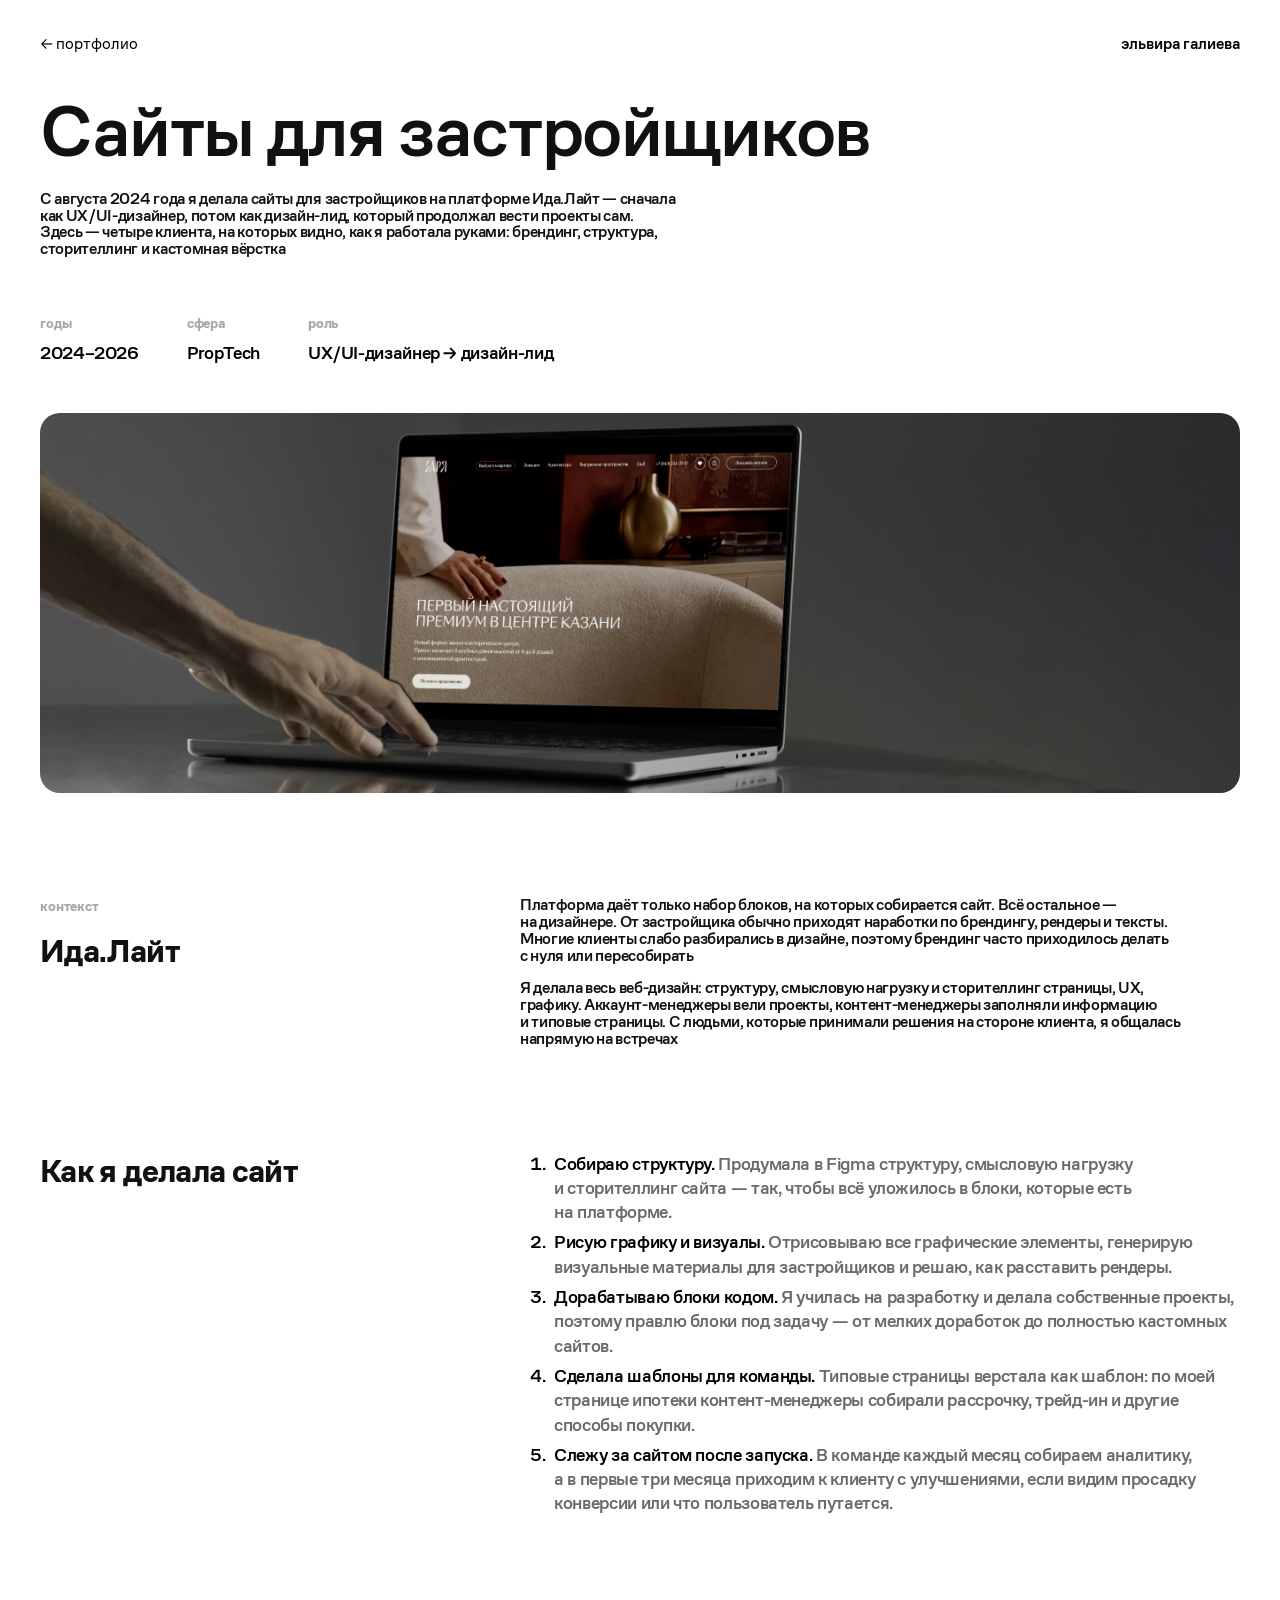
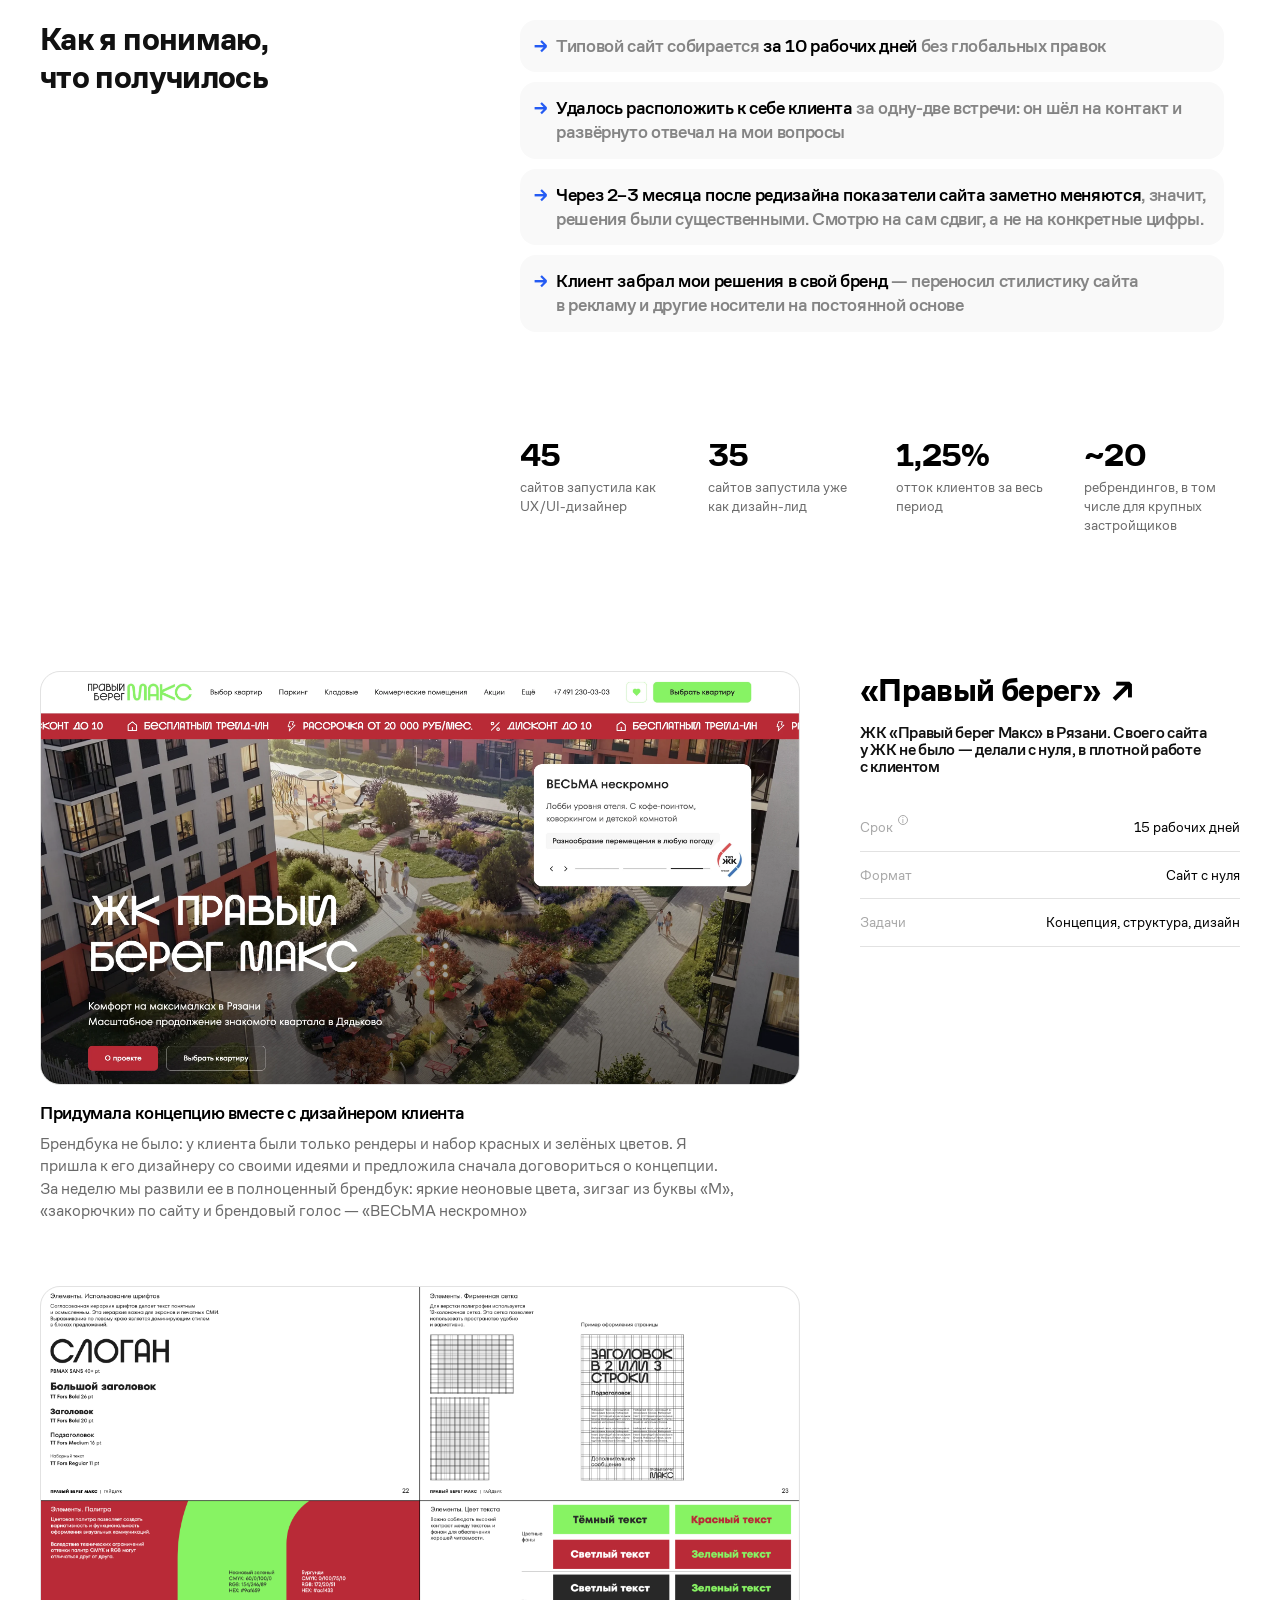
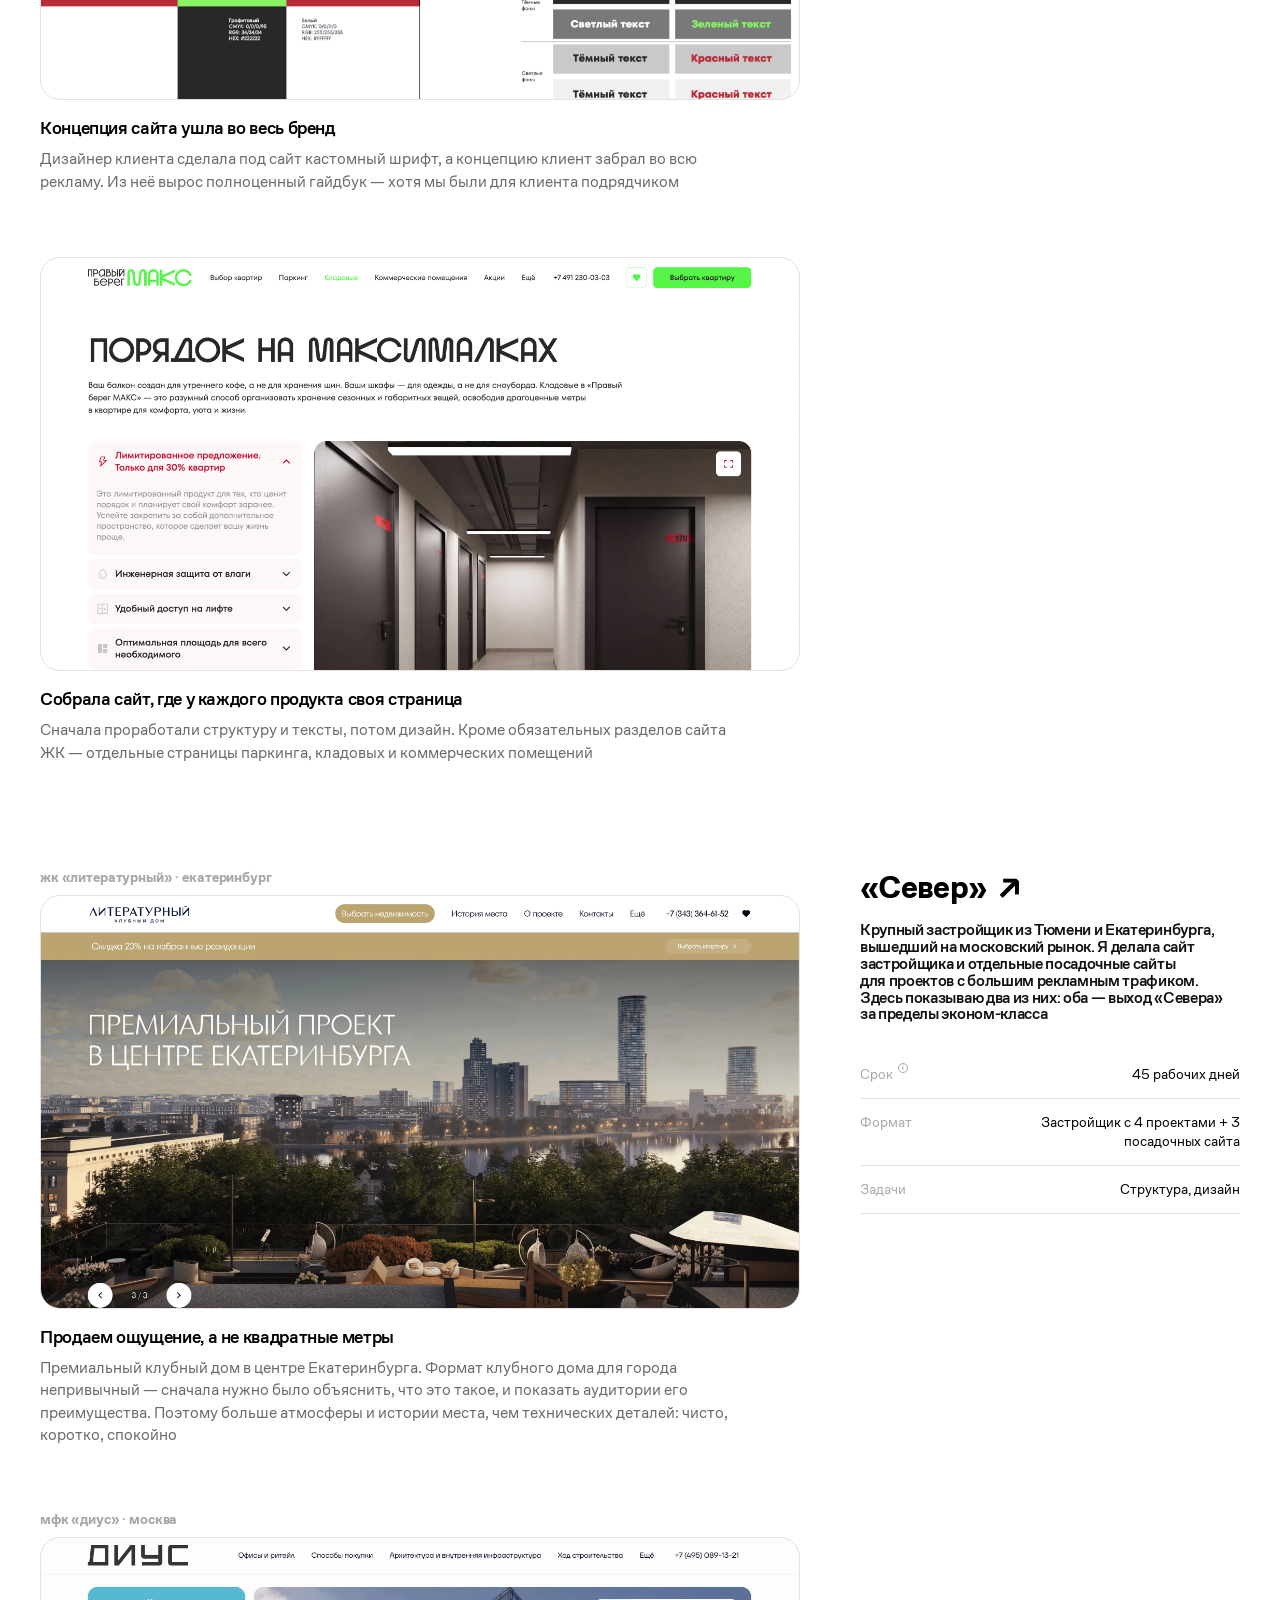
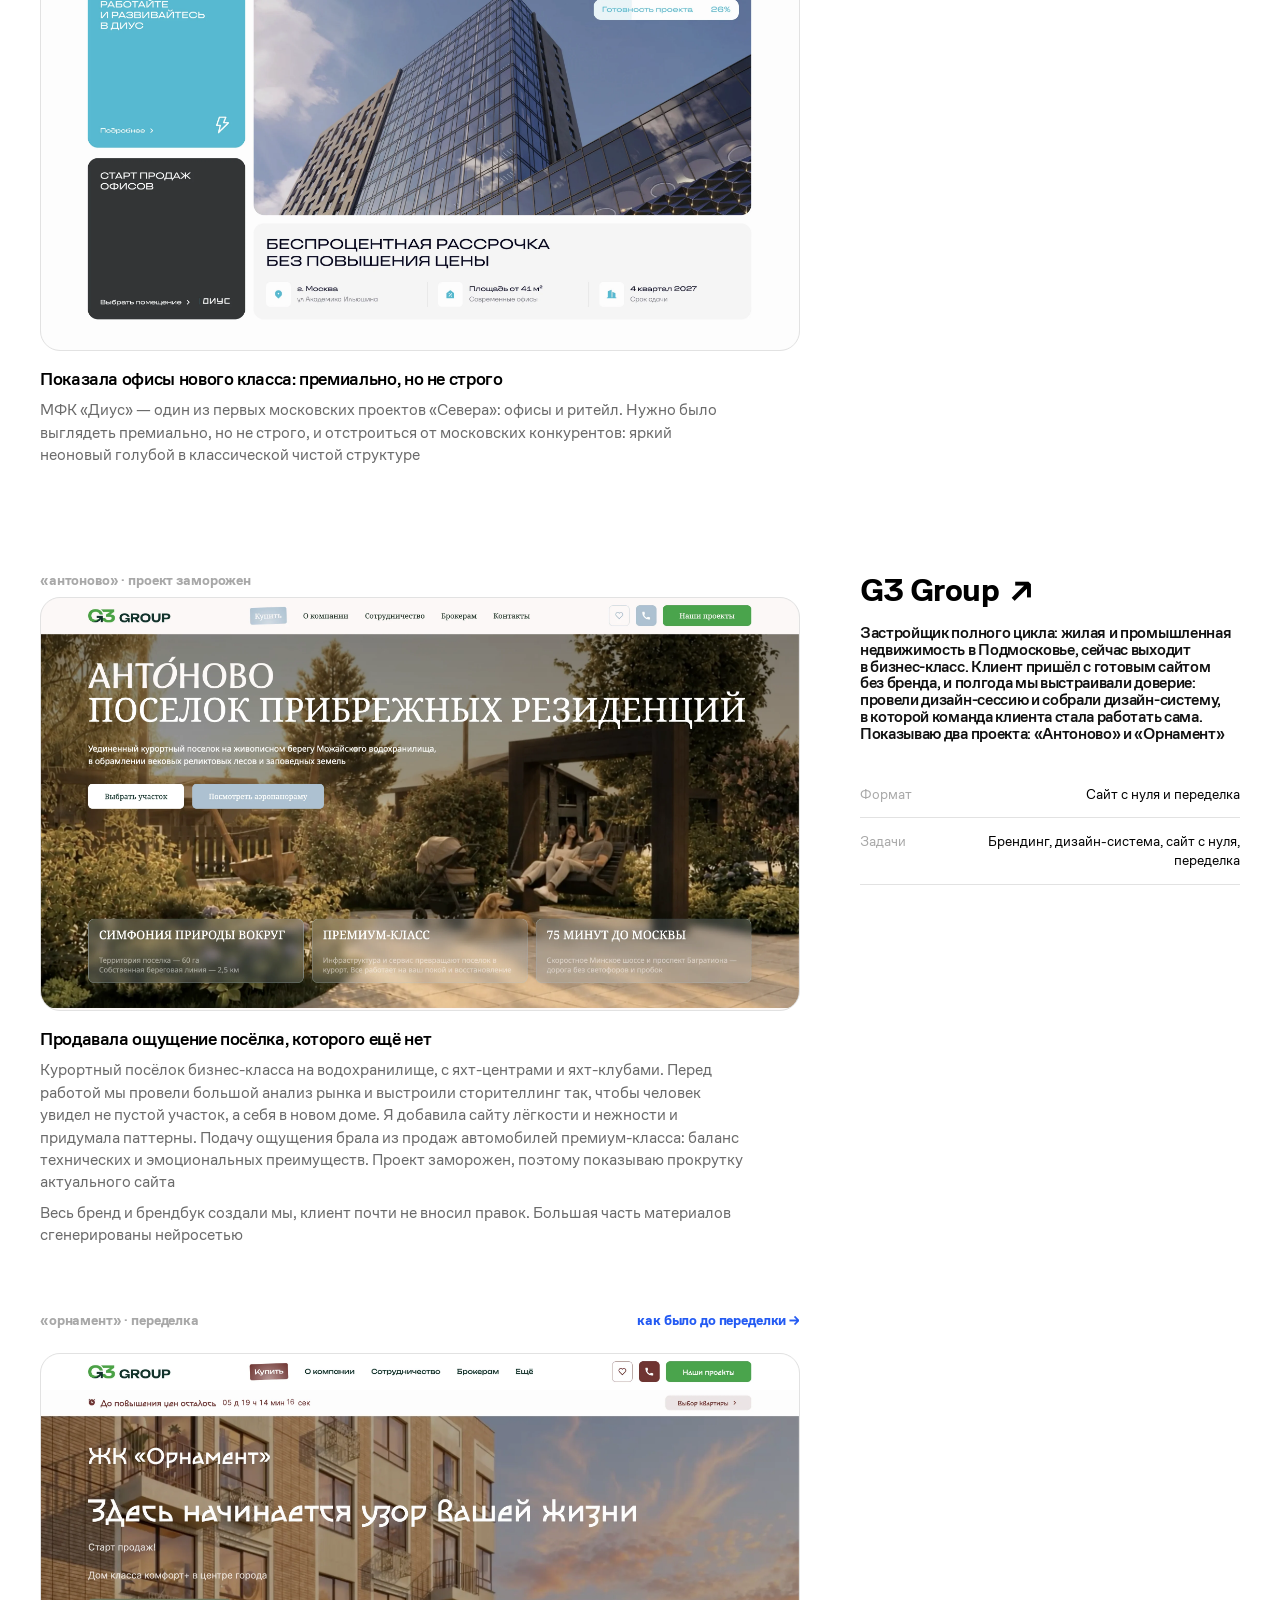
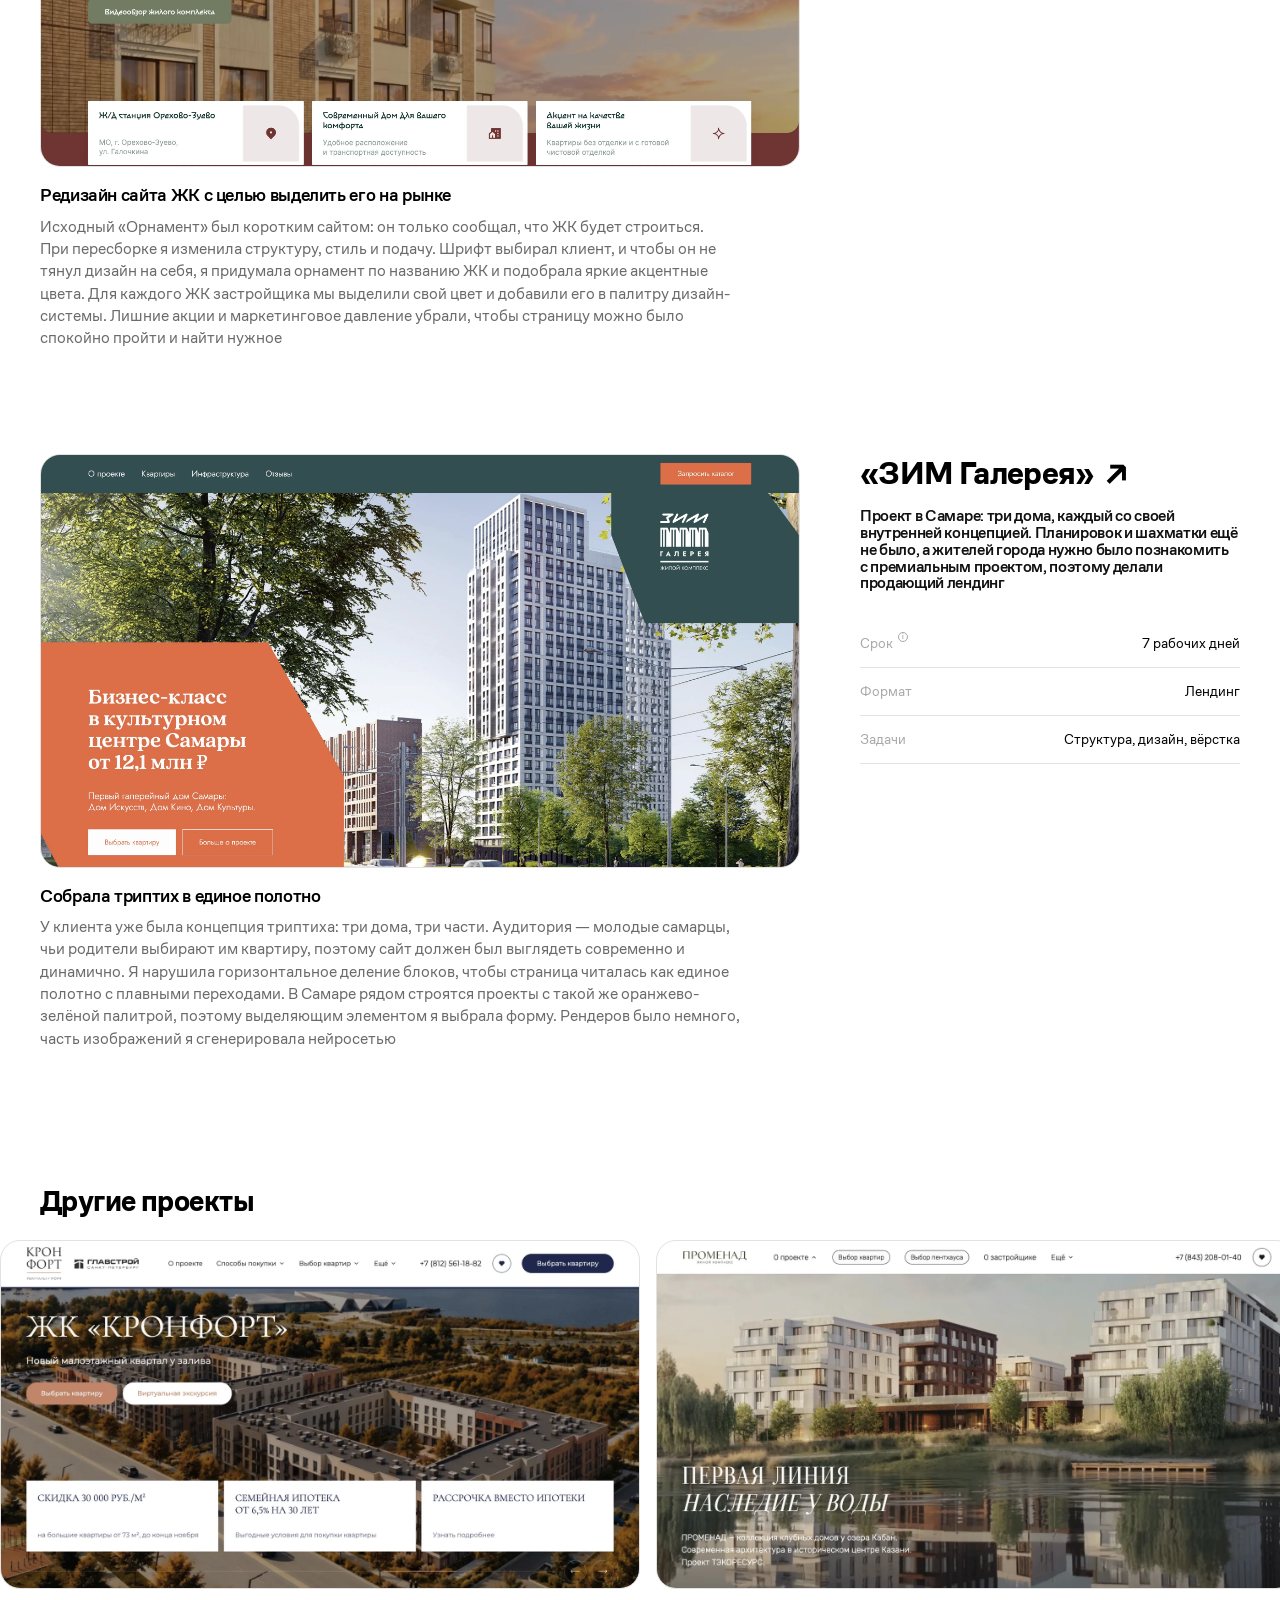
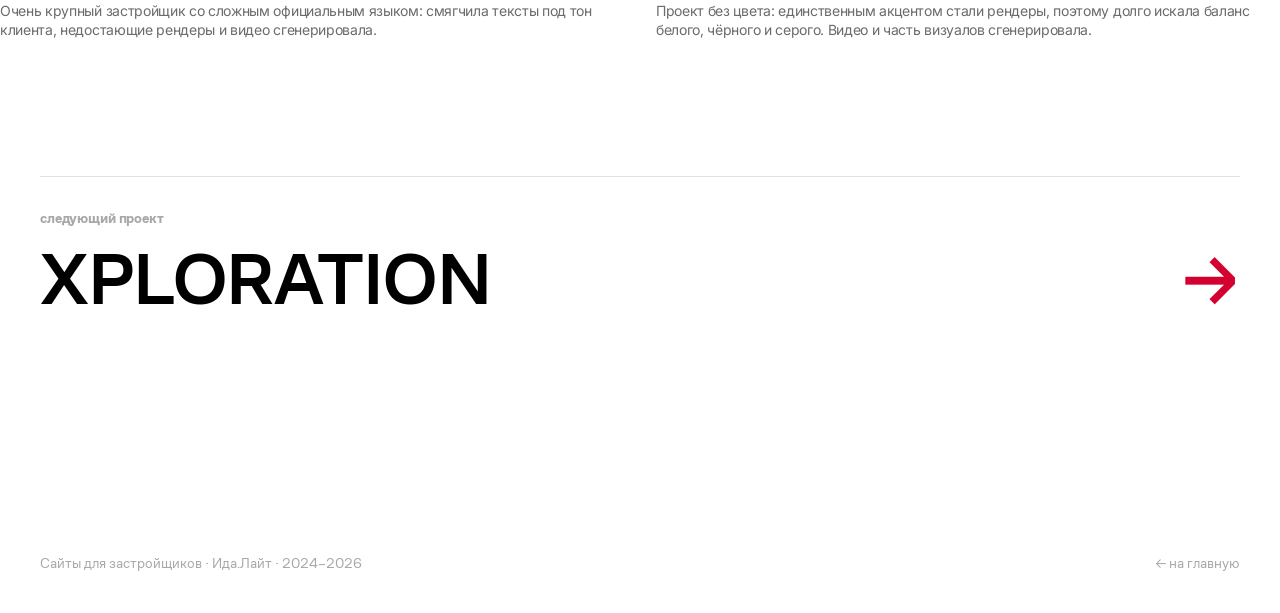
<file: case-sajty-dlya-zastrojshhikov.html>
<!doctype html>
<html lang="ru">
  <head>
    <meta charset="utf-8" />
    <meta name="viewport" content="width=device-width, initial-scale=1" />
    <title>Сайты для застройщиков — Эльвира Галиева</title>
    <meta
      name="description"
      content="Кейс «Сайты для застройщиков»: как я делала сайты для крупных клиентов платформы Ида.Лайт — от брендинга и структуры до кастомной вёрстки."
    />
    <link rel="preconnect" href="https://fonts.googleapis.com" />
    <link rel="preconnect" href="https://fonts.gstatic.com" crossorigin />
    <link
      href="https://fonts.googleapis.com/css2?family=Inter:wght@400;500;600;700&display=swap"
      rel="stylesheet"
    />
    <link rel="icon" type="image/png" href="images/favicon.png" />
    <link rel="stylesheet" href="style.css" />
    <style>
      /* =========================================================
       Доп. стили только для страницы кейса «Сайты для застройщиков».
       Общие компоненты (топбар, hero, сетка глав, goals, плейсхолдер,
       финал) — те же, что в case-protsessy-komandy.html.
       Новые: блок клиента (.site), экран (.screen), кнопка «Смотреть»
       за курсором (.look), попап-галерея (.gallery), бегущая лента (.more).
       ========================================================= */

      :root {
        --case-accent: #245bf3;
        /* пропорции экрана = окно браузера, в котором сняты скринкасты (1510 × 822),
         чтобы скрины и видео вставали целиком, без обрезки по бокам */
        --screen-ratio: 1510 / 822;
      }
      button {
        font-family: inherit;
        letter-spacing: inherit;
      }

      /* ---------- шапка кейса (как в эталоне) ---------- */
      .case-topbar {
        position: fixed;
        top: 0;
        left: 0;
        right: 0;
        z-index: 40;
        display: flex;
        justify-content: space-between;
        align-items: center;
        padding-top: 33px;
        padding-bottom: 12px;
        color: #fff;
        mix-blend-mode: difference;
        pointer-events: none;
      }
      .case-topbar__back {
        color: inherit;
        pointer-events: auto;
        transition: opacity 0.15s;
      }
      .case-topbar__back:hover {
        color: inherit;
        opacity: 0.55;
      }
      .case-topbar__name {
        text-transform: lowercase;
        font-weight: var(--text-w-medium);
        color: inherit;
        pointer-events: auto;
      }

      .case-hero {
        padding-top: 96px;
      }
      .case-hero__eyebrow {
        color: var(--gray-label);
        margin-bottom: 20px;
      }
      .case-hero__title {
        max-width: none;
      } /* заголовок в одну строку */
      .case-hero__intro {
        margin-top: 24px;
        max-width: 640px;
        color: var(--text);
      }
      .case-meta {
        display: flex;
        flex-wrap: wrap;
        gap: 48px;
        margin-top: 56px;
      }
      .case-meta__item .label {
        margin-bottom: 8px;
      }
      .case-meta__item .value {
        font-size: var(--h4-size);
        line-height: var(--h4-lh);
        font-weight: var(--h4-w);
        letter-spacing: var(--h4-ls);
        color: var(--black);
      }

      /* ---------- общий грид раздела ---------- */
      .section-grid {
        display: grid;
        grid-template-columns: 360px 1fr;
        gap: 16px 120px;
        padding-top: 104px;
      }
      .section-grid .side h2 {
        margin-top: 0;
      }
      .section-grid .body p {
        color: var(--text);
        max-width: 62ch;
        margin-bottom: 16px;
      }
      .section-grid .body p:last-child {
        margin-bottom: 0;
      }

      /* шаги процесса: номер, тёмное действие + серое пояснение тем же размером */
      .steps {
        margin: 0;
        padding: 0 0 0 1.6em;
        max-width: 64ch;
        color: var(--gray);
        display: flex;
        flex-direction: column;
        gap: 6px;
        font-size: var(--h4-size);
        line-height: var(--h4-lh);
        font-weight: var(--h4-w);
        letter-spacing: var(--h4-ls);
      }
      .steps li {
        padding-left: 0.3em;
      }
      .steps li::marker {
        color: var(--black);
        font-variant-numeric: tabular-nums;
      }
      .steps strong {
        color: var(--black);
        font-weight: var(--h4-w);
      }

      ul.goals {
        list-style: none;
        margin: 0;
        padding: 0;
        display: flex;
        flex-direction: column;
        gap: 10px;
        max-width: 64ch;
      }
      ul.goals li {
        position: relative;
        display: block;
        padding: 14px 16px 14px 36px;
        background: var(--row-bg);
        border-radius: var(--r-m);
        color: rgba(17, 17, 17, 0.5);
        font-size: var(--h4-size);
        line-height: var(--h4-lh);
        font-weight: var(--h4-w);
        letter-spacing: var(--h4-ls);
      }
      ul.goals li::before {
        content: '→';
        position: absolute;
        left: 14px;
        top: 14px;
        color: var(--case-accent);
        font-weight: 700;
      }
      ul.goals li strong {
        font-weight: var(--text-w-medium);
        color: var(--black);
      }

      /* ---------- цифры ---------- */
      /* ширина как у списка goals выше (у обоих 64ch от шрифта тела) */
      .numbers {
        display: grid;
        grid-template-columns: repeat(4, minmax(0, 1fr));
        gap: 32px;
        max-width: 88ch;
      }
      .numbers .stat__cap {
        max-width: 22ch;
      }
      .stat-note {
        margin-top: 32px;
        color: var(--gray);
        font-size: var(--small-size);
        line-height: var(--small-lh);
        font-weight: var(--text-w);
        letter-spacing: 0;
        max-width: 64ch;
      }

      /* ---------- плейсхолдер под визуал (как в эталоне) ---------- */
      .visual-ph {
        background: var(--placeholder);
        border-radius: var(--r-m);
        display: flex;
        flex-direction: column;
        align-items: center;
        justify-content: center;
        gap: 4px;
        text-align: center;
        padding: 28px;
        color: #9a9a9a;
        font-size: var(--small-size);
        line-height: var(--small-lh);
        font-weight: var(--text-w);
        letter-spacing: 0;
      }
      .visual-ph b {
        color: #7a7a7a;
        font-weight: var(--text-w-medium);
        font-size: var(--normal-size);
        line-height: var(--normal-lh);
      }
      .visual-ph.hero {
        min-height: 380px;
        border-radius: var(--r-l);
        margin-top: 48px;
      }
      .visual-ph.hero--preview {
        position: relative;
        display: block;
        overflow: hidden;
        padding: 0;
        background: var(--placeholder);
      }
      .hero--preview img {
        position: absolute;
        inset: 0;
        display: block;
        width: 100%;
        height: 100%;
        object-fit: cover;
      }

      /* ---------- блок клиента: экраны слева, «липкая» карточка справа ---------- */
      .site {
        display: grid;
        grid-template-columns: minmax(0, 2fr) minmax(280px, 1fr);
        gap: 60px;
        padding-top: 104px;
        scroll-margin-top: 24px;
      }
      .site:first-of-type {
        padding-top: 136px;
      }
      .site__screens {
        display: flex;
        flex-direction: column;
        gap: 64px;
      }
      .site__info {
        position: sticky;
        top: 90px;
        align-self: start;
        z-index: 2;
      }
      /* У «Севера» сведения стоят перед проектами в разметке,
         но на широком экране сохраняют общую композицию кейсов. */
      #site-sever > .site__screens {
        grid-column: 1;
        grid-row: 1;
      }
      #site-sever > .site__info {
        grid-column: 2;
        grid-row: 1;
      }
      .site__title {
        display: inline-flex;
        align-items: baseline;
        gap: 10px;
        color: var(--black);
      }
      a.site__title:hover {
        color: var(--case-accent);
      }
      .site__desc {
        margin-top: 16px;
        color: var(--text);
      }
      /* значок ⓘ рядом со значением: подсказка всплывает при наведении/фокусе */
      .hint {
        position: relative;
        display: inline-flex;
        align-items: center;
        justify-content: center;
        width: 10px;
        height: 10px;
        margin-left: 2px;
        vertical-align: baseline;
        top: -9px; /* как сноска — над концом слова */
        border: 1px solid var(--gray-label);
        border-radius: 50%;
        color: var(--gray-label);
        font-size: 7px;
        line-height: 1;
        font-weight: var(--text-w-medium);
        font-style: normal;
        cursor: help;
        transition:
          color 0.15s,
          border-color 0.15s;
      }
      .hint:hover,
      .hint:focus-visible {
        color: var(--black);
        border-color: var(--black);
        outline: none;
      }
      .hint__text {
        position: absolute;
        right: -8px;
        bottom: calc(100% + 10px);
        z-index: 5;
        width: 260px;
        padding: 10px 12px;
        background: var(--white);
        border: 1px solid #e2e2e2;
        border-radius: var(--r-m);
        box-shadow: 0 8px 24px rgba(0, 0, 0, 0.08);
        color: var(--text);
        text-align: left;
        font-size: var(--small-size);
        line-height: var(--small-lh);
        font-weight: var(--text-w);
        letter-spacing: 0;
        opacity: 0;
        transform: translateY(4px);
        pointer-events: none;
        transition:
          opacity 0.15s,
          transform 0.15s;
      }
      .hint:hover .hint__text,
      .hint:focus-visible .hint__text,
      .hint:focus .hint__text {
        opacity: 1;
        transform: none;
      }
      .site__meta {
        margin: 28px 0 0;
        padding: 0;
      }
      .site__meta div {
        display: grid;
        grid-template-columns: 96px 1fr;
        gap: 16px;
        padding: 14px 0;
        border-bottom: 1px solid #e2e2e2;
      }
      .site__meta dt {
        color: var(--gray-label);
      }
      .site__meta dd {
        margin: 0;
        color: var(--black);
        text-align: right;
      }

      /* экран: картинка + подпись-достижение под ней */
      .screen {
        margin: 0;
      }
      .screen__media {
        position: relative;
        display: block;
        width: 100%;
        aspect-ratio: var(--screen-ratio);
        overflow: hidden;
        border-radius: var(--r-l);
        background: var(--placeholder);
      }
      .screen__media.visual-ph {
        display: flex;
        border-radius: var(--r-l);
      }
      /* лёгкая серая обводка у экранов кейсов — белые шапки сайтов не сливаются с фоном */
      .site .screen__media,
      .more__card .screen__media {
        border: 1px solid #e2e2e2;
      }
      button.screen__media {
        border: 0;
        margin: 0;
        padding: 0;
      }
      .screen__media img {
        position: absolute;
        inset: 0;
        width: 100%;
        height: 100%;
        object-fit: cover;
        object-position: top center;
        display: block;
      }
      .screen__media[data-href],
      .screen__media[data-gallery] {
        cursor: none;
      }
      .screen__cap {
        margin-top: 16px;
        color: var(--black);
      }
      /* вариант А: под экраном заголовок-достижение и короткий рассказ */
      .screen__title {
        display: block;
      }
      .screen__text {
        margin: 8px 0 0;
        max-width: 64ch;
        color: var(--gray);
      }
      .screen__tag {
        display: inline-block;
        margin-bottom: 8px;
        color: var(--gray-label);
      }
      /* строка над экраном: метка слева, ссылка «как было до» справа */
      .screen__head {
        display: flex;
        justify-content: space-between;
        align-items: baseline;
        gap: 16px;
        margin-bottom: 8px;
      }
      .screen__head .screen__tag {
        margin-bottom: 0;
      }
      .screen__more {
        padding: 0;
        border: none;
        background: none;
        cursor: pointer;
        color: var(--case-accent);
        transition: opacity 0.15s;
      }
      .screen__more:hover {
        opacity: 0.55;
      }

      /* кнопка «Смотреть», которая едет за курсором */
      .look {
        position: fixed;
        left: 0;
        top: 0;
        z-index: 40;
        width: 96px;
        height: 96px;
        margin: -48px 0 0 -48px;
        border-radius: 50%;
        display: flex;
        align-items: center;
        justify-content: center;
        background: var(--case-accent);
        color: var(--white);
        font-size: var(--normal-size);
        line-height: 1;
        font-weight: var(--text-w-medium);
        pointer-events: none;
        opacity: 0;
        transform: scale(0.4);
        transition:
          opacity 0.2s ease,
          transform 0.3s cubic-bezier(0.22, 1, 0.36, 1);
      }
      .look.is-on {
        opacity: 1;
        transform: scale(1);
      }
      /* на тач-экранах курсора нет — кнопка стоит в углу экрана */
      .look-static {
        display: none;
      }
      @media (hover: none) {
        .look {
          display: none;
        }
        .screen__media[data-href],
        .screen__media[data-gallery] {
          cursor: pointer;
        }
        .look-static {
          display: flex;
          position: absolute;
          right: 16px;
          bottom: 16px;
          width: 72px;
          height: 72px;
          border-radius: 50%;
          align-items: center;
          justify-content: center;
          background: var(--case-accent);
          color: var(--white);
          font-size: var(--small-size);
          font-weight: var(--text-w-medium);
        }
      }

      /* ---------- попап-галерея (страницы сайта из PDF листаются вниз) ---------- */
      .gallery {
        position: fixed;
        inset: 0;
        z-index: 60;
        background: rgba(0, 0, 0, 0.6);
        display: flex;
        flex-direction: column;
        opacity: 0;
        visibility: hidden;
        transition:
          opacity 0.25s ease,
          visibility 0s linear 0.25s;
      }
      .gallery.is-open {
        opacity: 1;
        visibility: visible;
        transition: opacity 0.25s ease;
      }
      .gallery__bar {
        display: flex;
        justify-content: space-between;
        align-items: center;
        gap: 16px;
        padding: 16px var(--gutter);
        background: var(--white);
        color: var(--black);
      }
      .gallery__close {
        border: none;
        background: var(--tag-bg);
        border-radius: var(--r-s);
        padding: 8px 16px;
        cursor: pointer;
        color: var(--black);
        font-size: var(--normal-size);
        line-height: var(--normal-lh);
        font-weight: var(--text-w-medium);
      }
      .gallery__close:hover {
        background: var(--placeholder);
      }
      .gallery__scroll {
        flex: 1;
        overflow-y: auto;
        overscroll-behavior: contain;
        padding: 24px var(--gutter) 64px;
      }
      .gallery__pages {
        max-width: 1280px;
        margin: 0 auto;
        display: flex;
        flex-direction: column;
        gap: 16px;
      }
      .gallery__pages img {
        display: block;
        width: 100%;
        height: auto;
        border-radius: var(--r-m);
        background: var(--white);
      }
      .gallery__pages .visual-ph {
        min-height: 60vh;
        background: var(--white);
      }
      .gallery__pages video {
        display: block;
        width: auto;
        max-width: 100%;
        height: auto;
        margin: 0 auto;
        max-height: calc(
          100svh - 150px
        ); /* шапка попапа + отступы — видео целиком в экране */
        border-radius: var(--r-m);
        background: var(--black);
      }
      body.is-locked {
        overflow: hidden;
      }

      /* ---------- карусель «Другие проекты» ---------- */
      .more {
        padding-top: 136px;
      }
      .more__head h2 {
        font-size: calc(var(--h3-size) * 1.3);
        line-height: 1.05;
        font-weight: var(--h3-w);
        letter-spacing: var(--h3-ls);
        color: var(--black);
      }
      .more__intro {
        margin-top: 16px;
        max-width: 860px;
        color: #6b6b6b;
        font:
          400 16px/1.5 Inter,
          sans-serif;
      }
      /* бесконечная лента: набор карточек повторён дважды и едет на −50%,
       поэтому шов не виден. По ховеру лента останавливается. */
      .marquee {
        margin-top: 24px;
        overflow: hidden;
      }
      .marquee__row {
        display: flex;
        gap: 16px;
        width: max-content;
        animation: marquee var(--marquee-time, 60s) linear infinite;
      }
      .marquee:hover .marquee__row,
      .marquee:focus-within .marquee__row {
        animation-play-state: paused;
      }
      @keyframes marquee {
        to {
          transform: translateX(calc(-50% - 8px));
        }
      }
      .more__card {
        position: relative;
        display: block;
        flex: 0 0 auto;
        width: 640px;
        color: var(--black);
      }
      .more__card .screen__media {
        aspect-ratio: var(--screen-ratio);
      }
      .more__caption {
        margin-top: 12px;
        color: #6b6b6b;
        font:
          400 14px/1.4 Inter,
          sans-serif;
        display: -webkit-box;
        -webkit-box-orient: vertical;
        -webkit-line-clamp: 3;
        overflow: hidden;
      }
      /* тег с названием и переходом.
       На компьютере один общий тег едет за курсором (#more-tag),
       на тач-экранах тег стоит в углу каждой карточки. */
      .more__tag {
        position: absolute;
        left: 12px;
        bottom: 12px;
        z-index: 1;
        display: inline-flex;
        align-items: center;
        gap: 8px;
        max-width: calc(100% - 24px);
        padding: 8px 14px;
        border-radius: var(--r-s);
        background: var(--white);
        color: var(--black);
        box-shadow: 0 8px 24px rgba(0, 0, 0, 0.08);
        opacity: 0;
        transform: translateY(8px);
        transition:
          opacity 0.2s ease,
          transform 0.3s cubic-bezier(0.22, 1, 0.36, 1);
      }
      .more__tag span {
        color: var(--case-accent);
      }
      .more__card .more__tag {
        display: none;
      }
      .more__card:focus-visible .more__tag {
        display: inline-flex;
        opacity: 1;
        transform: none;
      }
      .more-cursor-tag {
        position: fixed;
        left: 0;
        top: 0;
        bottom: auto;
        z-index: 40;
        pointer-events: none;
        white-space: nowrap;
        margin: 14px 0 0 14px; /* чуть правее и ниже кончика курсора */
      }
      .more-cursor-tag.is-on {
        opacity: 1;
        transform: none;
      }
      .marquee .more__card {
        cursor: pointer;
      }
      .more__card:focus-visible {
        outline: 2px solid var(--case-accent);
        outline-offset: 4px;
        border-radius: var(--r-l);
      }
      @media (hover: none) {
        .more__card .more__tag {
          display: inline-flex;
          opacity: 1;
          transform: none;
        }
        .more-cursor-tag {
          display: none;
        }
      }
      @media (prefers-reduced-motion: reduce) {
        .marquee {
          overflow-x: auto;
        }
        .marquee__row {
          animation: none;
        }
      }

      /* ---------- финал ---------- */
      .final-grid {
        display: grid;
        grid-template-columns: repeat(3, minmax(0, 1fr));
        gap: 32px;
        padding-top: 24px;
      }
      .final-card {
        min-width: 0;
        overflow-wrap: break-word;
      }
      .final-card h3 {
        margin: 0 0 12px;
        color: var(--black);
      }
      .final-card p {
        color: var(--text);
        margin: 0;
      }

      @media (max-width: 1200px) {
        .numbers {
          grid-template-columns: repeat(2, minmax(0, 1fr));
        }
      }
      @media (max-width: 900px) {
        .section-grid {
          grid-template-columns: 1fr;
          gap: 14px;
        }
        .case-meta {
          gap: 28px;
        }
        .site {
          grid-template-columns: 1fr;
          gap: 28px;
        }
        .site__info {
          position: static;
          order: -1;
        }
        #site-sever > .site__screens,
        #site-sever > .site__info {
          grid-column: auto;
          grid-row: auto;
        }
        .site__screens {
          gap: 40px;
        }
        .final-grid {
          grid-template-columns: 1fr;
          gap: 24px;
        }
        .more__card {
          width: 82vw;
        }
      }
    </style>
      <link rel="stylesheet" href="page-transition.css" />
    <script src="page-transition.js" defer></script>
  </head>
  <body>
    <header class="case-topbar wrap">
      <a class="case-topbar__back t-normal" href="index.html">← портфолио</a>
      <a class="case-topbar__name t-normal" href="index.html#contacts"
        >эльвира галиева</a
      >
    </header>

    <main>
      <!-- ============ HERO ============ -->
      <section class="case-hero wrap">
        <h1 class="t-h1 case-hero__title">Сайты для застройщиков</h1>
        <p class="case-hero__intro">
          С августа 2024 года я делала сайты для застройщиков на платформе
          Ида.Лайт — сначала как UX/UI-дизайнер, потом как дизайн-лид, который
          продолжал вести проекты сам. Здесь — четыре клиента, на которых видно,
          как я работала руками: брендинг, структура, сторителлинг и кастомная
          вёрстка
        </p>
        <div class="case-meta">
          <div class="case-meta__item">
            <p class="label">Годы</p>
            <p class="value">2024–2026</p>
          </div>
          <div class="case-meta__item">
            <p class="label">Сфера</p>
            <p class="value">PropTech</p>
          </div>
          <div class="case-meta__item">
            <p class="label">Роль</p>
            <p class="value">UX/UI-дизайнер → дизайн-лид</p>
          </div>
        </div>
        <div class="visual-ph hero hero--preview">
          <img
            src="images/case-sites/developers-sites-skills-preview.jpg"
            alt="Главная страница сайта жилого комплекса на экране ноутбука"
          />
        </div>
      </section>

      <!-- ============ КОНТЕКСТ ============ -->
      <section class="section-grid wrap">
        <div class="side">
          <p class="label">Контекст</p>
          <h2 class="t-h2">Ида.Лайт</h2>
        </div>
        <div class="body">
          <p>
            Платформа даёт только набор блоков, на которых собирается сайт.
            Всё остальное — на дизайнере. От застройщика обычно приходят
            наработки по брендингу, рендеры и тексты. Многие клиенты слабо
            разбирались в дизайне, поэтому брендинг часто приходилось делать
            с нуля или пересобирать
          </p>
          <p>
            Я делала весь веб-дизайн: структуру, смысловую нагрузку
            и сторителлинг страницы, UX, графику. Аккаунт-менеджеры вели
            проекты, контент-менеджеры заполняли информацию и типовые страницы.
            С людьми, которые принимали решения на стороне клиента, я общалась
            напрямую на встречах
          </p>
        </div>
      </section>

      <!-- ============ ПРОЦЕСС ============ -->
      <section class="section-grid wrap">
        <div class="side"><h2 class="t-h2">Как я делала сайт</h2></div>
        <div class="body">
          <ol class="steps">
            <li>
              <strong>Собираю структуру.</strong> Продумала в Figma структуру,
              смысловую нагрузку и сторителлинг сайта — так, чтобы всё уложилось
              в блоки, которые есть на платформе.
            </li>
            <li>
              <strong>Рисую графику и визуалы.</strong> Отрисовываю
              все графические элементы, генерирую визуальные материалы
              для застройщиков и решаю, как расставить рендеры.
            </li>
            <li>
              <strong>Дорабатываю блоки кодом.</strong> Я училась на разработку
              и делала собственные проекты, поэтому правлю блоки под задачу —
              от мелких доработок до полностью кастомных сайтов.
            </li>
            <li>
              <strong>Сделала шаблоны для команды.</strong> Типовые страницы
              верстала как шаблон: по моей странице ипотеки контент-менеджеры
              собирали рассрочку, трейд-ин и другие способы покупки.
            </li>
            <li>
              <strong>Слежу за сайтом после запуска.</strong> В команде каждый
              месяц собираем аналитику, а в первые три месяца приходим к клиенту
              с улучшениями, если видим просадку конверсии или что пользователь
              путается.
            </li>
          </ol>
        </div>
      </section>

      <!-- ============ КРИТЕРИИ УСПЕХА ============ -->
      <section class="section-grid wrap">
        <div class="side">
          <h2 class="t-h2">Как я понимаю, что получилось</h2>
        </div>
        <div class="body">
          <ul class="goals">
            <li>
              Типовой сайт собирается <strong>за 10 рабочих дней </strong> без глобальных правок
            </li>
            <li>
              <strong>Удалось расположить к себе клиента</strong> за одну-две
              встречи: он шёл на контакт и развёрнуто отвечал на мои вопросы
            </li>
            <li>
              <strong
                >Через 2–3 месяца после редизайна показатели сайта заметно
                меняются</strong
              >, значит, решения были существенными. Смотрю на сам сдвиг, а не
              на конкретные цифры.
            </li>
            <li>
              <strong>Клиент забрал мои решения в свой бренд</strong> —
              переносил стилистику сайта в рекламу и другие носители на постоянной основе
            </li>
          </ul>
        </div>
      </section>

      <!-- ============ ЦИФРЫ ============ -->
      <section class="section-grid wrap">
        <div class="side"></div>
        <div class="body">
          <div class="numbers">
            <div class="stat">
              <div class="stat__num t-h2">45</div>
              <div class="stat__cap">сайтов запустила как UX/UI-дизайнер</div>
            </div>
            <div class="stat">
              <div class="stat__num t-h2">35</div>
              <div class="stat__cap">сайтов запустила уже как дизайн-лид</div>
            </div>
            <div class="stat">
              <div class="stat__num t-h2">1,25%</div>
              <div class="stat__cap">отток клиентов за весь период</div>
            </div>
            <div class="stat">
              <div class="stat__num t-h2">~20</div>
              <div class="stat__cap">
                ребрендингов, в том числе для крупных застройщиков
              </div>
            </div>
          </div>
        </div>
      </section>

      <!-- ============ САЙТЫ ============ -->

      <!-- Клиент 1: опубликованный сайт. data-href — ссылка на живой сайт -->
      <article class="site wrap" id="site-1">
        <div class="site__screens">
          <figure class="screen">
            <a
              class="screen__media"
              data-href="https://prbereg.ru/"
              href="https://prbereg.ru/"
              target="_blank"
              rel="noopener"
            >
              <img
                src="images/case-sites/prbereg.webp"
                alt="«Правый берег», первый экран сайта"
                loading="lazy"
              />
            </a>
            <figcaption class="screen__cap">
              <span class="screen__title t-h4"
                >Придумала концепцию вместе с дизайнером клиента</span
              >
              <p class="screen__text t-normal">
                Брендбука не было: у клиента были только рендеры и набор красных
                и зелёных цветов. Я пришла к его дизайнеру со своими идеями и
                предложила сначала договориться о концепции. За неделю мы
                развили ее в полноценный брендбук: яркие неоновые цвета, зигзаг
                из буквы «М», «закорючки» по сайту и брендовый голос — «ВЕСЬМА
                нескромно»
              </p>
            </figcaption>
          </figure>
          <figure class="screen">
            <div class="screen__media">
              <img
                src="images/case-sites/prbereg-brandbook.png"
                alt="Развороты гайдбука «Правого берега»: типографика, сетка и цветовая палитра"
                loading="lazy"
              />
            </div>
            <figcaption class="screen__cap">
              <span class="screen__title t-h4"
                >Концепция сайта ушла во весь бренд</span
              >
              <p class="screen__text t-normal">
                Дизайнер клиента сделала под сайт кастомный шрифт, а концепцию
                клиент забрал во всю рекламу. Из неё вырос полноценный гайдбук —
                хотя мы были для клиента подрядчиком
              </p>
            </figcaption>
          </figure>
          <figure class="screen">
            <div class="screen__media">
              <img
                src="images/case-sites/prbereg-parking.png"
                alt="Внутренняя страница сайта «Правого берега» о парковке"
                loading="lazy"
              />
            </div>
            <figcaption class="screen__cap">
              <span class="screen__title t-h4"
                >Собрала сайт, где у каждого продукта своя страница</span
              >
              <p class="screen__text t-normal">
                Сначала проработали структуру и тексты, потом дизайн. Кроме
                обязательных разделов сайта ЖК — отдельные страницы паркинга,
                кладовых и коммерческих помещений
              </p>
            </figcaption>
          </figure>
        </div>
        <aside class="site__info">
          <a
            class="site__title t-h2"
            href="https://prbereg.ru/"
            target="_blank"
            rel="noopener"
            >«Правый берег» <span aria-hidden="true">↗</span></a
          >
          <p class="site__desc t-big">
            ЖК «Правый берег Макс» в Рязани. Своего сайта у ЖК не было — делали
            с нуля, в плотной работе с клиентом
          </p>
          <dl class="site__meta t-small">
            <div>
              <dt>
                Срок
                <span class="hint" tabindex="0" aria-label="Что входит в срок"
                  >i<span class="hint__text" role="tooltip"
                    >В срок входит полный цикл: дизайн в Figma и вёрстка на конструкторе платформы.</span
                  ></span
                >
              </dt>
              <dd>15 рабочих дней</dd>
            </div>
            <div>
              <dt>Формат</dt>
              <dd>Сайт с нуля</dd>
            </div>
            <div>
              <dt>Задачи</dt>
              <dd>Концепция, структура, дизайн</dd>
            </div>
          </dl>
        </aside>
      </article>

      <!-- Клиент 2: «Север» — две страницы -->
      <article class="site wrap" id="site-sever">
        <aside class="site__info">
          <a
            class="site__title t-h2"
            href="https://sever-group.ru/"
            target="_blank"
            rel="noopener"
            >«Север» <span aria-hidden="true">↗</span></a
          >
          <p class="site__desc t-big">
            Крупный застройщик из Тюмени и Екатеринбурга, вышедший на московский
            рынок. Я делала сайт застройщика и отдельные посадочные сайты для проектов с большим рекламным трафиком. Здесь показываю два из них:
            оба — выход «Севера» за пределы эконом-класса
          </p>
          <dl class="site__meta t-small">
            <div>
              <dt>
                Срок
                <span class="hint" tabindex="0" aria-label="Что входит в срок"
                  >i<span class="hint__text" role="tooltip"
                    >Срок — за сайт застройщика вместе со всеми отдельными
                    сайтами проектов: «Литературный», «Диус» и другие. В срок
                    входит полный цикл: дизайн в Figma и вёрстка на конструкторе
                    платформы.</span
                  ></span
                >
              </dt>
              <dd>45 рабочих дней</dd>
            </div>
            <div>
              <dt>Формат</dt>
              <dd>Застройщик с 4 проектами + 3 посадочных сайта</dd>
            </div>
            <div>
              <dt>Задачи</dt>
              <dd>Структура, дизайн</dd>
            </div>
          </dl>
        </aside>
        <div class="site__screens">
          <figure class="screen">
            <p class="screen__tag label">ЖК «Литературный» · Екатеринбург</p>
            <a
              class="screen__media"
              data-href="https://literaturny.ru/"
              href="https://literaturny.ru/"
              target="_blank"
              rel="noopener"
            >
              <img
                src="images/case-sites/literaturny.webp"
                alt="ЖК «Литературный», первый экран сайта"
                loading="lazy"
              />
            </a>
            <figcaption class="screen__cap">
              <span class="screen__title t-h4"
                >Продаем ощущение, а не квадратные метры</span
              >
              <p class="screen__text t-normal">
                Премиальный клубный дом в центре Екатеринбурга. Формат клубного
                дома для города непривычный — сначала нужно было объяснить, что
                это такое, и показать аудитории его преимущества. Поэтому больше
                атмосферы и истории места, чем технических деталей: чисто,
                коротко, спокойно
              </p>
            </figcaption>
          </figure>
          <figure class="screen">
            <p class="screen__tag label">МФК «Диус» · Москва</p>
            <a
              class="screen__media"
              data-href="https://dius-mfk.ru/"
              href="https://dius-mfk.ru/"
              target="_blank"
              rel="noopener"
            >
              <img
                src="images/case-sites/dius.webp"
                alt="МФК «Диус», первый экран сайта"
                loading="lazy"
              />
            </a>
            <figcaption class="screen__cap">
              <span class="screen__title t-h4"
                >Показала офисы нового класса: премиально, но не строго</span
              >
              <p class="screen__text t-normal">
                МФК «Диус» — один из первых московских проектов «Севера»: офисы
                и ритейл. Нужно было выглядеть премиально, но не строго, и
                отстроиться от московских конкурентов: яркий неоновый голубой в классической чистой структуре
              </p>
            </figcaption>
          </figure>
        </div>
      </article>

      <!-- Клиент 3: один застройщик, два экрана — сайт, снятый до публикации (галерея из PDF), и переделка -->
      <article class="site wrap" id="site-3">
        <div class="site__screens">
          <figure class="screen">
            <p class="screen__tag label">«Антоново» · проект заморожен</p>
            <button
              class="screen__media"
              data-gallery="g3-antonovo"
              type="button"
              aria-label="Смотреть сайт «Антоново»"
            >
              <img
                src="images/case-sites/g3-antonovo-poster.webp"
                alt="Сайт «Антоново», первый экран"
                loading="lazy"
              />
              <span class="look-static">Смотреть</span>
            </button>
            <figcaption class="screen__cap">
              <span class="screen__title t-h4"
                >Продавала ощущение посёлка, которого ещё нет</span
              >
              <p class="screen__text t-normal">
                Курортный посёлок бизнес-класса на водохранилище, с яхт-центрами
                и яхт-клубами. Перед работой мы провели большой анализ рынка и
                выстроили сторителлинг так, чтобы человек увидел не пустой
                участок, а себя в новом доме. Я добавила сайту лёгкости и
                нежности и придумала паттерны. Подачу ощущения брала из продаж
                автомобилей премиум-класса: баланс технических и эмоциональных
                преимуществ. Проект заморожен, поэтому показываю прокрутку
                актуального сайта
              </p>
              <p class="screen__text t-normal">
                Весь бренд и брендбук создали мы, клиент почти не вносил правок.
                Большая часть материалов сгенерированы нейросетью
              </p>
            </figcaption>
          </figure>
          <figure class="screen">
            <div class="screen__head">
              <p class="screen__tag label">«Орнамент» · переделка</p>
              <button
                class="screen__more label"
                type="button"
                data-gallery="g3-ornament-do"
              >
                как было до переделки →
              </button>
            </div>
            <a
              class="screen__media"
              data-href="https://g3.group/complexes/ornament"
              href="https://g3.group/complexes/ornament"
              target="_blank"
              rel="noopener"
            >
              <img
                src="images/case-sites/ornament.webp"
                alt="«Орнамент» после переделки, первый экран сайта"
                loading="lazy"
              />
            </a>
            <figcaption class="screen__cap">
              <span class="screen__title t-h4"
                >Редизайн сайта ЖК с целью выделить его на рынке</span
              >
              <p class="screen__text t-normal">
                Исходный «Орнамент» был коротким сайтом: он только сообщал, что
                ЖК будет строиться. При пересборке я изменила структуру, стиль и
                подачу. Шрифт выбирал клиент, и чтобы он не тянул дизайн на себя, я придумала орнамент по названию ЖК и подобрала яркие
                акцентные цвета. Для каждого ЖК застройщика мы выделили свой
                цвет и добавили его в палитру дизайн-системы. Лишние акции и
                маркетинговое давление убрали, чтобы страницу можно было
                спокойно пройти и найти нужное
              </p>
            </figcaption>
          </figure>
        </div>
        <aside class="site__info">
          <a
            class="site__title t-h2"
            href="https://g3.group/"
            target="_blank"
            rel="noopener"
            >G3 Group <span aria-hidden="true">↗</span></a
          >
          <p class="site__desc t-big">
            Застройщик полного цикла: жилая и промышленная недвижимость
            в Подмосковье, сейчас выходит в бизнес-класс. Клиент пришёл
            с готовым сайтом без бренда, и полгода мы выстраивали доверие:
            провели дизайн-сессию и собрали дизайн-систему, в которой команда
            клиента стала работать сама. Показываю два проекта: «Антоново»
            и «Орнамент»
          </p>
          <dl class="site__meta t-small">
            <div>
              <dt>Формат</dt>
              <dd>Сайт с нуля и переделка</dd>
            </div>
            <div>
              <dt>Задачи</dt>
              <dd>Брендинг, дизайн-система, сайт с нуля, переделка</dd>
            </div>
          </dl>
        </aside>
      </article>

      <!-- Клиент 4: лендинг, только PDF -->
      <article class="site wrap" id="site-landing">
        <div class="site__screens">
          <figure class="screen">
            <a
              class="screen__media"
              data-href="https://yndyc.dev-lite.ru/"
              href="https://yndyc.dev-lite.ru/"
              target="_blank"
              rel="noopener"
            >
              <img
                src="images/case-sites/landing.webp"
                alt="«ЗИМ Галерея», первый экран лендинга"
                loading="lazy"
              />
            </a>
            <figcaption class="screen__cap">
              <span class="screen__title t-h4"
                >Собрала триптих в единое полотно</span
              >
              <p class="screen__text t-normal">
                У клиента уже была концепция триптиха: три дома, три части.
                Аудитория — молодые самарцы, чьи родители выбирают им квартиру,
                поэтому сайт должен был выглядеть современно и динамично. Я
                нарушила горизонтальное деление блоков, чтобы страница читалась
                как единое полотно с плавными переходами. В Самаре рядом
                строятся проекты с такой же оранжево-зелёной палитрой, поэтому
                выделяющим элементом я выбрала форму. Рендеров было немного,
                часть изображений я сгенерировала нейросетью
              </p>
            </figcaption>
          </figure>
        </div>
        <aside class="site__info">
          <a
            class="site__title t-h2"
            href="https://yndyc.dev-lite.ru/"
            target="_blank"
            rel="noopener"
            >«ЗИМ Галерея» <span aria-hidden="true">↗</span></a
          >
          <p class="site__desc t-big">
            Проект в Самаре: три дома, каждый со своей внутренней концепцией.
            Планировок и шахматки ещё не было, а жителей города нужно было
            познакомить с премиальным проектом, поэтому делали продающий
            лендинг
          </p>
          <dl class="site__meta t-small">
            <div>
              <dt>
                Срок
                <span class="hint" tabindex="0" aria-label="Что входит в срок"
                  >i<span class="hint__text" role="tooltip"
                    >В срок входит полный цикл: дизайн в Figma и вёрстка на конструкторе платформы.</span
                  ></span
                >
              </dt>
              <dd>7 рабочих дней</dd>
            </div>
            <div>
              <dt>Формат</dt>
              <dd>Лендинг</dd>
            </div>
            <div>
              <dt>Задачи</dt>
              <dd>Структура, дизайн, вёрстка</dd>
            </div>
          </dl>
        </aside>
      </article>

      <!-- ============ ДРУГИЕ ПРОЕКТЫ ============ -->
      <section class="more">
        <div class="more__head wrap">
          <h2>Другие проекты</h2>
        </div>
        <!-- карточки собираются из списка PROJECTS в конце файла -->
        <div class="marquee" id="marquee">
          <div class="marquee__row" id="marquee-row"></div>
        </div>
      </section>
    </main>

    <section class="case-next wrap">
      <a
        class="case-next__link"
        href="case-xploration.html"
        style="--next-accent: #d40130"
      >
        <p class="case-next__label label">следующий проект</p>
        <p class="case-next__title">
          <span>XPLORATION</span
          ><span class="case-next__arrow" aria-hidden="true">→</span>
        </p>
      </a>
    </section>

    <footer class="footer wrap">
      <span>Сайты для застройщиков · Ида.Лайт · 2024–2026</span>
      <a class="t-small" href="index.html">← на главную</a>
    </footer>

    <!-- кнопка «Смотреть» за курсором -->
    <div class="look" id="look" aria-hidden="true">Смотреть</div>
    <!-- тег проекта за курсором в ленте «Другие проекты» -->
    <span
      class="more__tag more-cursor-tag t-normal"
      id="more-tag"
      aria-hidden="true"
    ></span>

    <!-- попап-галерея -->
    <div
      class="gallery"
      id="gallery"
      role="dialog"
      aria-modal="true"
      aria-labelledby="gallery-title"
    >
      <div class="gallery__bar">
        <span class="t-h4" id="gallery-title"></span>
        <button class="gallery__close" type="button" id="gallery-close">
          Закрыть ✕
        </button>
      </div>
      <div class="gallery__scroll" id="gallery-scroll">
        <div class="gallery__pages" id="gallery-pages"></div>
      </div>
    </div>

    <script>
      /* =========================================================
       ГАЛЕРЕИ — страницы сайтов из PDF.
       Положи картинки в images/case-sites/ и перечисли их здесь по порядку.
       ========================================================= */
      /* =========================================================
       ДРУГИЕ ПРОЕКТЫ — лента внизу страницы.
       name — подпись в теге, url — куда ведёт, img — скриншот 1510×822 (как экраны кейсов)
       в images/case-sites/more/ (пока нет — серый плейсхолдер).
       ========================================================= */
      var PROJECTS = [
        {
          name: 'Кронфорт',
          url: 'https://kronfort.ru/',
          img: 'images/case-sites/more/kronfort.webp',
          caption:
            'Очень крупный застройщик со сложным официальным языком: смягчила тексты под тон клиента, недостающие рендеры и видео сгенерировала.'
        },
        {
          name: 'Променад',
          url: 'https://жк-променад.рф/',
          img: 'images/case-sites/more/promenad.webp',
          caption:
            'Проект без цвета: единственным акцентом стали рендеры, поэтому долго искала баланс белого, чёрного и серого. Видео и часть визуалов сгенерировала.'
        },
        {
          name: 'Заря',
          url: 'https://домзаря.рф/',
          img: 'images/case-sites/more/zarya.webp',
          caption:
            'Главный экран с брендинговым видео: визуалов от клиента не было, видео собрала из рендеров и образов людей благодаря нейросетям.'
        },
        {
          name: 'Сигнал',
          url: 'https://akvilon-signal.ru/',
          img: 'images/case-sites/more/signal.webp',
          caption:
            'Совместила на одном сайте две концепции: молодёжную жизнь в апарт-отеле и инвестиции в квартиры. Разделила сайт на два сценария.'
        },
        {
          name: 'Можно Парковый',
          url: 'https://можнопарковый.рф/',
          img: 'images/case-sites/more/mozhno-parkovy.webp',
          caption:
            'Клиент хотел премиум с яркими цветами и рассказать обо всём на главном экране. Выстроила акцент и структуру, нехватку рендеров закрыла генерацией.'
        },
        {
          name: 'Творчество',
          url: 'https://творчество.рф/',
          img: 'images/case-sites/more/tvorchestvo.webp',
          caption:
            'Объединила на одном сайте яркие посадочные и классический сеточный сайт застройщика.'
        },
        {
          name: 'Яблоневый сад',
          url: 'https://yablonevysad.ru/',
          img: 'images/case-sites/more/yablonevy-sad.webp',
          caption:
            'Чистый классический сайт для молодого застройщика после смены позиционированиясобранный за 4 рабочих дня.'
        }
      ]

      // pages — картинки по порядку; video — видео-скринкаст (тогда pages не нужны)
      var GALLERIES = {
        'g3-antonovo': {
          title: '«Антоново» — сайт, который клиент снял до публикации',
          video: 'images/case-sites/g3-antonovo.mp4',
          poster: 'images/case-sites/g3-antonovo-poster.webp',
          pages: []
        },
        'g3-ornament-do': {
          title: '«Орнамент» — до переделки',
          pages: ['images/case-sites/g3-ornament-do.webp']
        }
      }

      ;(function () {
        // --- кнопка «Смотреть» за курсором
        var look = document.getElementById('look')
        var targets = document.querySelectorAll(
          '.screen__media[data-href], .screen__media[data-gallery]'
        )
        var x = 0,
          y = 0,
          cx = 0,
          cy = 0,
          raf = null
        function loop() {
          cx += (x - cx) * 0.25
          cy += (y - cy) * 0.25
          look.style.left = cx + 'px'
          look.style.top = cy + 'px'
          raf =
            Math.abs(x - cx) + Math.abs(y - cy) > 0.5
              ? requestAnimationFrame(loop)
              : null
        }
        targets.forEach(function (el) {
          el.addEventListener('mouseenter', function (e) {
            x = cx = e.clientX
            y = cy = e.clientY
            loop()
            look.textContent = el.hasAttribute('data-href')
              ? 'Смотреть ↗'
              : 'Смотреть'
            look.classList.add('is-on')
          })
          el.addEventListener('mousemove', function (e) {
            x = e.clientX
            y = e.clientY
            if (!raf) raf = requestAnimationFrame(loop)
          })
          el.addEventListener('mouseleave', function () {
            look.classList.remove('is-on')
          })
        })
        // при прокрутке колесом мышь стоит на месте, а экран уезжает —
        // проверяем, что под курсором, и прячем кнопку, если это уже не экран
        var hasPointer = false
        document.addEventListener(
          'mousemove',
          function (e) {
            hasPointer = true
            x = e.clientX
            y = e.clientY
          },
          { passive: true }
        )
        window.addEventListener(
          'scroll',
          function () {
            if (!hasPointer) return
            var el = document.elementFromPoint(x, y)
            var over =
              el &&
              el.closest(
                '.screen__media[data-href], .screen__media[data-gallery]'
              )
            if (over)
              look.textContent = over.hasAttribute('data-href')
                ? 'Смотреть ↗'
                : 'Смотреть'
            look.classList.toggle('is-on', !!over)
          },
          { passive: true }
        )

        // --- попап-галерея
        var gallery = document.getElementById('gallery')
        var title = document.getElementById('gallery-title')
        var pages = document.getElementById('gallery-pages')
        var scroller = document.getElementById('gallery-scroll')
        var closeBtn = document.getElementById('gallery-close')
        var lastFocus = null

        function openGallery(id) {
          var g = GALLERIES[id]
          if (!g) return
          title.textContent = g.title
          pages.innerHTML = ''
          if (g.video) {
            var v = document.createElement('video')
            v.src = g.video
            if (g.poster) v.poster = g.poster
            v.controls = true
            v.muted = true
            v.playsInline = true
            v.autoplay = true
            v.loop = true
            pages.appendChild(v)
          } else if (g.pages.length) {
            g.pages.forEach(function (src, i) {
              var img = document.createElement('img')
              img.src = src
              img.alt = g.title + ' — страница ' + (i + 1)
              img.loading = i < 2 ? 'eager' : 'lazy'
              pages.appendChild(img)
            })
          } else {
            pages.innerHTML =
              '<div class="visual-ph"><b>Здесь будут страницы сайта</b>Картинки из PDF добавляются в GALLERIES в конце файла</div>'
          }
          lastFocus = document.activeElement
          look.classList.remove('is-on')
          scroller.scrollTop = 0
          gallery.classList.add('is-open')
          document.body.classList.add('is-locked')
          closeBtn.focus()
        }
        function closeGallery() {
          pages.querySelectorAll('video').forEach(function (v) {
            v.pause()
          })
          gallery.classList.remove('is-open')
          document.body.classList.remove('is-locked')
          if (lastFocus) lastFocus.focus()
        }
        document.querySelectorAll('[data-gallery]').forEach(function (el) {
          el.addEventListener('click', function () {
            openGallery(el.getAttribute('data-gallery'))
          })
        })
        closeBtn.addEventListener('click', closeGallery)
        gallery.addEventListener('click', function (e) {
          if (e.target === gallery || e.target === scroller) closeGallery()
        })
        document.addEventListener('keydown', function (e) {
          if (e.key === 'Escape' && gallery.classList.contains('is-open'))
            closeGallery()
        })

        // --- бегущая лента «Другие проекты»
        var row = document.getElementById('marquee-row')
        function card(p) {
          var a = document.createElement(p.url ? 'a' : 'div')
          a.className = 'more__card'
          if (p.url) {
            a.href = p.url
            a.target = '_blank'
            a.rel = 'noopener'
          }
          var media = p.img
            ? '<div class="screen__media"><img src="' +
              p.img +
              '" alt="' +
              p.name +
              '" loading="lazy"></div>'
            : '<div class="screen__media visual-ph"><b>' +
              p.name +
              '</b>Скриншот, 1510×822</div>'
          a.innerHTML =
            media +
            '<span class="more__tag t-normal">' +
            p.name +
            (p.url ? ' <span aria-hidden="true">↗</span>' : '') +
            '</span>' +
            (p.caption ? '<p class="more__caption">' + p.caption + '</p>' : '')
          return a
        }
        // два одинаковых набора подряд — лента бесшовная
        ;[0, 1].forEach(function (copy) {
          PROJECTS.forEach(function (p) {
            var c = card(p)
            if (copy) {
              c.setAttribute('aria-hidden', 'true')
              c.tabIndex = -1
            }
            row.appendChild(c)
          })
        })
        // тег за курсором: название проекта под мышью
        var tag = document.getElementById('more-tag')
        var marquee = document.getElementById('marquee')
        function moveTag(e) {
          var c = e.target.closest('.more__card')
          if (!c) {
            tag.classList.remove('is-on')
            return
          }
          tag.innerHTML = c.querySelector('.more__tag').innerHTML
          tag.style.left = e.clientX + 'px'
          tag.style.top = e.clientY + 'px'
          tag.classList.add('is-on')
        }
        marquee.addEventListener('mousemove', moveTag)
        marquee.addEventListener('mouseover', moveTag)
        marquee.addEventListener('mouseleave', function () {
          tag.classList.remove('is-on')
        })
        window.addEventListener(
          'scroll',
          function () {
            tag.classList.remove('is-on')
          },
          { passive: true }
        )

        // скорость не зависит от числа проектов: ~10 секунд на карточку
        row.style.setProperty(
          '--marquee-time',
          Math.max(PROJECTS.length * 10, 30) + 's'
        )
      })()
    </script>
  </body>
</html>
</file>
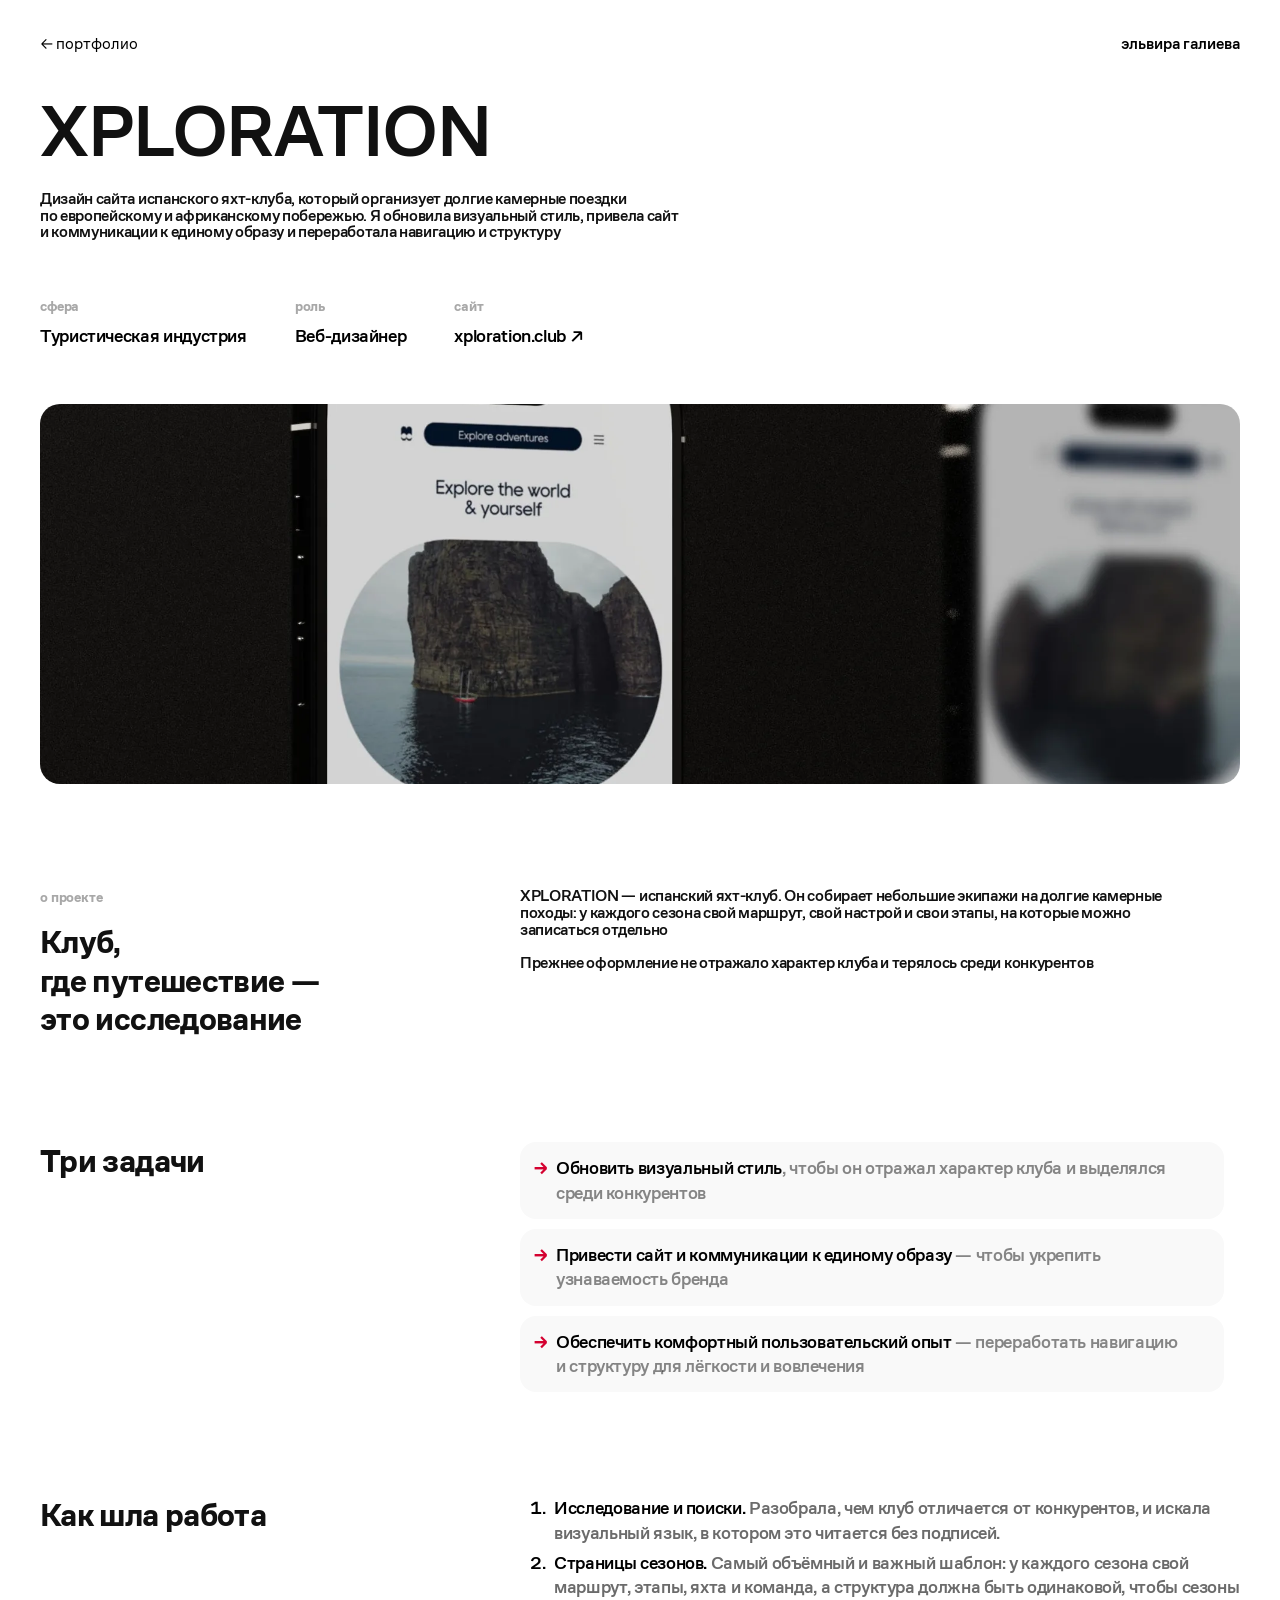
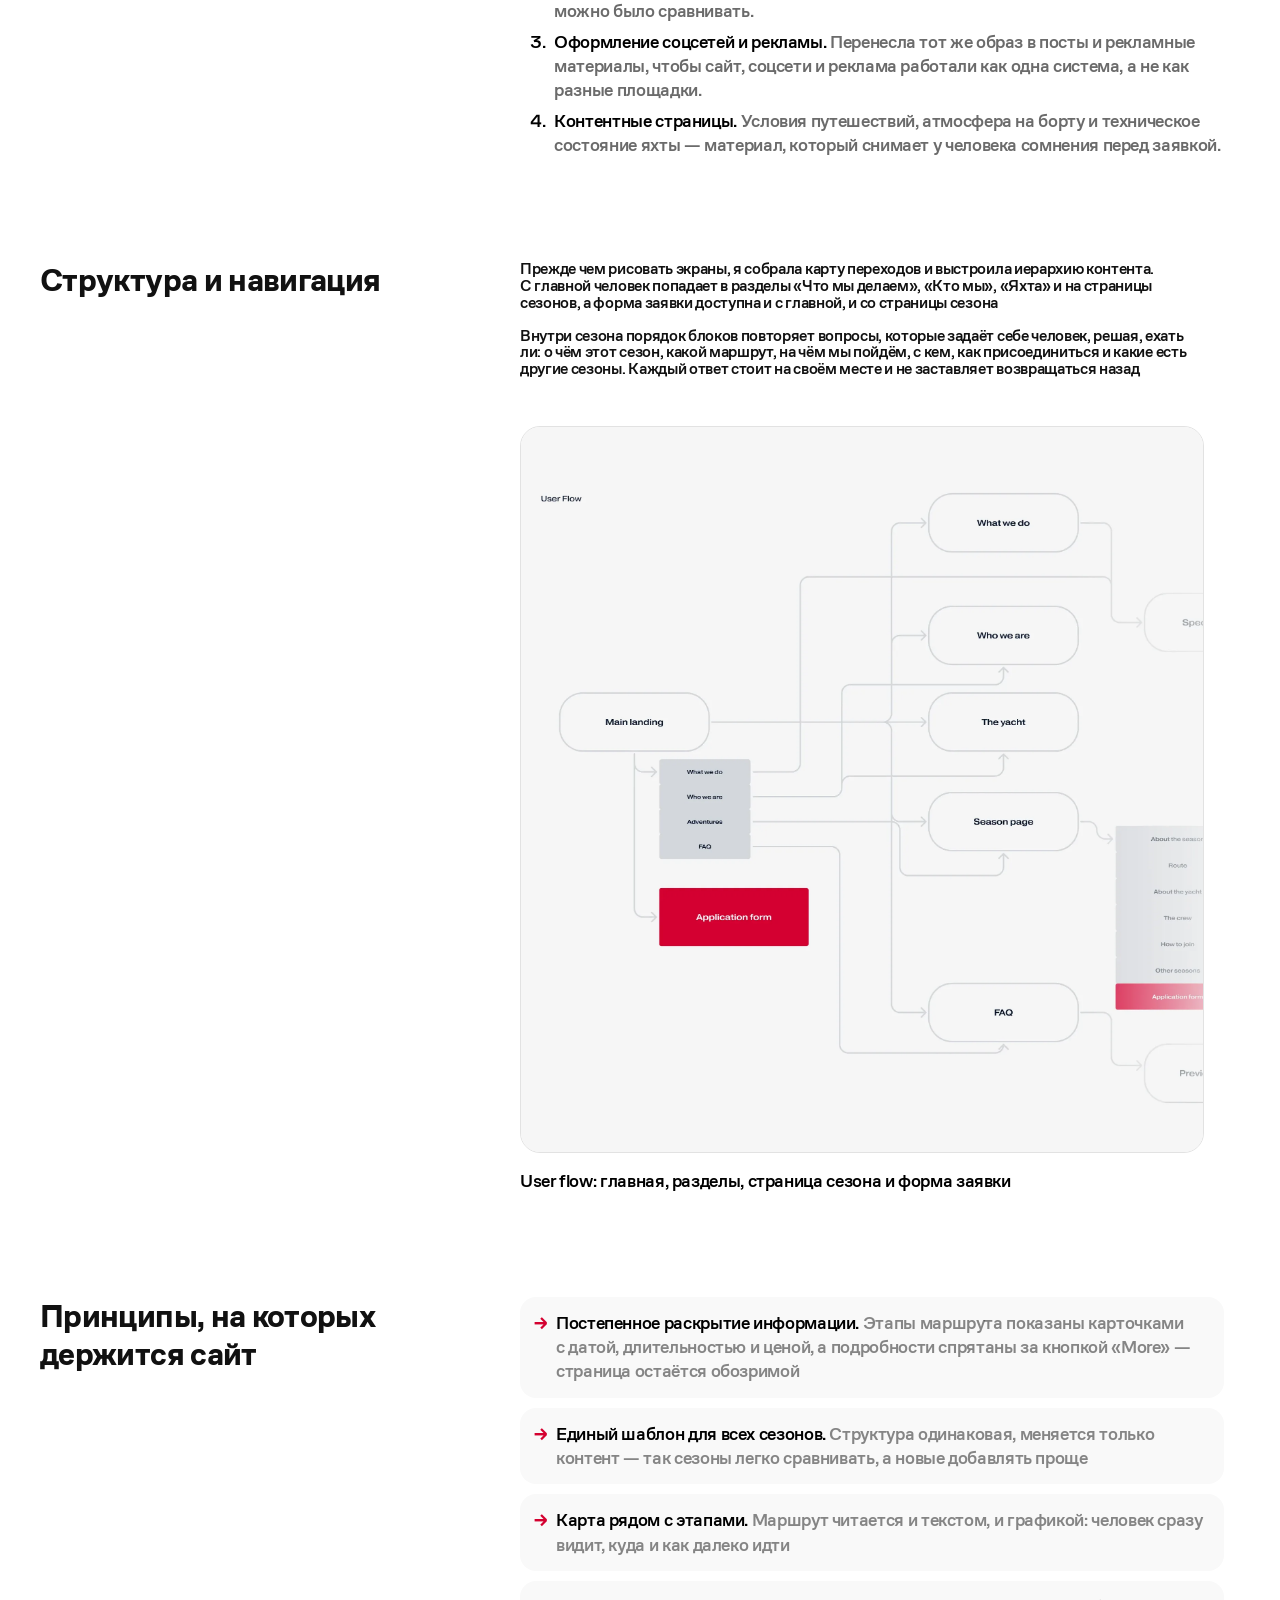
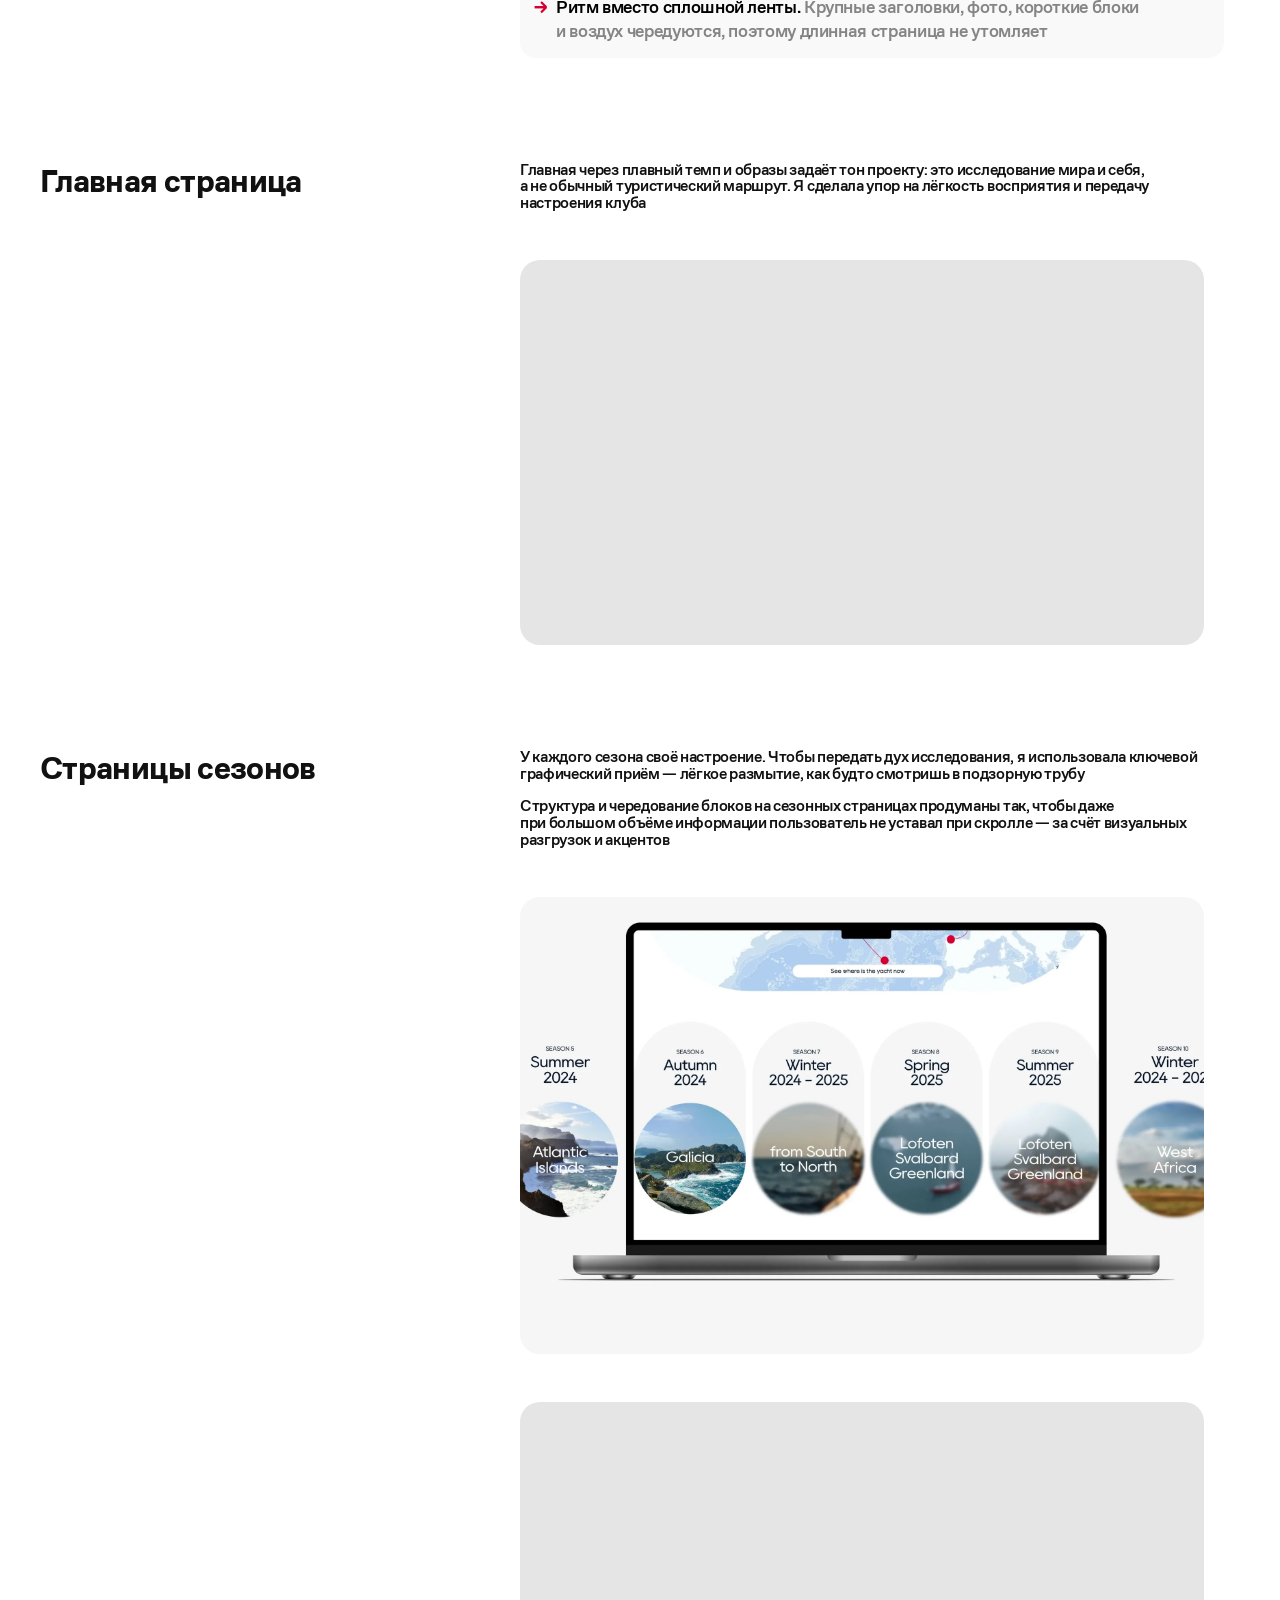
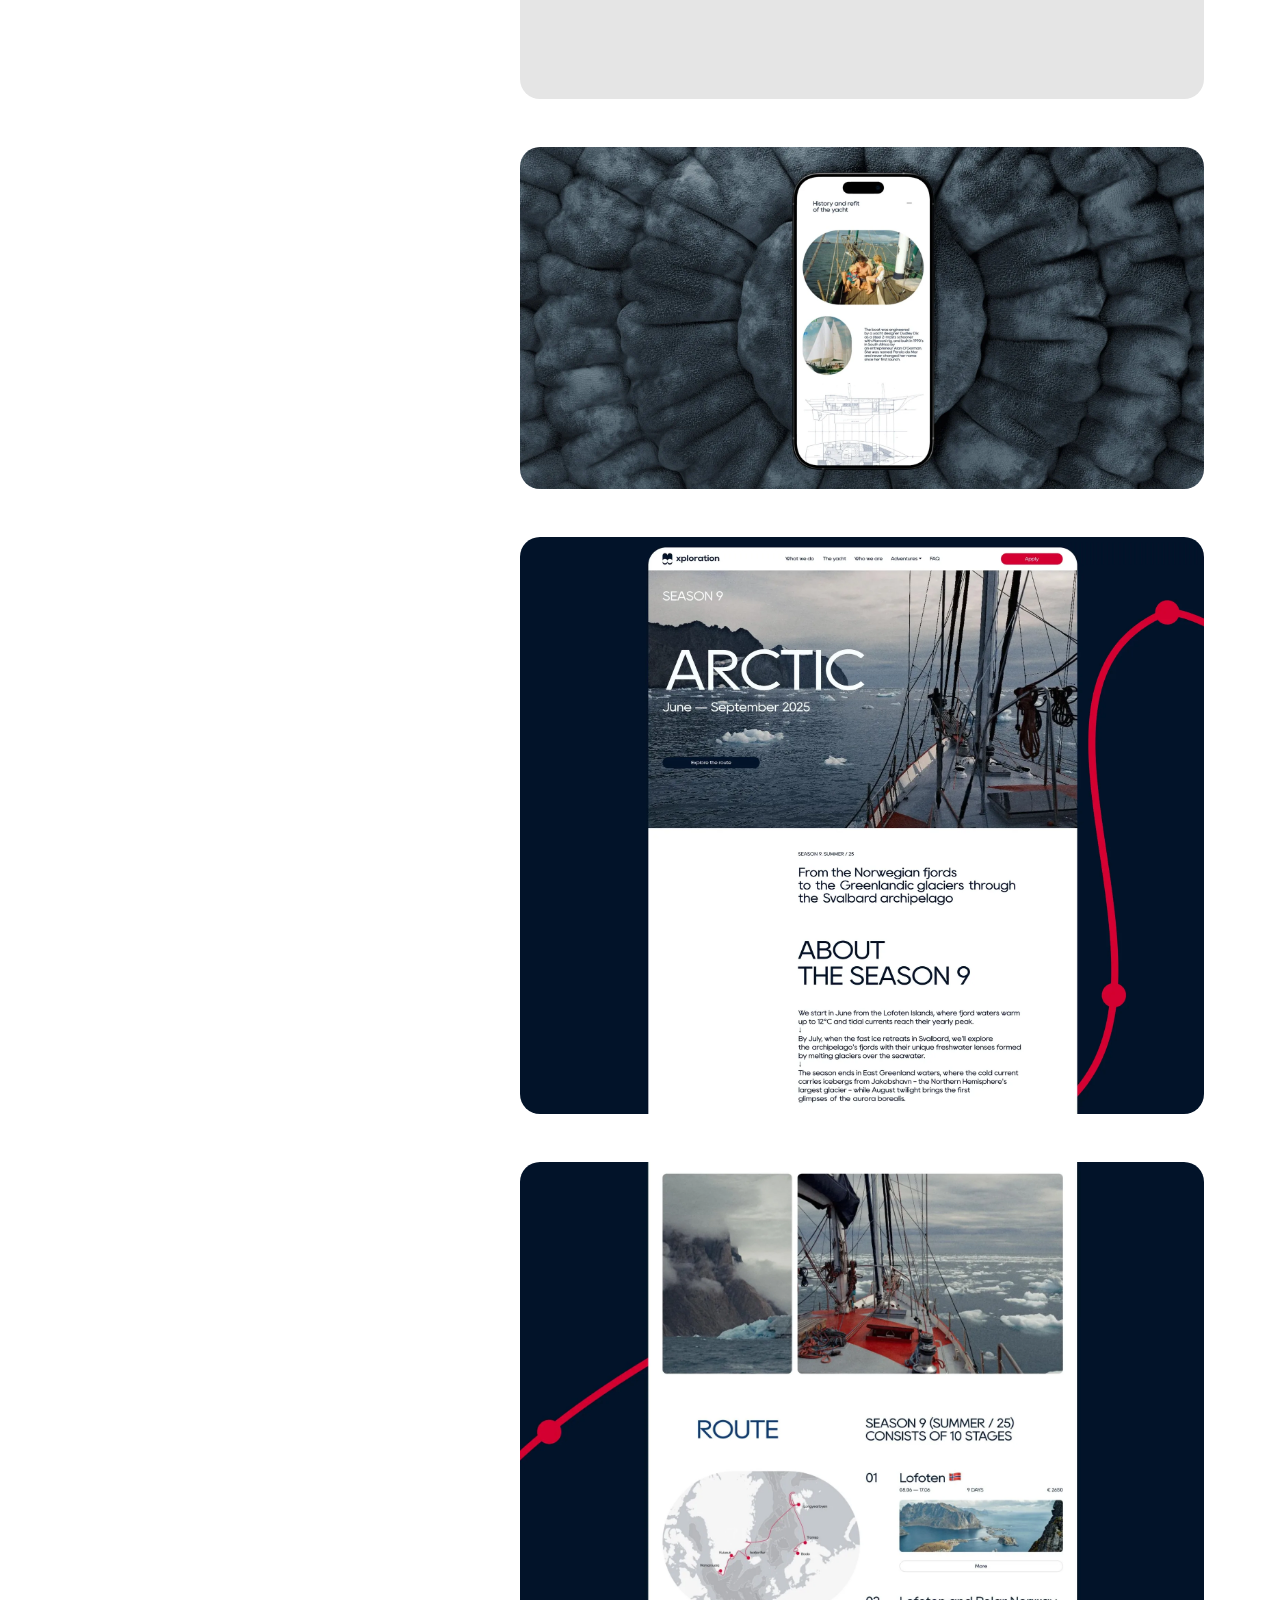
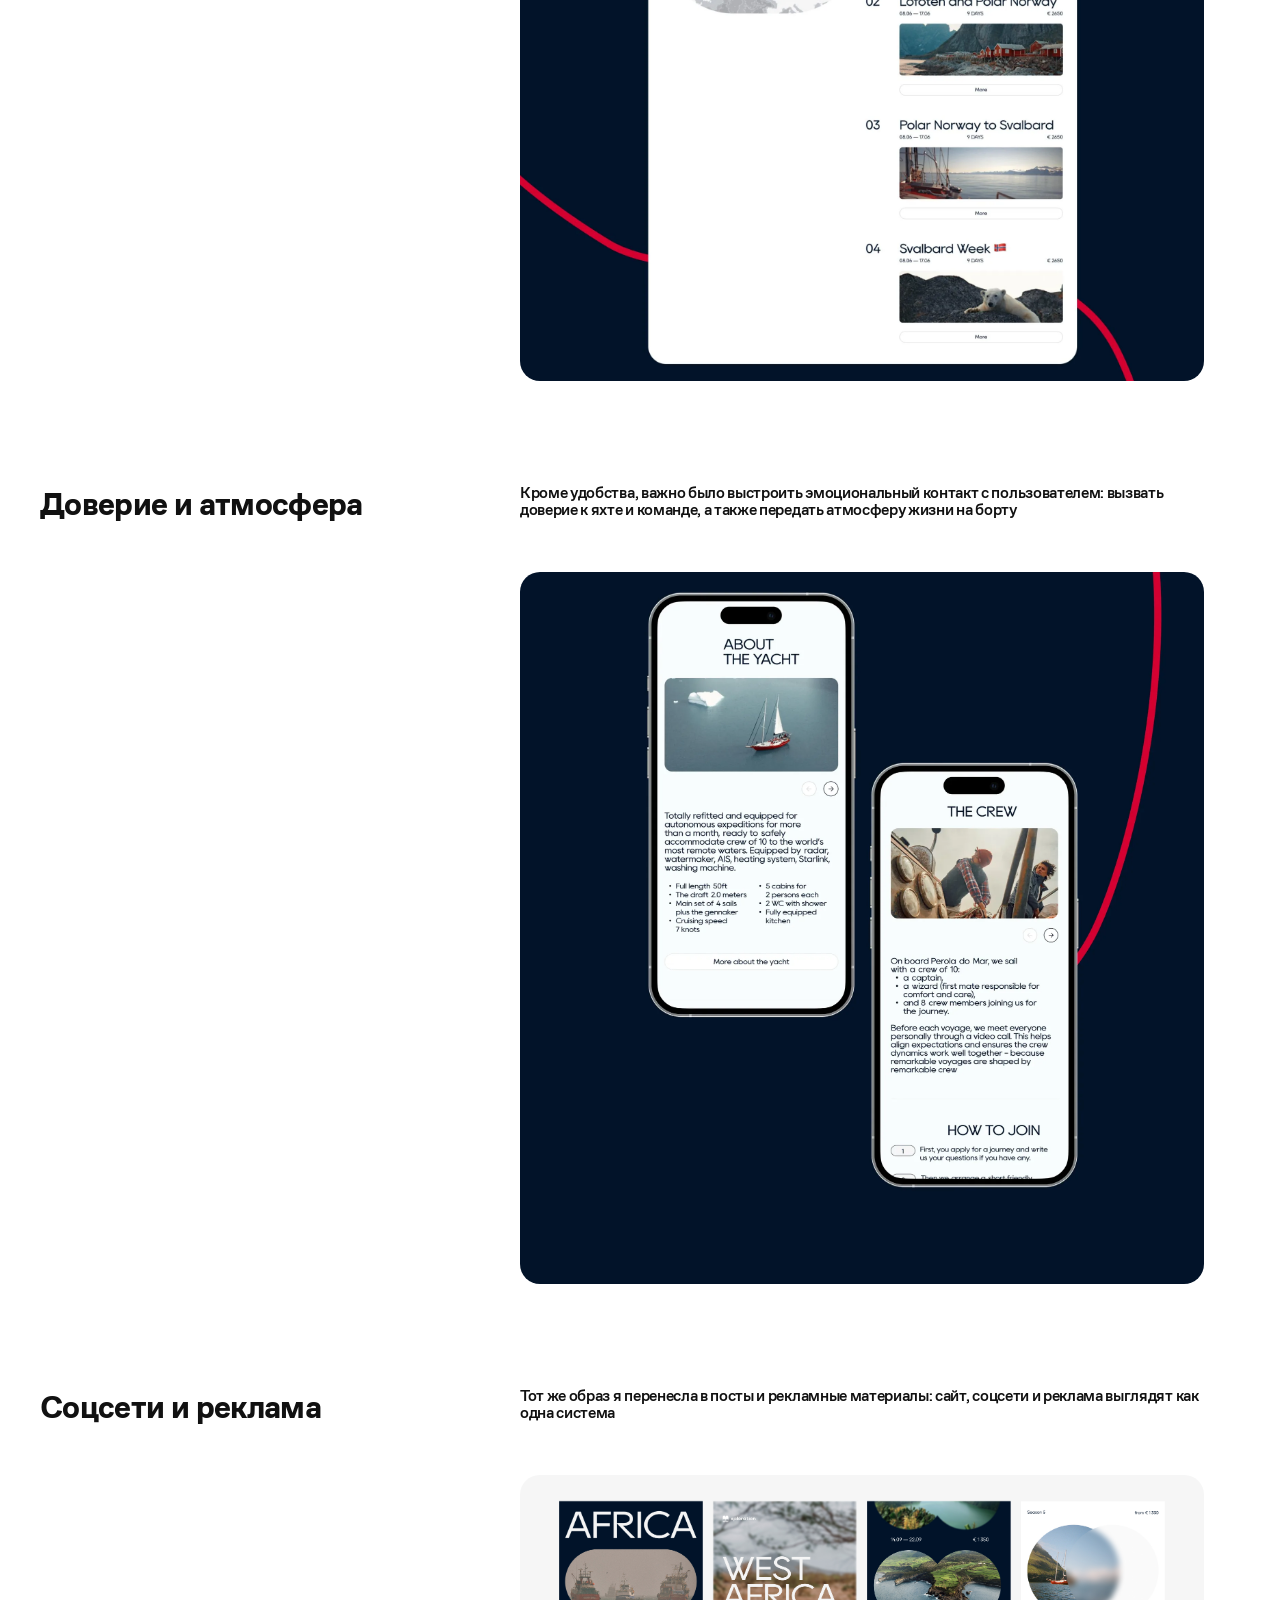
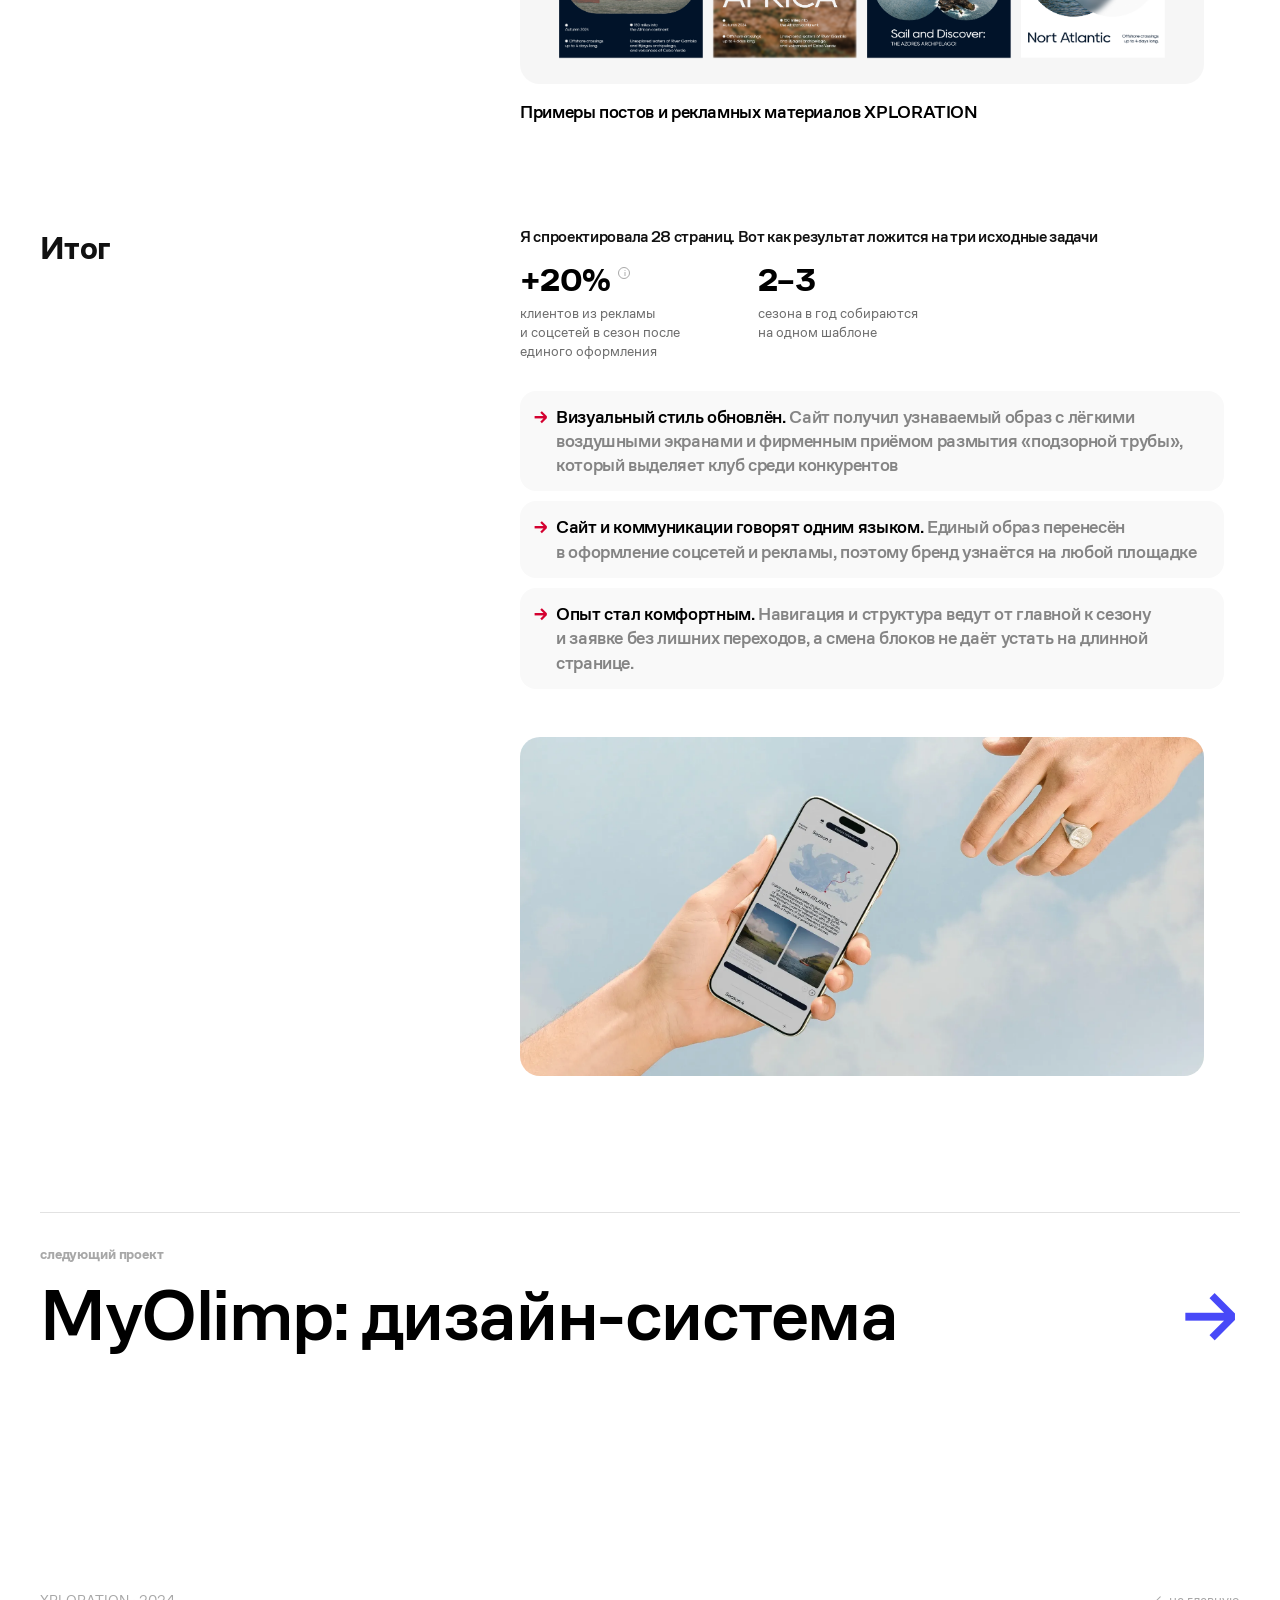
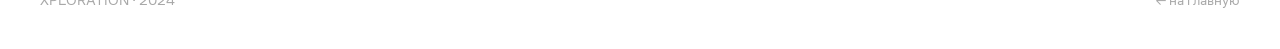
<file: case-xploration.html>
<!doctype html>
<html lang="ru">
  <head>
    <meta charset="utf-8" />
    <meta name="viewport" content="width=device-width, initial-scale=1" />
    <title>XPLORATION — Эльвира Галиева</title>
    <meta
      name="description"
      content="Кейс XPLORATION: дизайн сайта испанского яхт-клуба — визуальный стиль, структура и страницы сезонов."
    />
    <link rel="icon" type="image/png" href="images/favicon.png" />
    <link rel="preconnect" href="https://fonts.googleapis.com" />
    <link rel="preconnect" href="https://fonts.gstatic.com" crossorigin />
    <link
      href="https://fonts.googleapis.com/css2?family=Inter:wght@400;500;600;700&display=swap"
      rel="stylesheet"
    />
    <link rel="stylesheet" href="style.css" />
    <style>
      /* =========================================================
       Доп. стили только для страницы кейса XPLORATION.
       Компоненты те же, что в кейсе «Сайты для застройщиков»:
       топбар, hero, сетка глав (.section-grid), goals, steps.
       Новое: широкий кадр (.shot) — картинка на всю сетку.
       ========================================================= */
      :root {
        --case-accent: #d40130;
      }
      .case-topbar {
        position: fixed;
        top: 0;
        left: 0;
        right: 0;
        z-index: 40;
        display: flex;
        justify-content: space-between;
        align-items: center;
        padding-top: 33px;
        padding-bottom: 12px;
        color: #fff;
        mix-blend-mode: difference;
        pointer-events: none;
      }
      .case-topbar__back {
        color: inherit;
        pointer-events: auto;
        transition: opacity 0.15s;
      }
      .case-topbar__back:hover {
        color: inherit;
        opacity: 0.55;
      }
      .case-topbar__name {
        text-transform: lowercase;
        font-weight: var(--text-w-medium);
        color: inherit;
        pointer-events: auto;
      }

      .case-hero {
        padding-top: 96px;
      }
      .case-hero__title {
        max-width: none;
      }
      .case-hero__intro {
        margin-top: 24px;
        max-width: 640px;
        color: var(--text);
      }
      .case-meta {
        display: flex;
        flex-wrap: wrap;
        gap: 48px;
        margin-top: 56px;
      }
      .case-meta__item .label {
        margin-bottom: 8px;
      }
      .case-meta__item .value {
        font-size: var(--h4-size);
        line-height: var(--h4-lh);
        font-weight: var(--h4-w);
        letter-spacing: var(--h4-ls);
        color: var(--black);
      }
      a.value:hover {
        color: var(--case-accent);
      }

      .section-grid {
        display: grid;
        grid-template-columns: 360px 1fr;
        gap: 16px 120px;
        padding-top: 104px;
      }
      .section-grid .side h2 {
        margin-top: 0;
      }
      .section-grid .body p {
        color: var(--text);
        max-width: 62ch;
        margin-bottom: 16px;
      }
      .section-grid .body p:last-child {
        margin-bottom: 0;
      }

      .steps {
        margin: 0;
        padding: 0 0 0 1.6em;
        max-width: 64ch;
        color: var(--gray);
        display: flex;
        flex-direction: column;
        gap: 6px;
        font-size: var(--h4-size);
        line-height: var(--h4-lh);
        font-weight: var(--h4-w);
        letter-spacing: var(--h4-ls);
      }
      .steps li {
        padding-left: 0.3em;
      }
      .steps li::marker {
        color: var(--black);
        font-variant-numeric: tabular-nums;
      }
      .steps strong {
        color: var(--black);
        font-weight: var(--h4-w);
      }

      ul.goals {
        list-style: none;
        margin: 0;
        padding: 0;
        display: flex;
        flex-direction: column;
        gap: 10px;
        max-width: 64ch;
      }
      ul.goals li {
        position: relative;
        display: block;
        padding: 14px 16px 14px 36px;
        background: var(--row-bg);
        border-radius: var(--r-m);
        color: rgba(17, 17, 17, 0.5);
        font-size: var(--h4-size);
        line-height: var(--h4-lh);
        font-weight: var(--h4-w);
        letter-spacing: var(--h4-ls);
      }
      ul.goals li::before {
        content: '→';
        position: absolute;
        left: 14px;
        top: 14px;
        color: var(--case-accent);
        font-weight: 700;
      }
      ul.goals li strong {
        font-weight: var(--text-w-medium);
        color: var(--black);
      }

      /* ---------- широкий кадр: картинка на всю сетку ---------- */
      .shot {
        margin: 0;
        padding-top: 48px;
      }
      .shot.wrap:not(.shot--first) {
        padding-left: calc(var(--gutter) + 360px + 120px);
      }
      .shot--first {
        padding-top: 56px;
      }
      .shot.shot--first img {
        width: 100%;
        height: 380px;
        object-fit: cover;
        object-position: center;
      }
      .shot img {
        display: block;
        width: 95%;
        height: auto;
        border-radius: var(--r-l);
        background: var(--placeholder);
      }
      .shot--line img {
        border: 1px solid #e2e2e2;
      }
      .shot__cap {
        margin-top: 16px;
        color: var(--black);
        max-width: 64ch;
      }
      .stat__num-wrap {
        position: relative;
        width: max-content;
      }
      .stat__hint {
        position: absolute;
        left: calc(100% + 8px);
        top: 6px;
        display: inline-flex;
        align-items: center;
        justify-content: center;
        width: 12px;
        height: 12px;
        border: 1px solid var(--gray-label);
        border-radius: 50%;
        color: var(--gray-label);
        font-size: 8px;
        line-height: 1;
        font-weight: var(--text-w-medium);
        cursor: help;
      }
      .stat__hint:focus-visible {
        outline: 1px solid var(--black);
        outline-offset: 2px;
      }
      .stat__hint-text {
        position: absolute;
        left: 0;
        bottom: calc(100% + 10px);
        z-index: 5;
        width: min(260px, calc(100vw - 32px));
        padding: 10px 12px;
        border: 1px solid #e2e2e2;
        border-radius: var(--r-m);
        background: var(--white);
        box-shadow: 0 8px 24px rgba(0, 0, 0, 0.08);
        color: var(--text);
        font-size: var(--small-size);
        line-height: var(--small-lh);
        font-weight: var(--text-w);
        opacity: 0;
        pointer-events: none;
        transform: translateY(4px);
        transition: opacity 0.15s, transform 0.15s;
      }
      .stat__hint:hover .stat__hint-text,
      .stat__hint:focus .stat__hint-text {
        opacity: 1;
        transform: none;
      }
      /* видео-скринкаст: пропорции 16:9, без элементов управления */
      .video {
        position: relative;
        width: 95%;
        aspect-ratio: 16 / 9;
        overflow: hidden;
        border-radius: var(--r-l);
        background: var(--placeholder);
      }
      .video iframe {
        position: absolute;
        inset: 0;
        width: 100%;
        height: 100%;
        border: 0;
        pointer-events: none;
      }
      .video--wide {
        aspect-ratio: 1280 / 556;
      }
      /* два кадра в ряд */
      .shots-2 {
        display: grid;
        grid-template-columns: repeat(2, minmax(0, 1fr));
        gap: 16px;
        padding-top: 16px;
      }
      .shots-2 .shot {
        padding-top: 0;
      }
      /* карта переходов: длинная картинка, не растягиваем на всю ширину */
      .shot--flow img {
        border: 1px solid #e2e2e2;
      }

      @media (max-width: 900px) {
        .shot.wrap:not(.shot--first) {
          padding-left: var(--gutter);
        }
        .section-grid {
          grid-template-columns: 1fr;
          gap: 14px;
          padding-top: 72px;
        }
        .case-meta {
          gap: 28px;
        }
        .shots-2 {
          grid-template-columns: 1fr;
        }
      }
    </style>
      <link rel="stylesheet" href="page-transition.css" />
    <script src="page-transition.js" defer></script>
  </head>
  <body>
    <header class="case-topbar wrap">
      <a class="case-topbar__back t-normal" href="index.html">← портфолио</a>
      <a class="case-topbar__name t-normal" href="index.html#contacts"
        >эльвира галиева</a
      >
    </header>

    <main>
      <!-- ============ HERO ============ -->
      <section class="case-hero wrap">
        <h1 class="t-h1 case-hero__title">XPLORATION</h1>
        <p class="case-hero__intro">
          Дизайн сайта испанского яхт-клуба, который организует долгие камерные
          поездки по европейскому и африканскому побережью. Я обновила
          визуальный стиль, привела сайт и коммуникации к единому образу
          и переработала навигацию и структуру
        </p>
        <div class="case-meta">
          <div class="case-meta__item">
            <p class="label">Сфера</p>
            <p class="value">Туристическая индустрия</p>
          </div>
          <div class="case-meta__item">
            <p class="label">Роль</p>
            <p class="value">Веб-дизайнер</p>
          </div>
          <div class="case-meta__item">
            <p class="label">Сайт</p>
            <a
              class="value"
              href="https://xploration.club"
              target="_blank"
              rel="noopener"
              >xploration.club ↗</a
            >
          </div>
        </div>
        <figure class="shot shot--first">
          <img
            src="images/case-xploration/mobile-hero.webp"
            alt="Сайт XPLORATION на телефоне: первый экран главной страницы"
          />
        </figure>
      </section>

      <!-- ============ КОНТЕКСТ ============ -->
      <section class="section-grid wrap">
        <div class="side">
          <p class="label">О проекте</p>
          <h2 class="t-h2">Клуб, где путешествие&nbsp;— это исследование</h2>
        </div>
        <div class="body">
          <p>
            XPLORATION — испанский яхт-клуб. Он собирает небольшие экипажи
            на долгие камерные походы: у каждого сезона свой маршрут, свой
            настрой и свои этапы, на которые можно записаться отдельно
          </p>
          <p>
            Прежнее оформление не отражало характер клуба и терялось среди
            конкурентов
          </p>
        </div>
      </section>

      <!-- ============ ЗАДАЧИ ============ -->
      <section class="section-grid wrap">
        <div class="side"><h2 class="t-h2">Три задачи</h2></div>
        <div class="body">
          <ul class="goals">
            <li>
              <strong>Обновить визуальный стиль</strong>, чтобы он отражал
              характер клуба и выделялся среди конкурентов
            </li>
            <li>
              <strong>Привести сайт и коммуникации к единому образу</strong> —
              чтобы укрепить узнаваемость бренда
            </li>
            <li>
              <strong>Обеспечить комфортный пользовательский опыт</strong> —
              переработать навигацию и структуру для лёгкости и вовлечения
            </li>
          </ul>
        </div>
      </section>

      <!-- ============ ЭТАПЫ ============ -->
      <section class="section-grid wrap">
        <div class="side"><h2 class="t-h2">Как шла работа</h2></div>
        <div class="body">
          <ol class="steps">
            <li>
              <strong>Исследование и поиски.</strong> Разобрала, чем клуб
              отличается от конкурентов, и искала визуальный язык, в котором
              это читается без подписей.
            </li>
            <li>
              <strong>Страницы сезонов.</strong> Самый объёмный и важный шаблон:
              у каждого сезона свой маршрут, этапы, яхта и команда, а структура
              должна быть одинаковой, чтобы сезоны можно было сравнивать.
            </li>
            <li>
              <strong>Оформление соцсетей и рекламы.</strong> Перенесла тот же
              образ в посты и рекламные материалы, чтобы сайт, соцсети и реклама
              работали как одна система, а не как разные площадки.
            </li>
            <li>
              <strong>Контентные страницы.</strong> Условия путешествий,
              атмосфера на борту и техническое состояние яхты — материал,
              который снимает у человека сомнения перед заявкой.
            </li>
          </ol>
        </div>
      </section>

      <!-- ============ ПОЛЬЗОВАТЕЛЬСКИЙ ПУТЬ ============ -->
      <section class="section-grid wrap">
        <div class="side"><h2 class="t-h2">Структура и навигация</h2></div>
        <div class="body">
          <p>
            Прежде чем рисовать экраны, я собрала карту переходов и выстроила
            иерархию контента. С главной человек попадает в разделы
            «Что мы делаем», «Кто мы», «Яхта» и на страницы сезонов, а форма
            заявки доступна и с главной, и со страницы сезона
          </p>
          <p>
            Внутри сезона порядок блоков повторяет вопросы, которые задаёт себе
            человек, решая, ехать ли: о чём этот сезон, какой маршрут,
            на чём мы пойдём, с кем, как присоединиться и какие есть другие
            сезоны. Каждый ответ стоит на своём месте и не заставляет
            возвращаться назад
          </p>
        </div>
      </section>
      <figure class="shot shot--flow wrap">
        <img
          src="images/case-xploration/flow.webp"
          alt="User flow сайта XPLORATION: главная, разделы, страница сезона, FAQ и форма заявки"
          loading="lazy"
        />
        <figcaption class="shot__cap t-h4">
          User flow: главная, разделы, страница сезона и форма заявки
        </figcaption>
      </figure>

      <!-- ============ ПРИНЦИПЫ ============ -->
      <section class="section-grid wrap">
        <div class="side">
          <h2 class="t-h2">Принципы, на которых держится сайт</h2>
        </div>
        <div class="body">
          <ul class="goals">
            <li>
              <strong>Постепенное раскрытие информации.</strong> Этапы маршрута
              показаны карточками с датой, длительностью и ценой, а подробности
              спрятаны за кнопкой «More» — страница остаётся обозримой
            </li>
            <li>
              <strong>Единый шаблон для всех сезонов.</strong> Структура
              одинаковая, меняется только контент — так сезоны легко сравнивать,
              а новые добавлять проще
            </li>
            <li>
              <strong>Карта рядом с этапами.</strong> Маршрут читается
              и текстом, и графикой: человек сразу видит, куда и как далеко идти
            </li>
            <li>
              <strong>Ритм вместо сплошной ленты.</strong> Крупные заголовки,
              фото, короткие блоки и воздух чередуются, поэтому длинная страница
              не утомляет
            </li>
          </ul>
        </div>
      </section>

      <!-- ============ ГЛАВНАЯ ============ -->
      <section class="section-grid wrap">
        <div class="side"><h2 class="t-h2">Главная страница</h2></div>
        <div class="body">
          <p>
            Главная через плавный темп и образы задаёт тон проекту:
            это исследование мира и себя, а не обычный туристический маршрут.
            Я сделала упор на лёгкость восприятия и передачу настроения клуба
          </p>
        </div>
      </section>
      <figure class="shot wrap">
        <div class="video">
          <iframe
            src="https://player.vimeo.com/video/1079475437?h=fa995773c8&amp;badge=0&amp;autopause=0&amp;autoplay=1&amp;loop=1&amp;title=0&amp;controls=0&amp;player_id=0&amp;app_id=58479&amp;muted=1"
            title="Главная страница XPLORATION: скринкаст"
            allow="autoplay; fullscreen; picture-in-picture"
            loading="lazy"
            referrerpolicy="strict-origin-when-cross-origin"
          ></iframe>
        </div>
      </figure>

      <!-- ============ СЕЗОНЫ ============ -->
      <section class="section-grid wrap">
        <div class="side"><h2 class="t-h2">Страницы сезонов</h2></div>
        <div class="body">
          <p>
            У каждого сезона своё настроение. Чтобы передать дух исследования,
            я использовала ключевой графический приём — лёгкое размытие,
            как будто смотришь в подзорную трубу
          </p>
          <p>
            Структура и чередование блоков на сезонных страницах продуманы так,
            чтобы даже при большом объёме информации пользователь не уставал
            при скролле — за счёт визуальных разгрузок и акцентов
          </p>
        </div>
      </section>
      <figure class="shot wrap">
        <img
          src="images/case-xploration/seasons.webp"
          alt="Выбор сезона: круглые карточки с размытием «подзорной трубы»"
          loading="lazy"
        />
      </figure>
      <figure class="shot wrap">
        <div class="video video--wide">
          <iframe
            src="https://player.vimeo.com/video/1079483355?h=fa995773c8&amp;badge=0&amp;autopause=0&amp;autoplay=1&amp;loop=1&amp;title=0&amp;controls=0&amp;player_id=0&amp;app_id=58479&amp;muted=1"
            title="Страница сезона XPLORATION: маршрут на карте, скринкаст"
            allow="autoplay; fullscreen; picture-in-picture"
            loading="lazy"
            referrerpolicy="strict-origin-when-cross-origin"
          ></iframe>
        </div>
      </figure>
      <figure class="shot wrap">
        <img
          src="images/case-xploration/yacht-history.webp"
          alt="Страница «История и ремонт яхты» на телефоне"
          loading="lazy"
        />
      </figure>
      <figure class="shot wrap">
        <img
          src="images/case-xploration/arctic.webp"
          alt="Страница сезона Arctic: первый экран, описание сезона и маршрут по этапам"
          loading="lazy"
        />
      </figure>

      <figure class="shot wrap">
        <img
          src="images/case-xploration/route.webp"
          alt="Страница сезона: маршрут на карте и этапы с датой, длительностью и ценой"
          loading="lazy"
        />
      </figure>

      <!-- ============ ДОВЕРИЕ ============ -->
      <section class="section-grid wrap">
        <div class="side"><h2 class="t-h2">Доверие и атмосфера</h2></div>
        <div class="body">
          <p>
            Кроме удобства, важно было выстроить эмоциональный контакт
            с пользователем: вызвать доверие к яхте и команде, а также передать
            атмосферу жизни на борту
          </p>
        </div>
      </section>
      <figure class="shot wrap">
        <img
          src="images/case-xploration/yacht-crew.webp"
          alt="Блоки «О яхте», «Команда» и «Как присоединиться» на телефоне"
          loading="lazy"
        />
      </figure>

      <!-- ============ СОЦСЕТИ И РЕКЛАМА ============ -->
      <section class="section-grid wrap">
        <div class="side"><h2 class="t-h2">Соцсети и реклама</h2></div>
        <div class="body">
          <p>
            Тот же образ я перенесла в посты и рекламные материалы: сайт,
            соцсети и реклама выглядят как одна система
          </p>
        </div>
      </section>
      <figure class="shot wrap">
        <img
          src="images/case-xploration/social.jpg"
          alt="Примеры постов и рекламных материалов XPLORATION"
          loading="lazy"
        />
        <figcaption class="shot__cap t-h4">
          Примеры постов и рекламных материалов XPLORATION
        </figcaption>
      </figure>

      <!-- ============ ИТОГ ============ -->
      <section class="section-grid wrap">
        <div class="side"><h2 class="t-h2">Итог</h2></div>
        <div class="body">
          <p>
            Я спроектировала 28 страниц. Вот как результат ложится
            на три исходные задачи
          </p>
          <div class="stats">
            <div class="stat">
              <div class="stat__num-wrap">
                <div class="stat__num">+20%</div>
                <span class="stat__hint" tabindex="0" aria-label="Как сравнивали сезоны"
                  >i<span class="stat__hint-text" role="tooltip"
                    >Сравнение первого и четвёртого сезона за время моей работы.</span
                  ></span
                >
              </div>
              <div class="stat__cap">
                клиентов из рекламы и соцсетей в сезон после единого оформления
              </div>
            </div>
            <div class="stat">
              <div class="stat__num">2–3</div>
              <div class="stat__cap">
                сезона в год собираются на одном шаблоне
              </div>
            </div>
          </div>
          <ul class="goals">
            <li>
              <strong>Визуальный стиль обновлён.</strong> Сайт получил
              узнаваемый образ с лёгкими воздушными экранами и фирменным приёмом
              размытия «подзорной трубы», который выделяет клуб среди
              конкурентов
            </li>
            <li>
              <strong>Сайт и коммуникации говорят одним языком.</strong> Единый
              образ перенесён в оформление соцсетей и рекламы, поэтому бренд
              узнаётся на любой площадке
            </li>
            <li>
              <strong>Опыт стал комфортным.</strong> Навигация и структура ведут
              от главной к сезону и заявке без лишних переходов, а смена блоков
              не даёт устать на длинной странице.
            </li>
          </ul>
        </div>
      </section>
      <figure class="shot wrap">
        <img
          src="images/case-xploration/hand.webp"
          alt="Сайт XPLORATION на телефоне в руке"
          loading="lazy"
        />
      </figure>

      <section class="case-next wrap">
        <a
          class="case-next__link"
          href="case-myolimp.html"
          style="--next-accent: #4849f8"
        >
          <p class="case-next__label label">следующий проект</p>
          <p class="case-next__title">
            <span>MyOlimp: дизайн-система</span
            ><span class="case-next__arrow" aria-hidden="true">→</span>
          </p>
        </a>
      </section>

      <footer class="footer wrap">
        <span>XPLORATION · 2024</span>
        <a class="t-small" href="index.html">← на главную</a>
      </footer>
    </main>
  </body>
</html>
</file>
<file: style.css>
/* =========================================================
   Портфолио — Эльвира Галиева
   Дизайн-система: CoFo Sans, серый #6B6B6B, скругления 10 / 16 / 20 px
   ========================================================= */

/* ---------- Шрифт CoFo Sans ----------
   Файлы лежат в папке fonts/. Есть начертания Regular 400, Medium 500, Bold 700.
   Если файлы не загрузились — запасной Inter. */
@font-face {
  font-family: "CoFo Sans";
  src: url("fonts/CoFoSans-Regular.woff") format("woff");
  font-weight: 400; font-style: normal; font-display: swap;
}
@font-face {
  font-family: "CoFo Sans";
  src: url("fonts/CoFoSans-Medium.woff") format("woff");
  font-weight: 500; font-style: normal; font-display: swap;
}
@font-face {
  font-family: "CoFo Sans";
  src: url("fonts/CoFoSans-Bold.woff") format("woff");
  font-weight: 700; font-style: normal; font-display: swap;
}

:root {
  --black: #000;
  --text: #111;
  --gray: #6B6B6B;          /* вторичный текст */
  --gray-label: #A8A8A8;    /* подписи разделов */
  --placeholder: #E5E5E5;   /* серые плейсхолдеры */
  --row-bg: #F9F9F9;        /* фон строк опыта/обучения */
  --tag-bg: #F0F0F0;
  --accent: #FF0000;        /* навык при наведении */
  --white: #fff;

  --r-s: 10px;   /* кнопки, теги */
  --r-m: 16px;   /* строки, логотипы, тултип */
  --r-l: 20px;   /* большие обложки */

  /* Сетка резиновая: контент тянется на всю ширину окна,
     по бокам только поля --gutter (40 / 32 / 16 px). */
  --max: 100%;
  --gutter: 40px;

  /* ---------- Типографическая шкала ----------
     размер / межстрочный / насыщенность / трекинг */
  --h1-size: 73px;  --h1-lh: 0.97; --h1-w: 500; --h1-ls: -0.02em;
  --h2-size: 32px;  --h2-lh: 1.2;  --h2-w: 700; --h2-ls: -0.02em;
  --h3-size: 22px;  --h3-lh: 1.05; --h3-w: 700; --h3-ls: -0.02em;
  --h4-size: 18px;  --h4-lh: 1.35; --h4-w: 500; --h4-ls: -0.02em;

  --big-size:    16px; --big-lh:    1.05; --big-w: 500; --big-ls: -0.02em;
  --normal-size: 16px; --normal-lh: 1.4;
  --small-size:  14px; --small-lh:  1.35;
  --label-size:  14px; --label-lh:  1.35;
  --text-w: 400;          /* обычный текст */
  --text-w-medium: 500;   /* кнопки, теги, акценты */
  --label-ls: -0.01em;     /* подписи разделов */
}

*, *::before, *::after { box-sizing: border-box; }

html { scroll-behavior: smooth; }

body {
  margin: 0;
  background: var(--white);
  color: var(--text);
  font-family: "CoFo Sans", "Inter", system-ui, -apple-system, "Segoe UI", Roboto, sans-serif;
  -webkit-font-smoothing: antialiased;
  overflow-wrap: break-word;
}

h1, h2, p { margin: 0; }
a { color: inherit; text-decoration: none; }

/* =========================================================
   ТИПОГРАФИКА — единственное место, где задаются шрифты.
   Классы .t-* можно вешать на новые элементы.
   ========================================================= */

/* H1 — имя и роль в шапке */
.t-h1 {
  font-size: var(--h1-size); line-height: var(--h1-lh);
  font-weight: var(--h1-w); letter-spacing: var(--h1-ls);
}
/* H2 — заголовки кейсов, цифры итогов */
.t-h2, .case__title, .stat__num {
  font-size: var(--h2-size); line-height: var(--h2-lh);
  font-weight: var(--h2-w); letter-spacing: var(--h2-ls);
}
/* H3 — компании, вузы, список навыков, текст контактов */
.t-h3, .job__company, .edu__name, .skills, .contacts__text {
  font-size: var(--h3-size); line-height: var(--h3-lh);
  font-weight: var(--h3-w); letter-spacing: var(--h3-ls);
}
/* Блок «Кратко» — крупнее H3 в ~1.5 раза, часть текста затемнена, часть серая */
.about__text {
  font-size: calc(var(--h3-size) * 1.3); line-height: 1.05;
  font-weight: var(--h3-w); letter-spacing: var(--h3-ls);
}
.about__text--strong { color: var(--black); }
.about__text--muted { color: #B3B3B3; }
/* H4 — должности и даты, программы обучения */
.t-h4, .job__main, .edu__main {
  font-size: var(--h4-size); line-height: var(--h4-lh);
  font-weight: var(--h4-w); letter-spacing: var(--h4-ls);
}
/* Big text — основной текст, описания кейсов */
body, .t-big, .case__desc {
  font-size: var(--big-size); line-height: var(--big-lh);
  font-weight: var(--big-w); letter-spacing: var(--big-ls);
}
/* Normal text — шапка, кнопки, теги, подписи в обучении */
.t-normal, .topbar__meta, .btn, .tag, .edu__sub {
  font-size: var(--normal-size); line-height: var(--normal-lh);
  font-weight: var(--text-w); letter-spacing: 0;
}
.btn, .tag { font-weight: var(--text-w-medium); }
/* Small text — подписи под цифрами, детали опыта, годы, футер */
.t-small, .stat__cap, .job__sub, .edu__sub--sm, .footer, .media__hint, .skill-tip__title, .skill-tip__list {
  font-size: var(--small-size); line-height: var(--small-lh);
  font-weight: var(--text-w); letter-spacing: 0;
}
.skill-tip__title, .skill-tip__list, .media__hint b { font-weight: var(--text-w-medium); }
/* Label — Small строчными: «Кратко», «Итоги», «Опыт работы»… */
.t-label, .label {
  font-size: var(--label-size); line-height: var(--label-lh);
  font-weight: 700; letter-spacing: var(--label-ls); text-transform: lowercase;
}

/* =========================================================
   Компоненты (без шрифтовых свойств)
   ========================================================= */

/* Две колонки «текст + обложка» в пропорции исходного макета 512 : 548 */
:root { --cols-2: minmax(0, 512fr) minmax(0, 548fr); }

.wrap {
  width: 100%;
  max-width: calc(var(--max) + var(--gutter) * 2);
  margin: 0 auto;
  padding: 0 var(--gutter);
}

.label { color: var(--gray-label); margin-bottom: 16px; }

/* ---------- Кнопки и теги ---------- */
.btn {
  display: inline-flex;
  align-items: center;
  justify-content: center;
  height: 37px;
  padding: 0 20px;
  border-radius: var(--r-s);
  white-space: nowrap;
  transition: opacity .15s, background .15s, color .15s;
}
button.btn { font-family: inherit; font-size: inherit; letter-spacing: inherit; cursor: pointer; }
.btn--dark { background: var(--black); color: var(--white); border: 1px solid var(--black); }
.btn--dark:hover { opacity: .8; }
.btn--outline { background: var(--white); color: var(--black); border: 1px solid var(--black); }
.btn--outline:hover { background: var(--black); color: var(--white); }

.tags { display: flex; flex-wrap: wrap; gap: 8px; }
.tag {
  display: inline-flex;
  align-items: center;
  height: 36px;
  padding: 0 20px;
  border-radius: var(--r-s);
  background: var(--tag-bg);
  white-space: nowrap;
}

/* ---------- Плейсхолдеры под фото ---------- */
.media {
  position: relative;
  overflow: hidden;
  background: var(--placeholder);
}
.media img, .media video {
  position: absolute;
  inset: 0;
  width: 100%;
  height: 100%;
  object-fit: cover;
  display: block;
}
.media.has-image { background: transparent; }
.media.has-video { background: transparent; }
/* подсказка с именем файла — видна, пока картинки нет */
.media__hint {
  position: absolute;
  inset: 0;
  display: flex;
  flex-direction: column;
  align-items: center;
  justify-content: center;
  gap: 4px;
  padding: 12px;
  text-align: center;
  color: #9A9A9A;
  pointer-events: none;
}
.media__hint b { color: #7A7A7A; }
.media--circle { border-radius: 50%; }

/* ---------- Первый экран (hero-full) ---------- */
.hero-full {
  position: relative;
  width: 100%;
  height: 100svh;
  min-height: 560px;
  max-height: 980px;
  overflow: hidden;
  background: var(--placeholder);
  /* «штора», которая поднимается снизу вверх при загрузке страницы */
  clip-path: inset(100% 0 0 0);
  transition: clip-path .7s cubic-bezier(.22,1,.36,1);
}
.hero-full.is-revealed { clip-path: inset(0 0 0 0); }

.hero-full__media {
  position: absolute;
  inset: 0;
  border-radius: 0;
}
.hero-full__media img {
  object-position: center 20%;
  opacity: 0;
  transform: scale(1.04) translateY(22px);
  transition: opacity .9s ease, transform 1s cubic-bezier(.22,1,.36,1);
  transition-delay: .15s;
}
.hero-full.is-revealed .hero-full__media img {
  opacity: 1;
  transform: scale(1) translateY(0);
}
.hero-full__overlay {
  position: absolute;
  inset: 0;
  z-index: 1;
  background: linear-gradient(to top, rgba(0,0,0,.82) 0%, rgba(0,0,0,.4) 30%, rgba(0,0,0,0) 58%);
  pointer-events: none;
  opacity: 0;
  transition: opacity 1s ease;
  transition-delay: .2s;
}
.hero-full.is-revealed .hero-full__overlay { opacity: 1; }
/* ---------- Фиксированная шапка ---------- */
.site-bar {
  position: fixed;
  top: 0; left: 0; right: 0;
  z-index: 40;
  display: flex;
  justify-content: space-between;
  align-items: center;
  padding-top: 33px;
  padding-bottom: 12px;
  color: #fff;
  mix-blend-mode: difference; /* белый текст инвертируется от цвета фона под ним */
  pointer-events: none;
  opacity: 0;
  transform: translateY(-10px);
  transition: opacity .6s ease, transform .6s ease;
}
.site-bar.is-revealed { opacity: 1; transform: translateY(0); }
.site-bar__link {
  pointer-events: auto;
  color: inherit;
  font-size: var(--normal-size);
  font-weight: var(--text-w-medium);
  text-transform: lowercase;
  transition: opacity .15s;
}
.site-bar__link:hover { opacity: .55; }
.hero-full__title-wrap {
  position: absolute;
  left: 0; right: 0; bottom: 40px;
  z-index: 2;
  opacity: 0;
  transform: translateY(18px);
  transition: opacity .7s ease, transform .8s cubic-bezier(.22,1,.36,1);
  transition-delay: .55s;
}
.hero-full.is-revealed .hero-full__title-wrap {
  opacity: 1;
  transform: translateY(0);
}
.hero-full__title {
  margin: 0;
  color: var(--white);
  font-weight: 500;
  letter-spacing: -0.02em;
  line-height: .98;
  text-transform: lowercase;
  white-space: nowrap;
  /* точный размер высчитывается в script.js (fitHeroTitle), чтобы строка занимала всю ширину */
  font-size: 104px;
}

/* ---------- Прелоадер ---------- */
.preloader {
  position: fixed;
  inset: 0;
  z-index: 100;
  display: flex;
  align-items: center;
  justify-content: center;
  background: var(--white);
  transition: opacity .45s ease;
}
.preloader.is-hidden { opacity: 0; pointer-events: none; }
.preloader__text {
  position: relative;
  margin: 0;
  font-size: var(--normal-size);
  font-weight: var(--text-w-medium);
  letter-spacing: 0;
  text-transform: lowercase;
  white-space: nowrap;
}
.preloader__text-base { color: #D9D9D9; }
.preloader__text-fill {
  position: absolute;
  left: 0; top: 0;
  color: var(--black);
  clip-path: inset(0 100% 0 0);
  transition: clip-path 1.1s cubic-bezier(.65,0,.35,1);
}
.preloader__text-fill.is-filled { clip-path: inset(0 0 0 0); }

/* страница не скроллится, пока открыт прелоадер */
body.intro-locked { overflow: hidden; }

/* без анимации для тех, кто попросил её не показывать */
@media (prefers-reduced-motion: reduce) {
  .preloader { display: none; }
  .hero-full,
  .hero-full__media img,
  .hero-full__overlay,
  .site-bar,
  .hero-full__title-wrap {
    clip-path: none !important;
    opacity: 1 !important;
    transform: none !important;
    transition: none !important;
  }
}

/* ---------- Появление при прокрутке ----------
   Класс .reveal ставит script.js. Элемент плавно поднимается снизу вверх.
   Если JS не запустился, всё видно сразу (класс .js на <html> не появится). */
.js .reveal {
  opacity: 0;
  transform: translateY(32px);
}
.js .reveal.is-in {
  opacity: 1;
  transform: none;
  transition: opacity .8s ease, transform .9s cubic-bezier(.22,1,.36,1);
}

/* «Кратко» — исключение: текст появляется построчно.
   Строки собирает script.js; отступы .1em сверху и снизу — чтобы маска
   не обрезала диакритику (й, Ё) и хвосты букв (р, у, д). */
.about__text.is-split { display: flow-root; }
.about__line {
  display: block;
  overflow: hidden;
  padding: .1em 0;
  margin-bottom: -.2em; /* компенсирует отступы, межстрочный остаётся как был */
}
.about__line:first-child { margin-top: -.1em; }
.about__line:last-child { margin-bottom: -.1em; }
.about__line-in { display: block; white-space: nowrap; }
.js .about__text.is-split .about__line-in {
  opacity: 0;
  transform: translateY(120%);
}
.js .about__text.is-split.is-in .about__line-in {
  opacity: 1;
  transform: none;
  transition: opacity .7s ease, transform 1s cubic-bezier(.22,1,.36,1);
}

@media (prefers-reduced-motion: reduce) {
  .js .reveal,
  .js .about__text.is-split .about__line-in {
    opacity: 1 !important;
    transform: none !important;
    transition: none !important;
  }
}

/* ---------- Кратко ---------- */
.about { padding-top: 120px; }
.about__grid {
  display: grid;
  grid-template-columns: var(--cols-2);
  gap: 60px;
}

/* ---------- Кейсы ---------- */
.cases {
  display: flex;
  flex-direction: column;
  gap: 102px;
  padding-top: 188px;
}
.case {
  display: grid;
  grid-template-columns: var(--cols-2);
  gap: 60px;
  align-items: stretch;
}
.case__info {
  display: flex;
  flex-direction: column;
  justify-content: space-between;
  gap: 40px;
  padding-top: 18px;
}
.case__title { color: var(--black); margin-bottom: 18px; }
.case__desc { max-width: 470px; color: var(--text); }
.case__media {
  min-height: 465px;
  border-radius: var(--r-l);
}
.stats {
  display: grid;
  grid-template-columns: 236px 1fr;
  gap: 2px;
  margin-bottom: 30px;
}
.stat__num { color: var(--black); margin-bottom: 4px; }
.stat__cap { color: var(--gray); max-width: 190px; }
.case__foot {
  display: flex;
  justify-content: space-between;
  align-items: center;
  gap: 16px;
}

/* ---------- Блоки опыт / навыки / обучение ---------- */
.block { padding-top: 88px; }
.rows { display: flex; flex-direction: column; gap: 16px; }

.job {
  display: grid;
  grid-template-columns: 90px 1fr 284px 388px;
  align-items: center;
  gap: 0 34px;
  min-height: 92px;
  margin: 0 8px;
  background: var(--row-bg);
  border-radius: var(--r-m);
  padding-right: 20px;
}
.job__logo {
  width: 90px;
  height: 90px;
  border-radius: var(--r-m);
  background: #E0E0E0;
}
.job__company, .job__main { color: var(--black); }
.job__sub { color: var(--gray); margin-top: 6px; }

.block:has(.skills) { padding-top: 150px; }
.skills { color: var(--black); }
.skill { transition: color .15s; white-space: nowrap; }
.skill--case { cursor: pointer; }
.skill--list { cursor: default; }
.skill--case:hover,
.skill--list:hover,
.skill--list:focus-visible,
.skill--case:focus-visible { color: var(--accent); outline: none; text-decoration: underline; text-underline-offset: 3px; }

.edu {
  display: grid;
  grid-template-columns: 1fr 1fr;
  align-items: center;
  gap: 0 30px;
  min-height: 92px;
  margin-left: 7px;
  padding: 18px 30px;
  background: var(--row-bg);
  border-radius: var(--r-m);
}
.edu > div:nth-child(2) { padding-left: 5px; }
.edu__name, .edu__main { color: var(--black); }
.edu__sub { color: var(--gray); margin-top: 2px; }
.edu__sub--sm { margin-top: 8px; }

/* достижение открывается только с иконки */
.edu__details { display: flex; align-items: center; justify-content: space-between; gap: 20px; }
.edu__award { position: relative; display: inline-flex; flex: 0 0 24px; width: 24px; height: 24px; }
.edu__award-button { display: block; width: 24px; height: 24px; padding: 0; border: 0; background: transparent; cursor: help; }
.edu__award-button img { display: block; width: 24px; height: 24px; }
.edu__award-button:focus-visible { outline: 2px solid var(--black); outline-offset: 3px; border-radius: 50%; }
.edu__tip {
  position: absolute;
  z-index: 20;
  right: 0;
  top: calc(100% + 8px);
  width: 306px;
  padding: 12px;
  background: var(--white);
  border: 1px solid #E2E2E2;
  border-radius: var(--r-m);
  box-shadow: 0 8px 24px rgba(0,0,0,.08);
  opacity: 0;
  transform: translateY(4px);
  pointer-events: none;
  transition: opacity .15s, transform .15s;
}
.edu__award:hover .edu__tip,
.edu__award:focus-within .edu__tip { opacity: 1; transform: none; }
.edu__tip-label { color: var(--gray-label); font-size: var(--small-size); line-height: var(--small-lh); font-weight: var(--text-w-medium); }
.edu__tip-text { margin-top: 4px; color: var(--black); font-size: var(--small-size); line-height: var(--small-lh); font-weight: var(--text-w-medium); }

/* ---------- Контакты ---------- */
.contacts { padding-top: 180px; }
.contacts__grid {
  display: grid;
  grid-template-columns: var(--cols-2);
  gap: 60px;
}
.contacts__text { color: #1A1A1A; max-width: 440px; }
.contacts__links { display: flex; flex-direction: column; align-items: flex-start; gap: 16px; }
.contacts__link {
  display: inline-flex; align-items: center; gap: 14px;
  padding: 0; border: 0; background: none; cursor: pointer;
  font: inherit; color: var(--black); text-align: left;
  font-size: var(--h2-size); line-height: var(--h2-lh);
  font-weight: var(--h2-w); letter-spacing: var(--h2-ls);
  transition: opacity .15s;
}
.contacts__link:hover { opacity: .6; }
.contacts__link svg { width: .8em; height: .8em; flex: none; }

/* ---------- Футер ---------- */
.footer {
  display: flex;
  justify-content: space-between;
  gap: 16px;
  padding-top: 200px;
  padding-bottom: 40px;
  color: var(--gray-label);
}

/* ---------- Превью кейса у навыка ---------- */
.skill-tip {
  position: absolute;
  top: 0; left: 0; /* до первого наведения не растягивает страницу вниз */
  z-index: 50;
  width: 306px;
  padding: 12px;
  background: var(--white);
  border: 1px solid #E2E2E2;
  border-radius: var(--r-m);
  box-shadow: 0 8px 24px rgba(0,0,0,.08);
  opacity: 0;
  transform: translateY(4px);
  pointer-events: none;
  transition: opacity .15s, transform .15s;
}
.skill-tip.is-visible { opacity: 1; transform: none; }
.skill-tip__img { height: 140px; border-radius: var(--r-s); }
.skill-tip__title { margin-top: 10px; color: var(--black); }
.skill-tip__list { list-style: none; margin: 0; padding: 4px; display: flex; flex-direction: column; gap: 6px; color: var(--black); }
.skill-tip--text { width: max-content; max-width: calc(100vw - 32px); padding: 10px 16px; }
.skill-tip--text .skill-tip__list { padding: 0; white-space: nowrap; }
.skill-tip__list[hidden], .skill-tip__img[hidden], .skill-tip__title[hidden] { display: none; }

/* =========================================================
   Адаптив (шрифты меняются только через переменные шкалы)
   ========================================================= */
@media (max-width: 1200px) {
  .case, .about__grid, .contacts__grid { grid-template-columns: 1fr 1fr; gap: 48px; }
  .job { grid-template-columns: 90px 1fr 1fr 1fr; gap: 0 24px; }
}

@media (max-width: 900px) {
  :root { --gutter: 32px; --h1-size: 44px; }
  .hero-full { min-height: 460px; }
  .about { padding-top: 96px; }
  .about__grid, .contacts__grid { grid-template-columns: 1fr; gap: 24px; }
  .cases { padding-top: 96px; gap: 72px; }
  .case { grid-template-columns: 1fr; gap: 24px; }
  .case__info { padding-top: 0; }
  .case__media { min-height: 0; aspect-ratio: 548 / 465; grid-row: 1; }
  .block, .block:has(.skills), .contacts { padding-top: 88px; }
  .job { grid-template-columns: 72px 1fr; gap: 6px 20px; padding: 0 16px 0 0; margin: 0; }
  .job__logo { width: 72px; height: 72px; grid-row: 1 / span 3; align-self: start; margin: 10px 0; }
  .job__company { padding-top: 14px; }
  .job__col:last-child { padding-bottom: 14px; }
  .edu { grid-template-columns: 1fr; gap: 12px; margin-left: 0; padding: 18px 20px; }
  .edu > div:nth-child(2) { padding-left: 0; }
  .edu__tip { width: min(306px, calc(100vw - 48px)); }
  .footer { padding-top: 120px; }
}

@media (max-width: 560px) {
  :root {
    --gutter: 16px;
    --h1-size: 34px;
    --h2-size: 26px;
    --h3-size: 18px;
    --h4-size: 16px;
    --normal-size: 14px;
    --small-size: 12px;
    --label-size: 12px;
  }
  .topbar { flex-direction: column; gap: 16px; padding-top: 20px; }
  .topbar__actions { gap: 12px; }
  .hero__photo { width: 160px; height: 160px; }
  .stats { grid-template-columns: 1fr 1fr; gap: 16px; }
  .case__foot { flex-wrap: wrap; }
  .contacts__link { font-size: var(--h3-size); line-height: var(--h3-lh); letter-spacing: var(--h3-ls); }
  .footer { flex-direction: column; gap: 6px; }
  .skill-tip { display: none; }
}

/* ---------- Футер кейса: ссылка на следующий проект ---------- */
.case-next {
  padding-top: 136px;
}
.case-next__link {
  display: block;
  padding: 32px 0 40px;
  border-top: 1px solid #e2e2e2;
  color: var(--black);
}
.case-next__label {
  color: var(--gray-label);
  margin-bottom: 16px;
}
.case-next__title {
  display: flex;
  align-items: baseline;
  justify-content: space-between;
  gap: 24px;
  font-size: var(--h1-size);
  line-height: var(--h1-lh);
  font-weight: var(--h1-w);
  letter-spacing: var(--h1-ls);
  transition: color .15s;
}
.case-next__arrow {
  flex: none;
  color: var(--next-accent, var(--case-accent, var(--black)));
  transition: transform .3s cubic-bezier(.22,1,.36,1);
}
.case-next__link:hover .case-next__title { color: var(--next-accent, var(--case-accent, var(--black))); }
.case-next__link:hover .case-next__arrow { transform: translateX(8px); }
@media (max-width: 900px) {
  .case-next { padding-top: 96px; }
  .case-next__link { padding: 24px 0 32px; }
}
@media (prefers-reduced-motion: reduce) {
  .case-next__arrow { transition: none; }
}

/* ---------- Мобильная адаптация: общие правила ---------- */
html { -webkit-text-size-adjust: 100%; text-size-adjust: 100%; }
img, video, iframe { max-width: 100%; }
.case-next__title > span:first-child { min-width: 0; overflow-wrap: anywhere; }
@media (max-width: 560px) {
  .case-next { padding-top: 72px; }
  .case-next__title { gap: 12px; }
  .contacts__grid { gap: 32px; }
  .contacts__links { gap: 20px; }
  .contacts__link { gap: 10px; max-width: 100%; }
  .contacts__link span { min-width: 0; overflow-wrap: anywhere; }
  .site-bar { padding-top: 16px; }
}
@media (hover: none) {
  a, button { -webkit-tap-highlight-color: transparent; }
  .btn { min-height: 40px; }
}

/* ---------- Копирование почты: плашка у кнопки ---------- */
.copy-mail { position: relative; display: inline-flex; }
.copy-pill {
  position: absolute;
  left: 50%;
  bottom: calc(100% + 10px);
  display: inline-flex;
  align-items: center;
  gap: 10px;
  padding: 12px 20px;
  border-radius: 999px;
  background: var(--white);
  color: var(--black);
  border: 1px solid #E2E2E2;
  box-shadow: 0 8px 24px rgba(0,0,0,.08);
  font-size: var(--normal-size);
  line-height: 1;
  font-weight: var(--text-w-medium);
  white-space: nowrap;
  opacity: 0;
  transform: translate(-50%, 4px);
  pointer-events: none;
  transition: opacity .15s, transform .15s;
}
.copy-mail:hover .copy-pill,
.copy-mail:focus-within .copy-pill,
.copy-mail.is-copied .copy-pill { opacity: 1; transform: translate(-50%, 0); }
@media (hover: none) {
  .copy-mail:hover .copy-pill { opacity: 0; }
  .copy-mail.is-copied .copy-pill { opacity: 1; }
}
@media (max-width: 720px) {
  .contacts__links .copy-pill { bottom: auto; top: calc(100% + 10px); left: 0; transform: translate(0, -4px); }
  .contacts__links .copy-mail.is-copied .copy-pill,
  .contacts__links .copy-mail:hover .copy-pill { transform: translate(0, 0); }
}
</file>
<file: page-transition.css>
html::before {
  content: "";
  position: fixed;
  inset: 0;
  z-index: 9999;
  background: #fff;
  transform: scaleY(0);
  transform-origin: bottom;
  visibility: hidden;
  pointer-events: none;
}

html.page-leaving::before {
  visibility: visible;
  pointer-events: auto;
  animation: page-cover 700ms cubic-bezier(.76, 0, .24, 1) forwards;
}

html.page-entering::before {
  visibility: visible;
  transform: scaleY(1);
  transform-origin: top;
  animation: page-reveal 700ms cubic-bezier(.76, 0, .24, 1) forwards;
}

html.page-entering .case-hero__title,
html.page-entering .case-hero__intro {
  opacity: 0;
  animation: case-copy-appear 420ms ease 560ms forwards;
}

@keyframes page-cover {
  from { transform: scaleY(0); }
  to { transform: scaleY(1); }
}

@keyframes page-reveal {
  from { transform: scaleY(1); }
  to { transform: scaleY(0); }
}

@keyframes case-copy-appear {
  from { opacity: 0; transform: translateY(12px); }
  to { opacity: 1; transform: translateY(0); }
}

@media (prefers-reduced-motion: reduce) {
  html.page-leaving::before,
  html.page-entering::before,
  html.page-entering .case-hero__title,
  html.page-entering .case-hero__intro {
    animation-duration: 1ms;
    animation-delay: 0ms;
  }
}
</file>
